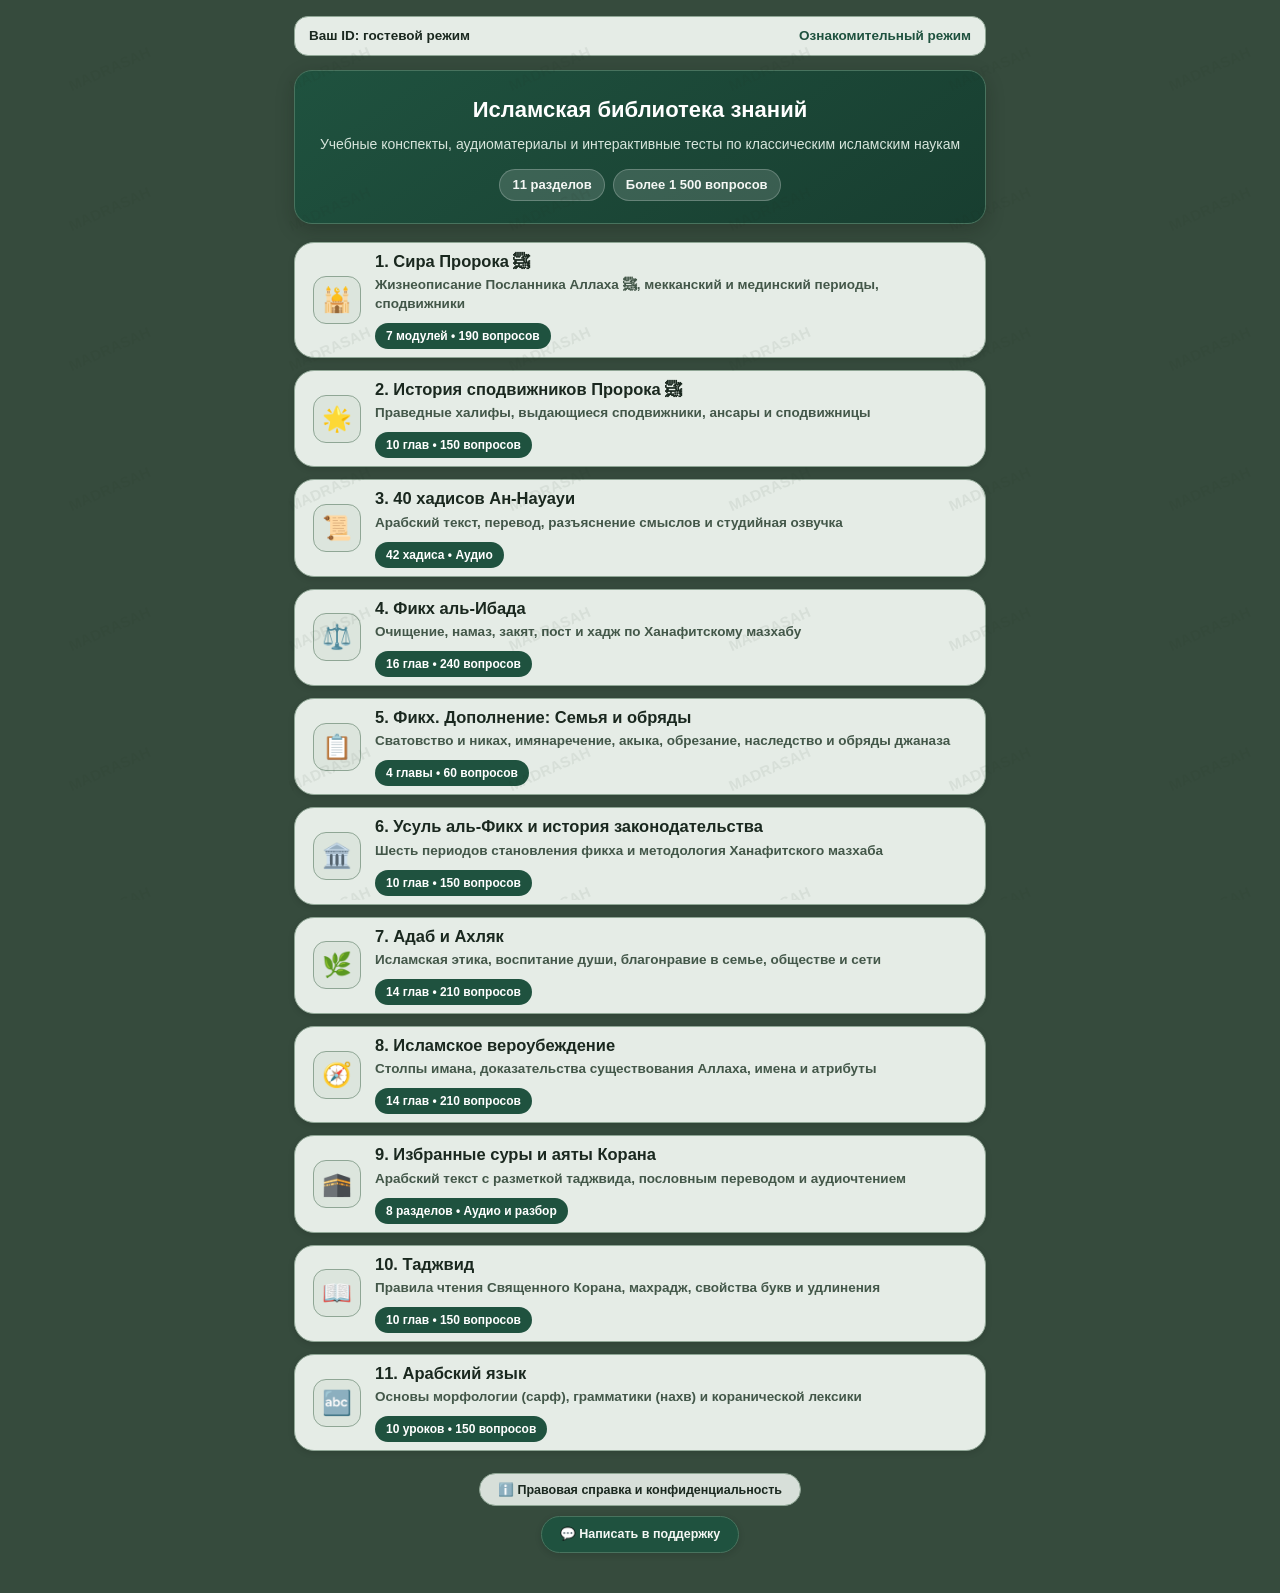
<file: index.html>
<!DOCTYPE html>
<html lang="ru">
<head>
  <meta charset="UTF-8" />
  <meta name="viewport" content="width=device-width, initial-scale=1.0, maximum-scale=1.0, user-scalable=no" />
  <title>Исламская библиотека знаний</title>
  <script src="https://telegram.org/js/telegram-web-app.js"></script>
  <link rel="stylesheet" href="style.css?v=20261204" />
  <script src="auth.js?v=20261204"></script>
  <style>
    .id-bar {
      display: flex;
      justify-content: space-between;
      align-items: center;
      background: #E5ECE6;
      border: 1px solid #8FA695;
      border-radius: 14px;
      padding: 9px 14px;
      margin-bottom: 14px;
      font-size: 13.5px;
      font-weight: 600;
      color: #1A281F;
    }

    .id-status {
      color: #1F523F;
      font-weight: 700;
    }

    .main-hero {
      background: linear-gradient(145deg, #1F523F 0%, #183E30 100%);
      color: #F4F7F4;
      border-radius: 18px;
      padding: 22px 18px;
      text-align: center;
      margin-bottom: 18px;
      border: 1px solid #48735E;
      box-shadow: 0 6px 18px rgba(14, 22, 17, 0.25);
    }

    .main-hero h1 {
      margin: 0 0 8px;
      font-size: 22px;
      font-weight: 700;
      color: #FFFFFF;
    }

    .main-hero p {
      margin: 0;
      font-size: 14px;
      color: #D7E5DC;
    }

    .courses-list {
      display: flex;
      flex-direction: column;
      align-items: stretch;
      gap: 12px;
      width: 100%;
    }

    .course-card {
      display: flex !important;
      flex-direction: row !important;
      align-items: flex-start !important;
      gap: 14px !important;
      width: 100% !important;
      background: #E5ECE6 !important;
      border: 1px solid #8FA695 !important;
      border-radius: 16px !important;
      padding: 15px !important;
      text-decoration: none !important;
      color: #1A281F !important;
      box-shadow: 0 4px 12px rgba(14, 22, 17, 0.14) !important;
      transition: transform 0.12s ease;
    }

    .course-card:active {
      transform: scale(0.99);
    }

    .course-icon {
      flex-shrink: 0;
      width: 48px;
      height: 48px;
      border-radius: 13px;
      background: #DCE5DD;
      border: 1px solid #8FA695;
      display: flex;
      align-items: center;
      justify-content: center;
      font-size: 24px;
    }

    .course-body {
      flex: 1;
      min-width: 0;
      display: flex;
      flex-direction: column;
      align-items: flex-start;
    }

    .course-title {
      font-size: 16.5px;
      font-weight: 700;
      color: #1A281F;
      margin: 0 0 4px;
      line-height: 1.3;
    }

    .course-desc {
      font-size: 13.5px;
      color: #435749;
      margin: 0 0 9px;
      line-height: 1.4;
    }

    .course-badge {
      display: inline-block;
      background: #1F523F;
      color: #FFFFFF;
      font-size: 12px;
      font-weight: 600;
      padding: 4px 11px;
      border-radius: 999px;
    }

    .footer-legal {
      margin-top: 22px;
      display: flex;
      flex-direction: column;
      align-items: center;
      gap: 10px;
    }

    .legal-btn {
      display: inline-flex;
      align-items: center;
      justify-content: center;
      gap: 6px;
      background: rgba(229, 236, 230, 0.92);
      color: #1A281F;
      border: 1px solid #8FA695;
      border-radius: 999px;
      padding: 8px 18px;
      font-size: 12.5px;
      font-weight: 600;
      cursor: pointer;
    }

    .support-btn {
      display: inline-flex;
      align-items: center;
      justify-content: center;
      gap: 6px;
      background: #1F523F;
      color: #F4F7F4;
      border: 1px solid #48735E;
      border-radius: 999px;
      padding: 8px 18px;
      font-size: 12.5px;
      font-weight: 600;
      text-decoration: none;
      cursor: pointer;
      box-shadow: 0 2px 6px rgba(14, 22, 17, 0.16);
    }

    .legal-modal {
      display: none;
      position: fixed;
      inset: 0;
      background: rgba(14, 22, 17, 0.72);
      z-index: 9999;
      padding: 16px;
      align-items: center;
      justify-content: center;
    }

    .legal-modal.open {
      display: flex;
    }

    .legal-box {
      background: #E5ECE6;
      color: #1A281F;
      border: 1px solid #8FA695;
      border-radius: 16px;
      padding: 20px;
      max-width: 560px;
      width: 100%;
      max-height: 85vh;
      overflow-y: auto;
      text-align: left;
      font-size: 13.5px;
      line-height: 1.5;
    }

    .legal-box h3 {
      margin: 0 0 10px;
      font-size: 17px;
      color: #1F523F;
    }

    .legal-box ul {
      margin: 0 0 14px;
      padding-left: 18px;
    }

    .legal-box li {
      margin-bottom: 8px;
    }

    .legal-email {
      color: #1F523F;
      font-weight: 700;
      text-decoration: underline;
      word-break: break-all;
    }
  </style>
</head>
<body>
  <div class="container">
    <div class="id-bar">
      <span id="userIdDisplay">Ваш ID: определяется...</span>
      <span id="accessStatusDisplay" class="id-status">Проверка доступа</span>
    </div>

    <div class="main-hero">
      <h1>Исламская библиотека знаний</h1>
      <p>Учебные конспекты, аудиоматериалы и интерактивные тесты по классическим исламским наукам</p>
      <div class="stats-bar">
        <span class="stat-pill">11 разделов</span>
        <span class="stat-pill">Более 1 500 вопросов</span>
      </div>
    </div>

    <div class="courses-list">
      <a href="sira/index.html" class="course-card">
        <div class="course-icon">🕌</div>
        <div class="course-body">
          <div class="course-title">1. Сира Пророка ﷺ</div>
          <div class="course-desc">Жизнеописание Посланника Аллаха ﷺ, мекканский и мединский периоды, сподвижники</div>
          <span class="course-badge">7 модулей • 190 вопросов</span>
        </div>
      </a>

      <a href="sahaba/index.html" class="course-card">
        <div class="course-icon">🌟</div>
        <div class="course-body">
          <div class="course-title">2. История сподвижников Пророка ﷺ</div>
          <div class="course-desc">Праведные халифы, выдающиеся сподвижники, ансары и сподвижницы</div>
          <span class="course-badge">10 глав • 150 вопросов</span>
        </div>
      </a>

      <a href="nawawi/index.html" class="course-card">
        <div class="course-icon">📜</div>
        <div class="course-body">
          <div class="course-title">3. 40 хадисов Ан-Науауи</div>
          <div class="course-desc">Арабский текст, перевод, разъяснение смыслов и студийная озвучка</div>
          <span class="course-badge">42 хадиса • Аудио</span>
        </div>
      </a>

      <a href="fiqh/index.html" class="course-card">
        <div class="course-icon">⚖️</div>
        <div class="course-body">
          <div class="course-title">4. Фикх аль-Ибада</div>
          <div class="course-desc">Очищение, намаз, закят, пост и хадж по Ханафитскому мазхабу</div>
          <span class="course-badge">16 глав • 240 вопросов</span>
        </div>
      </a>

      <a href="fiqh_extra/index.html" class="course-card">
        <div class="course-icon">📋</div>
        <div class="course-body">
          <div class="course-title">5. Фикх. Дополнение: Семья и обряды</div>
          <div class="course-desc">Сватовство и никах, имянаречение, акыка, обрезание, наследство и обряды джаназа</div>
          <span class="course-badge">4 главы • 60 вопросов</span>
        </div>
      </a>

      <a href="usul_fiqh/index.html" class="course-card">
        <div class="course-icon">🏛️</div>
        <div class="course-body">
          <div class="course-title">6. Усуль аль-Фикх и история законодательства</div>
          <div class="course-desc">Шесть периодов становления фикха и методология Ханафитского мазхаба</div>
          <span class="course-badge">10 глав • 150 вопросов</span>
        </div>
      </a>

      <a href="adab/index.html" class="course-card">
        <div class="course-icon">🌿</div>
        <div class="course-body">
          <div class="course-title">7. Адаб и Ахляк</div>
          <div class="course-desc">Исламская этика, воспитание души, благонравие в семье, обществе и сети</div>
          <span class="course-badge">14 глав • 210 вопросов</span>
        </div>
      </a>

      <a href="aqeedah/index.html" class="course-card">
        <div class="course-icon">🧭</div>
        <div class="course-body">
          <div class="course-title">8. Исламское вероубеждение</div>
          <div class="course-desc">Столпы имана, доказательства существования Аллаха, имена и атрибуты</div>
          <span class="course-badge">14 глав • 210 вопросов</span>
        </div>
      </a>

      <a href="quran/index.html" class="course-card">
        <div class="course-icon">🕋</div>
        <div class="course-body">
          <div class="course-title">9. Избранные суры и аяты Корана</div>
          <div class="course-desc">Арабский текст с разметкой таджвида, пословным переводом и аудиочтением</div>
          <span class="course-badge">8 разделов • Аудио и разбор</span>
        </div>
      </a>

      <a href="tajweed/index.html" class="course-card">
        <div class="course-icon">📖</div>
        <div class="course-body">
          <div class="course-title">10. Таджвид</div>
          <div class="course-desc">Правила чтения Священного Корана, махрадж, свойства букв и удлинения</div>
          <span class="course-badge">10 глав • 150 вопросов</span>
        </div>
      </a>

      <a href="arabic/index.html" class="course-card">
        <div class="course-icon">🔤</div>
        <div class="course-body">
          <div class="course-title">11. Арабский язык</div>
          <div class="course-desc">Основы морфологии (сарф), грамматики (нахв) и коранической лексики</div>
          <span class="course-badge">10 уроков • 150 вопросов</span>
        </div>
      </a>
    </div>

    <div class="footer-legal">
      <button type="button" class="legal-btn" onclick="document.getElementById('legalModal').classList.add('open')">
        ℹ️ Правовая справка и конфиденциальность
      </button>
      <a id="supportLinkBtn" href="https://t.me/madrasah_support_bot" target="_blank" rel="noopener" class="support-btn">
        💬 Написать в поддержку
      </a>
    </div>
  </div>

  <div id="legalModal" class="legal-modal" onclick="if(event.target===this)this.classList.remove('open')">
    <div class="legal-box">
      <h3>Правовая справка и конфиденциальность</h3>
      <ul>
        <li><strong>Учебный характер материалов:</strong> все конспекты, аудиозаписи и тесты носят исключительно образовательный, просветительский и культурно-исторический характер, основаны на классических исламских источниках и <strong>не являются призывом к противоправным или экстремистским действиям на территории РФ</strong>.</li>
        <li><strong>Справочный статус:</strong> материалы предназначены для самопроверки знаний и не являются индивидуальными религиозно-правовыми заключениями (фетвами).</li>
        <li><strong>Защита данных (152-ФЗ):</strong> приложение не собирает и не хранит на сторонних серверах фамилии, номера телефонов или адреса пользователей. Прогресс сохраняется локально в памяти вашего устройства.</li>
        <li><strong>Дополнительный канал связи:</strong> по официальным вопросам и предложениям вы также можете написать на электронную почту <a href="mailto:abugaisha@gmail.com" class="legal-email">abugaisha@gmail.com</a>.</li>
      </ul>
      <button type="button" class="btn btn-primary" onclick="document.getElementById('legalModal').classList.remove('open')">Закрыть</button>
    </div>
  </div>

  <script>
    const SUPPORT_USERNAME = "madrasah_support_bot";

    document.addEventListener("DOMContentLoaded", function () {
      const params = new URLSearchParams(window.location.search);
      let uid = params.get("uid");
      if (!uid && window.Telegram && window.Telegram.WebApp && window.Telegram.WebApp.initDataUnsafe && window.Telegram.WebApp.initDataUnsafe.user) {
        uid = String(window.Telegram.WebApp.initDataUnsafe.user.id);
      }
      if (!uid) {
        uid = localStorage.getItem("madrasah_uid") || "";
      }
      if (uid) {
        localStorage.setItem("madrasah_uid", uid);
        document.getElementById("userIdDisplay").textContent = "Ваш ID: " + uid;
        document.querySelectorAll(".course-card").forEach(function (link) {
          const base = link.getAttribute("href").split("?")[0];
          link.setAttribute("href", base + "?uid=" + encodeURIComponent(uid));
        });
      } else {
        document.getElementById("userIdDisplay").textContent = "Ваш ID: гостевой режим";
      }

      const supportBtn = document.getElementById("supportLinkBtn");
      if (supportBtn && SUPPORT_USERNAME) {
        const cleanUser = SUPPORT_USERNAME.replace(/^@/, "");
        const tgUrl = "https://t.me/" + cleanUser;
        supportBtn.href = tgUrl;
        supportBtn.addEventListener("click", function (e) {
          if (window.Telegram && window.Telegram.WebApp && typeof window.Telegram.WebApp.openTelegramLink === "function") {
            e.preventDefault();
            window.Telegram.WebApp.openTelegramLink(tgUrl);
          }
        });
      }

      const statusEl = document.getElementById("accessStatusDisplay");
      if (statusEl && statusEl.textContent === "Проверка доступа") {
        statusEl.textContent = uid ? "Доступ активен" : "Пробный режим";
      }
    });
  </script>
</body>
</html>
</file>
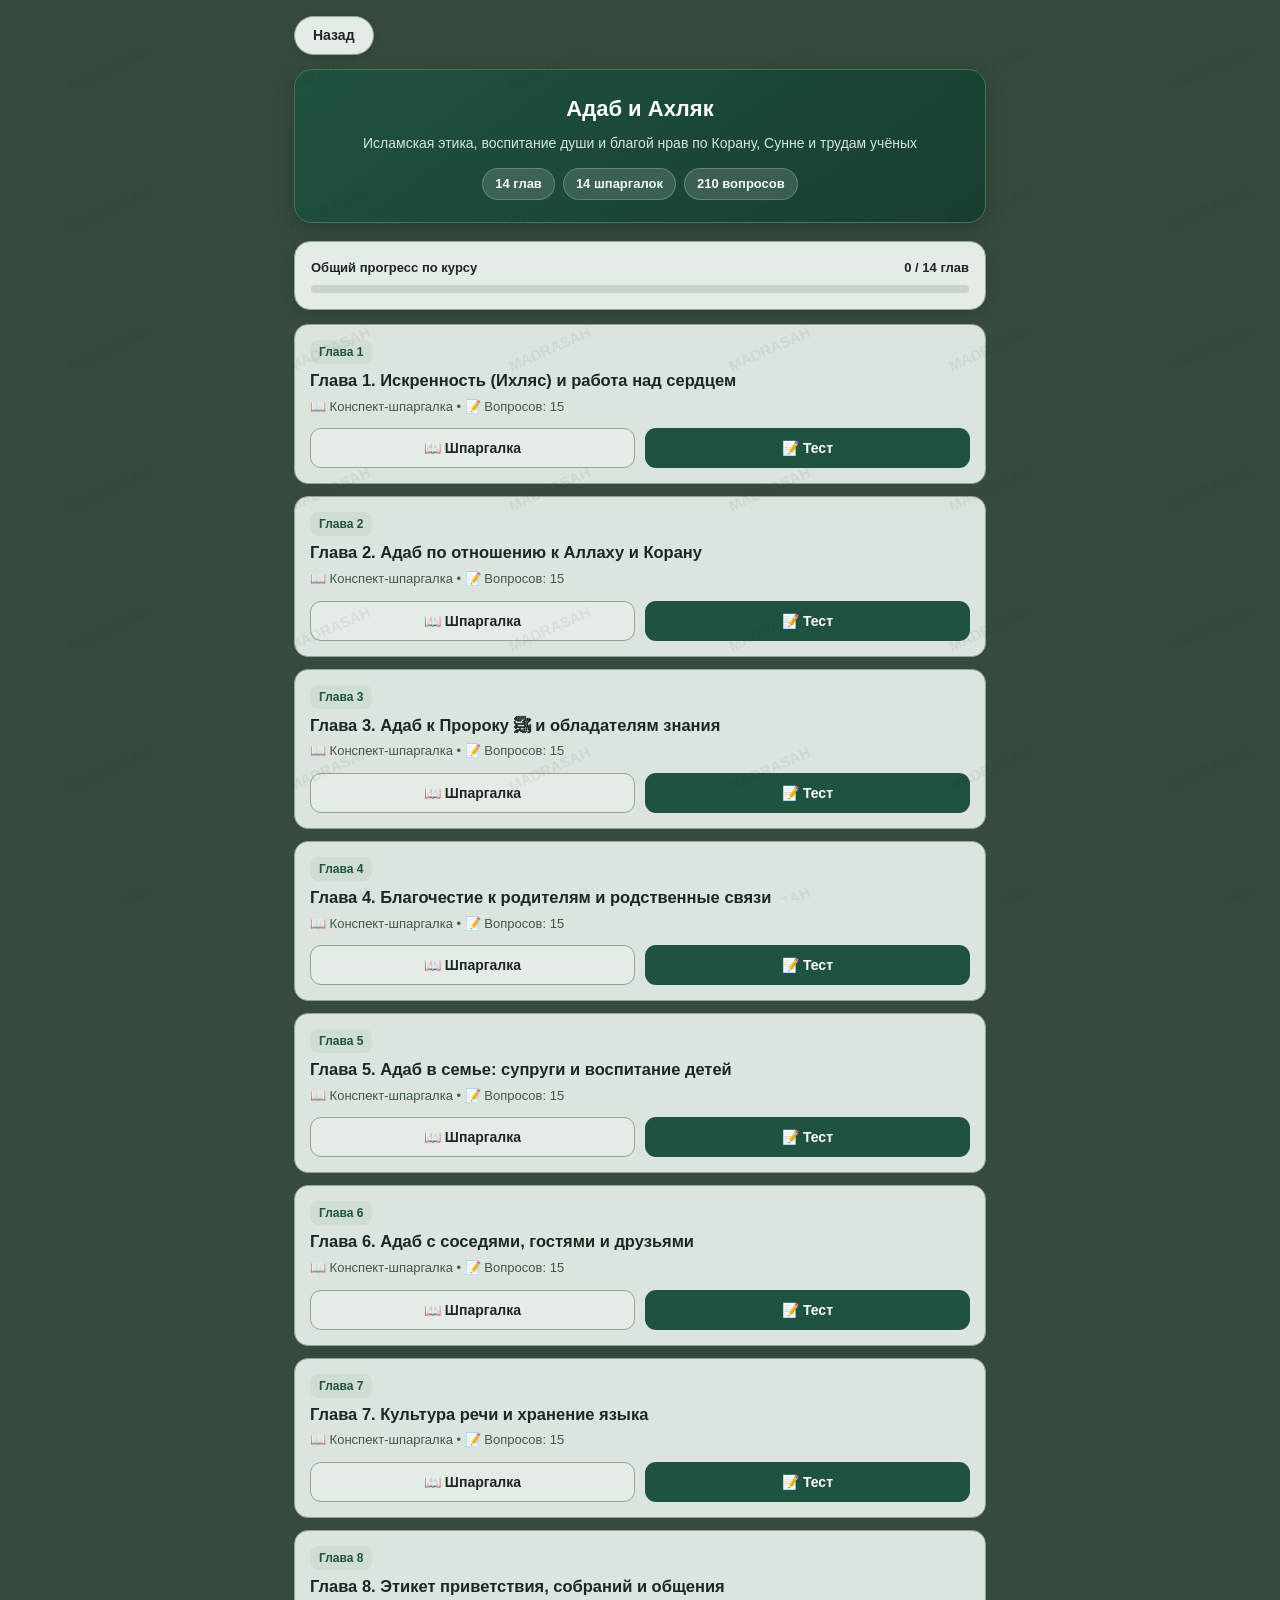
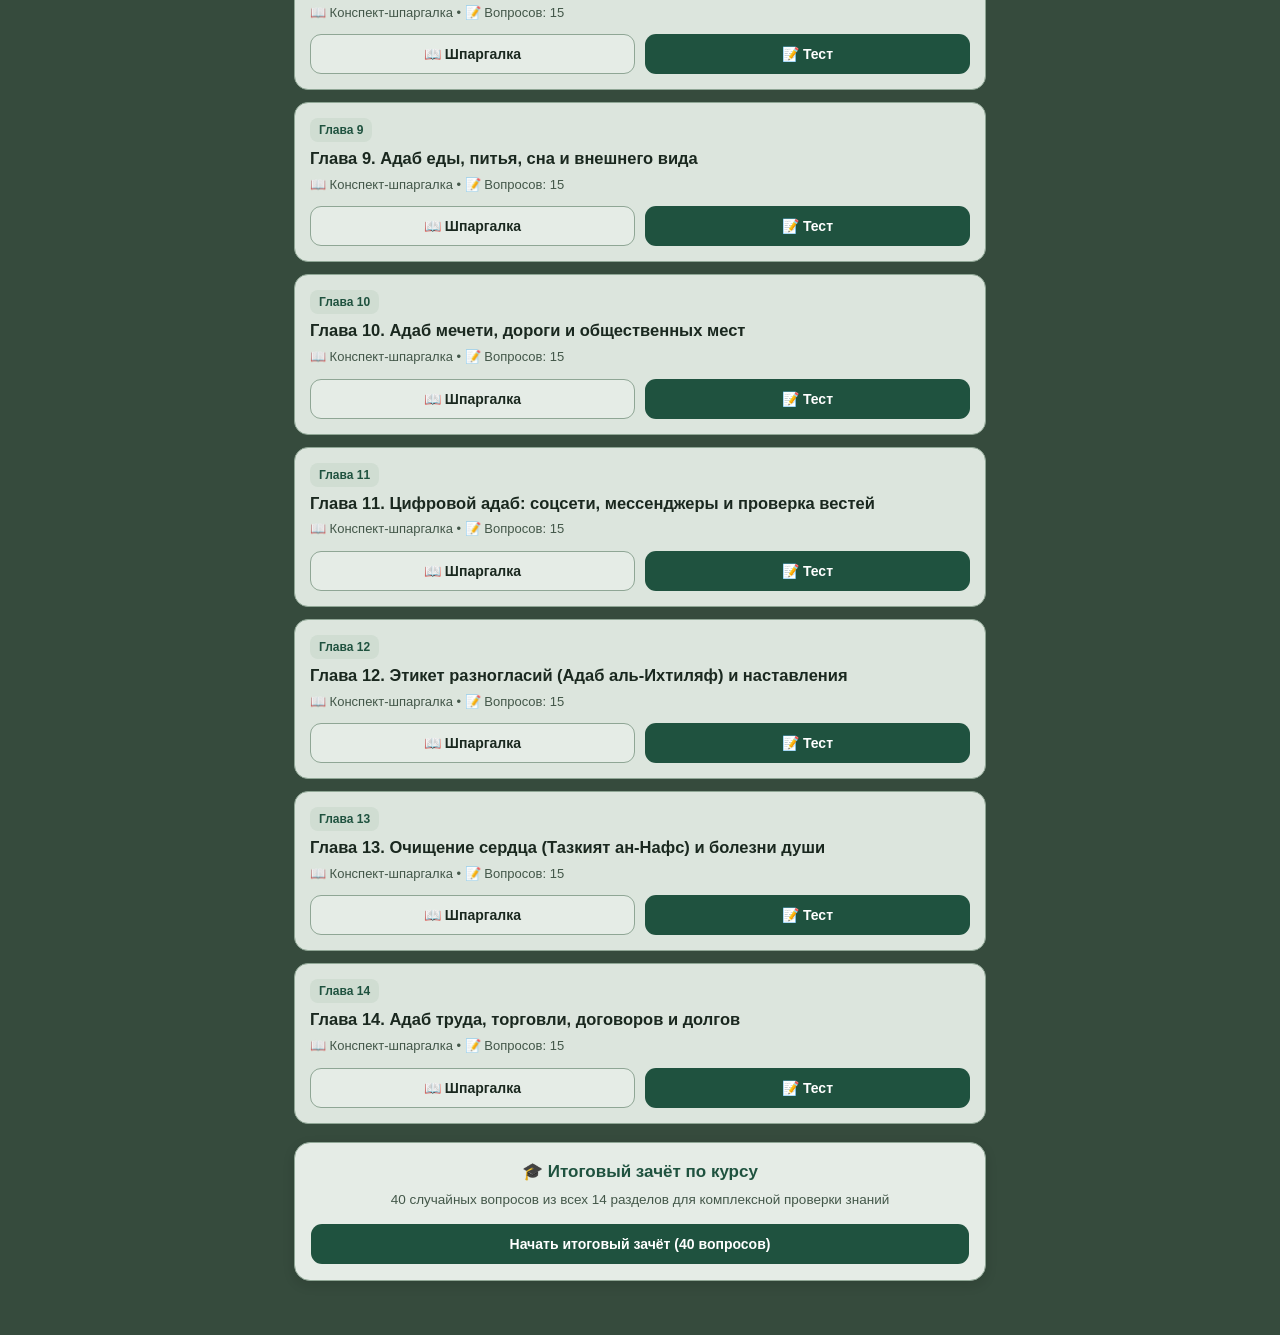
<file: adab/index.html>
<!DOCTYPE html>
<html lang="ru">
<head>
  <meta charset="UTF-8" />
  <meta name="viewport" content="width=device-width, initial-scale=1.0, maximum-scale=1.0, user-scalable=no" />
  <title>Адаб и Ахляк — Исламская этика и воспитание души</title>
  <script src="https://telegram.org/js/telegram-web-app.js"></script>
  <link rel="stylesheet" href="../style.css?v=20261128" />
  <script src="../auth.js?v=20261128"></script>
  <style>
    .hidden { display: none !important; }

    .progress-wrap {
      background: #E5ECE6;
      border: 1px solid #8FA695;
      border-radius: 14px;
      padding: 12px 14px;
      margin-bottom: 16px;
    }

    .progress-header {
      display: flex;
      justify-content: space-between;
      font-size: 13px;
      font-weight: 700;
      color: #1A281F;
      margin-bottom: 8px;
    }

    .progress-bar {
      height: 8px;
      background: #C7D4C9;
      border-radius: 999px;
      overflow: hidden;
    }

    .progress-fill {
      height: 100%;
      background: #1F523F;
      width: 0%;
      transition: width 0.3s ease;
    }

    .chapter-badge {
      display: inline-block;
      font-size: 12px;
      font-weight: 700;
      padding: 3px 9px;
      border-radius: 8px;
      background: #D0DDD2;
      color: #1F523F;
    }

    .chapter-badge.done {
      background: #C7DFC9;
      color: #16301B;
    }

    .quiz-header {
      display: flex;
      justify-content: space-between;
      align-items: center;
      gap: 8px;
      margin-bottom: 12px;
      padding-bottom: 10px;
      border-bottom: 1px solid #8FA695;
      flex-wrap: wrap;
    }

    .quiz-counter {
      font-size: 13.5px;
      font-weight: 700;
      color: #1F523F;
    }

    .q-text {
      font-size: 16.5px;
      font-weight: 700;
      color: #1A281F;
      margin-bottom: 16px;
      line-height: 1.45;
    }

    .options {
      display: flex;
      flex-direction: column;
      gap: 10px;
    }

    .exp-box {
      margin-top: 14px;
      padding: 13px 14px;
      border-radius: 12px;
      background: #D6E1D8;
      border-left: 4px solid #1F523F;
      font-size: 14px;
      color: #1A281F;
      line-height: 1.5;
    }

    .source-tag {
      display: block;
      margin-top: 6px;
      font-size: 12.5px;
      color: #435749;
      font-style: italic;
    }

    .cheat-body h3 {
      margin-top: 0;
      color: #1F523F;
      font-size: 18px;
      border-bottom: 1px solid #8FA695;
      padding-bottom: 8px;
    }

    .cheat-body h4 {
      margin: 14px 0 6px;
      color: #1A281F;
      font-size: 15px;
    }

    .cheat-body ul, .cheat-body ol {
      padding-left: 20px;
      margin: 8px 0;
    }

    .cheat-body li {
      margin-bottom: 7px;
      font-size: 14.5px;
      line-height: 1.5;
    }

    .result-score {
      font-size: 32px;
      font-weight: 800;
      color: #1F523F;
      margin: 10px 0;
    }
  </style>
</head>
<body>
  <div class="container">
    <div class="top-nav">
      <a class="back-btn" id="backLink" href="../index.html">Назад</a>
    </div>

    <div id="menuView">
      <div class="course-header">
        <h1>Адаб и Ахляк</h1>
        <p>Исламская этика, воспитание души и благой нрав по Корану, Сунне и трудам учёных</p>
        <div class="stats-bar">
          <span class="stat-pill" id="statChapters">14 глав</span>
          <span class="stat-pill" id="statCheats">0 шпаргалок</span>
          <span class="stat-pill" id="statQuestions">0 вопросов</span>
        </div>
      </div>

      <div class="progress-wrap">
        <div class="progress-header">
          <span>Общий прогресс по курсу</span>
          <span id="overallProgressText">0 / 14 глав</span>
        </div>
        <div class="progress-bar">
          <div class="progress-fill" id="overallProgressFill"></div>
        </div>
      </div>

      <div id="chaptersList"></div>

      <div class="card" style="text-align:center;margin-top:18px;">
        <h3 style="margin:0 0 6px;font-size:17px;color:#1F523F;">🎓 Итоговый зачёт по курсу</h3>
        <p style="margin:0 0 14px;font-size:13.5px;color:#435749;">40 случайных вопросов из всех 14 разделов для комплексной проверки знаний</p>
        <button class="btn btn-primary" id="startExamBtn" onclick="startExam()">Начать итоговый зачёт (40 вопросов)</button>
      </div>
    </div>

    <div class="card hidden" id="cheatView">
      <div style="display:flex;justify-content:space-between;align-items:center;gap:10px;margin-bottom:14px;">
        <button class="back-btn" onclick="backToMenu()">Назад к главам</button>
        <button class="btn btn-primary" id="cheatToTestBtn" style="width:auto;padding:9px 16px;" onclick="startTestFromCheat()">📝 Перейти к тесту</button>
      </div>
      <div class="cheat-body" id="cheatBody"></div>
    </div>

    <div class="card hidden" id="quizView">
      <div class="quiz-header">
        <button class="back-btn" style="padding:6px 14px;font-size:13px;" onclick="backToMenu()">Назад к главам</button>
        <span class="quiz-counter" id="quizProgress">Вопрос 1 из 15</span>
        <button class="btn btn-cheat" id="inQuizCheatBtn" style="width:auto;padding:6px 12px;font-size:13px;" onclick="openCurrentCheat()">📖 Шпаргалка</button>
      </div>
      <div id="quizChapterLabel" style="font-size:12.5px;color:#435749;font-weight:600;margin-bottom:6px;"></div>
      <div class="q-text" id="qText"></div>
      <div class="options" id="qOptions"></div>
      <div class="exp-box hidden" id="expBox">
        <div id="expText"></div>
        <span class="source-tag" id="expSource"></span>
      </div>
      <div style="margin-top:16px;display:flex;justify-content:space-between;align-items:center;gap:10px;">
        <span id="quizScoreLive" style="font-size:13px;font-weight:600;color:#435749;">Верно: 0</span>
        <button class="btn btn-primary hidden" id="nextBtn" style="width:auto;padding:10px 18px;" onclick="nextQuestion()">Следующий вопрос</button>
      </div>
    </div>

    <div class="card hidden" id="resultView" style="text-align:center;">
      <div style="font-size:42px;" id="resultEmoji">🌟</div>
      <h2 style="margin:8px 0 4px;color:#1A281F;" id="resultTitle">Тест завершён!</h2>
      <div class="result-score" id="resultSummary">0 / 15</div>
      <p style="color:#435749;font-size:14px;margin-bottom:18px;" id="resultNote"></p>
      <div class="chapter-actions">
        <button class="btn btn-cheat" onclick="backToMenu()">К списку глав</button>
        <button class="btn btn-primary" onclick="retryQuiz()">Пройти заново</button>
      </div>
    </div>
  </div>

  <div class="modal-backdrop hidden" id="cheatModal" onclick="if(event.target===this) closeModalCheat()">
    <div class="modal-box">
      <div style="display:flex;justify-content:space-between;align-items:center;border-bottom:1px solid #8FA695;padding-bottom:10px;margin-bottom:12px;">
        <strong id="modalCheatTitle" style="color:#1F523F;">📖 Шпаргалка</strong>
        <button class="back-btn" style="padding:5px 12px;font-size:13px;" onclick="closeModalCheat()">Закрыть</button>
      </div>
      <div class="cheat-body" id="modalCheatBody"></div>
    </div>
  </div>

  <script>
    window.ADAB_DATA = window.ADAB_DATA || { cheatsheets: {}, questions: [] };
    window.ADAB_CHAPTERS_DATA = window.ADAB_CHAPTERS_DATA || {};

    window.registerAdabChapter = function(num, title, cheat, qs) {
      if (typeof num === "object" && num !== null) {
        var obj = num;
        var n = obj.id || obj.num || obj.chapter;
        if (n) {
          window.ADAB_CHAPTERS_DATA[n] = {
            title: obj.title || "",
            cheat: obj.cheat || obj.cheatsheet || "",
            questions: Array.isArray(obj.questions) ? obj.questions : []
          };
        }
        return;
      }
      if (typeof num === "number") {
        window.ADAB_CHAPTERS_DATA[num] = {
          title: title || "",
          cheat: typeof cheat === "string" ? cheat : (Array.isArray(qs) ? "" : ""),
          questions: Array.isArray(qs) ? qs : (Array.isArray(cheat) ? cheat : [])
        };
      }
    };
  </script>
  <script src="adab_part1.js?v=20261128"></script>
  <script src="adab_part2.js?v=20261128"></script>
  <script src="adab_part3a.js?v=20261128"></script>
  <script src="adab_part3b.js?v=20261128"></script>
  <script src="adab_part4a.js?v=20261128"></script>
  <script src="adab_part4b.js?v=20261128"></script>

  <script>
    if (typeof protectCoursePage === "function") {
      protectCoursePage("adab");
    }

    (function syncBackLink() {
      const p = new URLSearchParams(window.location.search);
      const uid = p.get("uid") || p.get("id");
      if (uid) {
        document.getElementById("backLink").href = "../index.html?uid=" + encodeURIComponent(uid);
      }
    })();

    const CHAPTERS = [
      { num: 1,  title: "Глава 1. Искренность (Ихляс) и работа над сердцем", keys: ["искренност", "ихляс", "сердц", "глава 1"] },
      { num: 2,  title: "Глава 2. Адаб по отношению к Аллаху и Корану", keys: ["аллаху и корану", "корану", "глава 2"] },
      { num: 3,  title: "Глава 3. Адаб к Пророку ﷺ и обладателям знания", keys: ["пророку", "знания", "учёным", "глава 3"] },
      { num: 4,  title: "Глава 4. Благочестие к родителям и родственные связи", keys: ["родителям", "родственн", "валидайн", "глава 4"] },
      { num: 5,  title: "Глава 5. Адаб в семье: супруги и воспитание детей", keys: ["семье", "супруг", "дет", "глава 5"] },
      { num: 6,  title: "Глава 6. Адаб с соседями, гостями и друзьями", keys: ["сосед", "гост", "друз", "глава 6"] },
      { num: 7,  title: "Глава 7. Культура речи и хранение языка", keys: ["речи", "язык", "гыйб", "глава 7"] },
      { num: 8,  title: "Глава 8. Этикет приветствия, собраний и общения", keys: ["приветств", "собрани", "общен", "салям", "глава 8"] },
      { num: 9,  title: "Глава 9. Адаб еды, питья, сна и внешнего вида", keys: ["еды", "питья", "сна", "внешнего", "глава 9"] },
      { num: 10, title: "Глава 10. Адаб мечети, дороги и общественных мест", keys: ["мечети", "дороги", "обществен", "глава 10"] },
      { num: 11, title: "Глава 11. Цифровой адаб: соцсети, мессенджеры и проверка вестей", keys: ["цифров", "соцсет", "мессендж", "новост", "тасаббут", "глава 11"] },
      { num: 12, title: "Глава 12. Этикет разногласий (Адаб аль-Ихтиляф) и наставления", keys: ["разноглас", "ихтиляф", "наставлен", "насиха", "глава 12"] },
      { num: 13, title: "Глава 13. Очищение сердца (Тазкият ан-Нафс) и болезни души", keys: ["очищен", "тазкият", "болезн", "хасад", "завист", "глава 13"] },
      { num: 14, title: "Глава 14. Адаб труда, торговли, договоров и долгов", keys: ["труд", "торгов", "договор", "долг", "финанс", "глава 14"] }
    ];

    function detectChapterNum(rawStr) {
      if (typeof rawStr === "number" && rawStr >= 1 && rawStr <= 14) return rawStr;
      if (!rawStr) return null;
      const s = String(rawStr).toLowerCase();
      const numMatch = s.match(/глава\s*(\d+)/);
      if (numMatch) {
        const parsed = parseInt(numMatch[1], 10);
        if (parsed >= 1 && parsed <= 14) return parsed;
      }
      for (const ch of CHAPTERS) {
        for (const k of ch.keys) {
          if (s.includes(k)) return ch.num;
        }
      }
      return null;
    }

    const mappedCheats = {};
    const mappedQuestions = {};
    for (let i = 1; i <= 14; i++) mappedQuestions[i] = [];

    function collectData() {
      Object.keys(window.ADAB_CHAPTERS_DATA).forEach(k => {
        const num = Number(k);
        const item = window.ADAB_CHAPTERS_DATA[k];
        if (num >= 1 && num <= 14 && item) {
          if (item.cheat && !mappedCheats[num]) mappedCheats[num] = item.cheat;
          if (Array.isArray(item.questions)) {
            item.questions.forEach(q => {
              if (q && (q.question || q.q)) {
                mappedQuestions[num].push({
                  chapter: CHAPTERS[num - 1].title,
                  question: q.question || q.q,
                  options: q.options || q.a || [],
                  correct: typeof q.correct === "number" ? q.correct : (typeof q.c === "number" ? q.c : 0),
                  explanation: q.explanation || q.exp || "",
                  source: q.source || ""
                });
              }
            });
          }
        }
      });

      const sources = [
        window.ADAB_DATA,
        window.adabData,
        window.QUIZ_DATA,
        { cheatsheets: window.cheatsheets, questions: window.questions || window.allQuestions }
      ];

      const seenQ = new Set();
      Object.values(mappedQuestions).flat().forEach(q => seenQ.add(q.question));

      sources.forEach(src => {
        if (!src) return;
        if (src.cheatsheets && typeof src.cheatsheets === "object") {
          Object.entries(src.cheatsheets).forEach(([k, html]) => {
            if (!html) return;
            const num = detectChapterNum(k) || detectChapterNum(html.slice(0, 180));
            if (num && !mappedCheats[num]) {
              mappedCheats[num] = html;
            }
          });
        }
        if (Array.isArray(src.questions)) {
          src.questions.forEach(q => {
            const qText = q && (q.question || q.q);
            if (!qText || seenQ.has(qText)) return;
            const num = detectChapterNum(q.chapterId || q.num) || detectChapterNum(q.chapter) || detectChapterNum(q.topic) || detectChapterNum(qText);
            if (num && mappedQuestions[num]) {
              seenQ.add(qText);
              mappedQuestions[num].push({
                chapter: CHAPTERS[num - 1].title,
                question: qText,
                options: q.options || q.a || [],
                correct: typeof q.correct === "number" ? q.correct : (typeof q.c === "number" ? q.c : 0),
                explanation: q.explanation || q.exp || "",
                source: q.source || ""
              });
            }
          });
        }
      });
    }

    let progressStore = {};
    try {
      progressStore = JSON.parse(localStorage.getItem("adab_progress_v2") || localStorage.getItem("adab_progress_v1") || "{}");
    } catch (e) {}

    function renderMenu() {
      collectData();
      const list = document.getElementById("chaptersList");
      list.innerHTML = "";

      let totalCheats = 0;
      let totalQs = 0;
      let completedCount = 0;

      CHAPTERS.forEach(ch => {
        const qs = mappedQuestions[ch.num] || [];
        const hasCheat = Boolean(mappedCheats[ch.num]);
        if (hasCheat) totalCheats++;
        totalQs += qs.length;

        const saved = progressStore[ch.num];
        const isDone = typeof saved === "number" && saved >= 70;
        if (isDone) completedCount++;

        const card = document.createElement("div");
        card.className = "chapter-card";
        card.innerHTML = `
          <div class="chapter-info">
            <div style="display:flex;justify-content:space-between;align-items:center;margin-bottom:4px;">
              <span class="chapter-badge ${isDone ? "done" : ""}">${isDone ? "✓ Пройдено" : "Глава " + ch.num}</span>
              ${typeof saved === "number" ? `<span style="font-size:12px;font-weight:700;color:#1F523F;">Лучший: ${saved}%</span>` : ""}
            </div>
            <div class="chapter-title">${ch.title}</div>
            <div class="chapter-meta">${hasCheat ? "📖 Конспект-шпаргалка • " : ""}📝 Вопросов: ${qs.length}</div>
          </div>
          <div class="chapter-actions ${!hasCheat ? "single" : ""}">
            ${hasCheat ? `<button class="btn btn-cheat" onclick="openCheat(${ch.num})">📖 Шпаргалка</button>` : ""}
            <button class="btn btn-primary" ${qs.length === 0 ? 'disabled style="opacity:0.55;"' : ''} onclick="startChapter(${ch.num})">
              ${qs.length > 0 ? "📝 Тест" : "⏳ Ожидает загрузки"}
            </button>
          </div>
        `;
        list.appendChild(card);
      });

      document.getElementById("statChapters").textContent = "14 глав";
      document.getElementById("statCheats").textContent = `${totalCheats} шпаргалок`;
      document.getElementById("statQuestions").textContent = `${totalQs} вопросов`;
      document.getElementById("overallProgressText").textContent = `${completedCount} / 14 глав`;
      document.getElementById("overallProgressFill").style.width = `${Math.round((completedCount / 14) * 100)}%`;

      const examBtn = document.getElementById("startExamBtn");
      examBtn.disabled = totalQs < 20;
      examBtn.style.opacity = totalQs < 20 ? "0.55" : "1";
    }

    let viewedCheatNum = null;

    function openCheat(num) {
      viewedCheatNum = num;
      document.getElementById("cheatBody").innerHTML = mappedCheats[num] || "<p>Конспект скоро будет добавлен.</p>";
      const qs = mappedQuestions[num] || [];
      document.getElementById("cheatToTestBtn").style.display = qs.length > 0 ? "inline-flex" : "none";
      document.getElementById("menuView").classList.add("hidden");
      document.getElementById("quizView").classList.add("hidden");
      document.getElementById("resultView").classList.add("hidden");
      document.getElementById("cheatView").classList.remove("hidden");
      window.scrollTo({ top: 0, behavior: "smooth" });
    }

    function startTestFromCheat() {
      if (viewedCheatNum) startChapter(viewedCheatNum);
    }

    let activeChapterNum = null;
    let activeQuestions = [];
    let qIdx = 0;
    let score = 0;
    let slotCursor = 0;

    function buildBalancedOptions(q) {
      const opts = Array.isArray(q.options) ? q.options : [];
      const corrIdx = typeof q.correct === "number" ? q.correct : 0;
      const items = opts.map((text, idx) => ({
        text: text,
        isCorrect: idx === corrIdx
      }));

      if (items.length < 2) return items;

      const correctItem = items.find(i => i.isCorrect) || items[0];
      const wrongItems = items.filter(i => i !== correctItem);

      for (let i = wrongItems.length - 1; i > 0; i--) {
        const j = Math.floor(Math.random() * (i + 1));
        [wrongItems[i], wrongItems[j]] = [wrongItems[j], wrongItems[i]];
      }

      const targetPos = (slotCursor + Math.floor(Math.random() * items.length)) % items.length;
      slotCursor++;

      const result = [];
      let wPtr = 0;
      for (let i = 0; i < items.length; i++) {
        if (i === targetPos) result.push(correctItem);
        else result.push(wrongItems[wPtr++]);
      }
      return result;
    }

    function startChapter(num) {
      const qs = mappedQuestions[num] || [];
      if (!qs.length) return;
      activeChapterNum = num;
      activeQuestions = [...qs].sort(() => Math.random() - 0.5);
      launchQuiz();
    }

    function startExam() {
      const all = Object.values(mappedQuestions).flat();
      if (!all.length) return;
      activeChapterNum = "exam";
      activeQuestions = [...all].sort(() => Math.random() - 0.5).slice(0, 40);
      launchQuiz();
    }

    function launchQuiz() {
      qIdx = 0;
      score = 0;
      document.getElementById("menuView").classList.add("hidden");
      document.getElementById("cheatView").classList.add("hidden");
      document.getElementById("resultView").classList.add("hidden");
      document.getElementById("quizView").classList.remove("hidden");

      const cheatBtn = document.getElementById("inQuizCheatBtn");
      if (typeof activeChapterNum === "number" && mappedCheats[activeChapterNum]) {
        cheatBtn.style.display = "inline-flex";
      } else {
        cheatBtn.style.display = "none";
      }
      renderQuestion();
      window.scrollTo({ top: 0, behavior: "smooth" });
    }

    function openCurrentCheat() {
      if (typeof activeChapterNum === "number" && mappedCheats[activeChapterNum]) {
        const ch = CHAPTERS.find(c => c.num === activeChapterNum);
        document.getElementById("modalCheatTitle").textContent = "📖 " + (ch ? ch.title : "Шпаргалка");
        document.getElementById("modalCheatBody").innerHTML = mappedCheats[activeChapterNum];
        document.getElementById("cheatModal").classList.remove("hidden");
      }
    }

    function closeModalCheat() {
      document.getElementById("cheatModal").classList.add("hidden");
    }

    function renderQuestion() {
      const q = activeQuestions[qIdx];
      document.getElementById("quizProgress").textContent = `Вопрос ${qIdx + 1} из ${activeQuestions.length}`;
      document.getElementById("quizScoreLive").textContent = `Верно: ${score}`;
      document.getElementById("quizChapterLabel").textContent = q.chapter || "";
      document.getElementById("qText").textContent = q.question;

      const optsDiv = document.getElementById("qOptions");
      optsDiv.innerHTML = "";
      document.getElementById("expBox").classList.add("hidden");
      document.getElementById("nextBtn").classList.add("hidden");

      const preparedOptions = buildBalancedOptions(q);

      preparedOptions.forEach(optObj => {
        const b = document.createElement("button");
        b.className = "option-btn";
        b.textContent = optObj.text;
        b.dataset.correct = optObj.isCorrect ? "1" : "0";
        b.onclick = () => selectAnswer(b, q);
        optsDiv.appendChild(b);
      });
    }

    function selectAnswer(clickedBtn, q) {
      const btns = document.querySelectorAll("#qOptions .option-btn");
      btns.forEach(b => {
        b.disabled = true;
        if (b.dataset.correct === "1") {
          b.classList.add("correct");
        }
      });

      if (clickedBtn.dataset.correct === "1") {
        score++;
      } else {
        clickedBtn.classList.add("wrong");
      }

      document.getElementById("quizScoreLive").textContent = `Верно: ${score}`;

      if (q.explanation || q.source) {
        document.getElementById("expText").innerHTML = q.explanation ? `<strong>Разбор:</strong> ${q.explanation}` : "";
        document.getElementById("expSource").textContent = q.source ? `Источник: ${q.source}` : "";
        document.getElementById("expBox").classList.remove("hidden");
      }

      const nextBtn = document.getElementById("nextBtn");
      nextBtn.classList.remove("hidden");
      nextBtn.textContent = (qIdx === activeQuestions.length - 1) ? "Завершить тест" : "Следующий вопрос";
    }

    function nextQuestion() {
      qIdx++;
      if (qIdx < activeQuestions.length) renderQuestion();
      else finishQuiz();
    }

    function finishQuiz() {
      document.getElementById("quizView").classList.add("hidden");
      document.getElementById("resultView").classList.remove("hidden");

      const pct = Math.round((score / activeQuestions.length) * 100);
      if (typeof activeChapterNum === "number") {
        const prev = progressStore[activeChapterNum] || 0;
        if (pct > prev) {
          progressStore[activeChapterNum] = pct;
          localStorage.setItem("adab_progress_v2", JSON.stringify(progressStore));
        }
      }

      let note = "Рекомендуем ещё раз прочитать конспект-шпаргалку и повторить тест.";
      let emoji = "📖";
      if (pct >= 85) {
        note = "Ма шаа Аллах! Отличное знание исламской этики и правил благонравия.";
        emoji = "🌟";
      } else if (pct >= 65) {
        note = "Хороший результат! Закрепите оставшиеся тонкости по шпаргалке.";
        emoji = "👍";
      }

      document.getElementById("resultEmoji").textContent = emoji;
      document.getElementById("resultSummary").textContent = `${score} / ${activeQuestions.length} (${pct}%)`;
      document.getElementById("resultNote").textContent = note;
      window.scrollTo({ top: 0, behavior: "smooth" });
    }

    function retryQuiz() {
      activeQuestions.sort(() => Math.random() - 0.5);
      launchQuiz();
    }

    function backToMenu() {
      document.getElementById("quizView").classList.add("hidden");
      document.getElementById("cheatView").classList.add("hidden");
      document.getElementById("resultView").classList.add("hidden");
      document.getElementById("menuView").classList.remove("hidden");
      renderMenu();
      window.scrollTo({ top: 0, behavior: "smooth" });
    }

    document.addEventListener("DOMContentLoaded", renderMenu);
  </script>
</body>
</html>
</file>
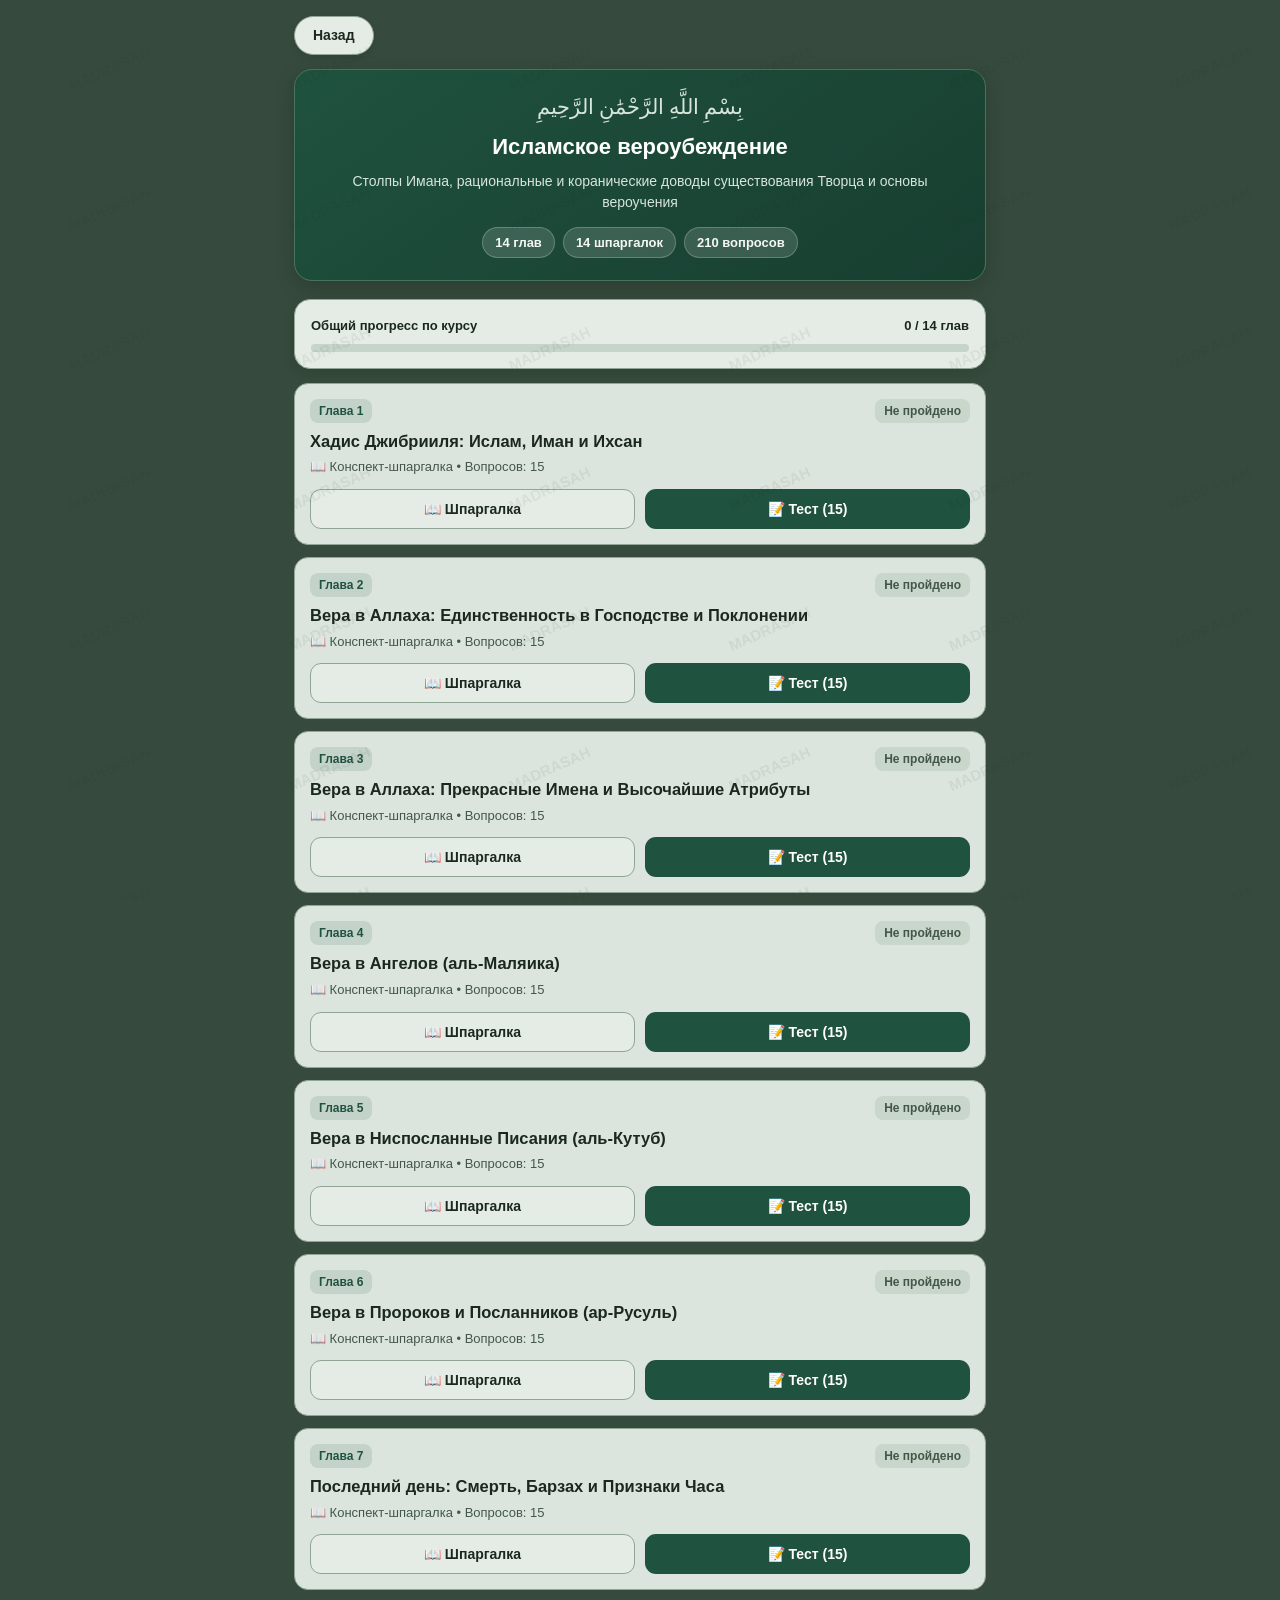
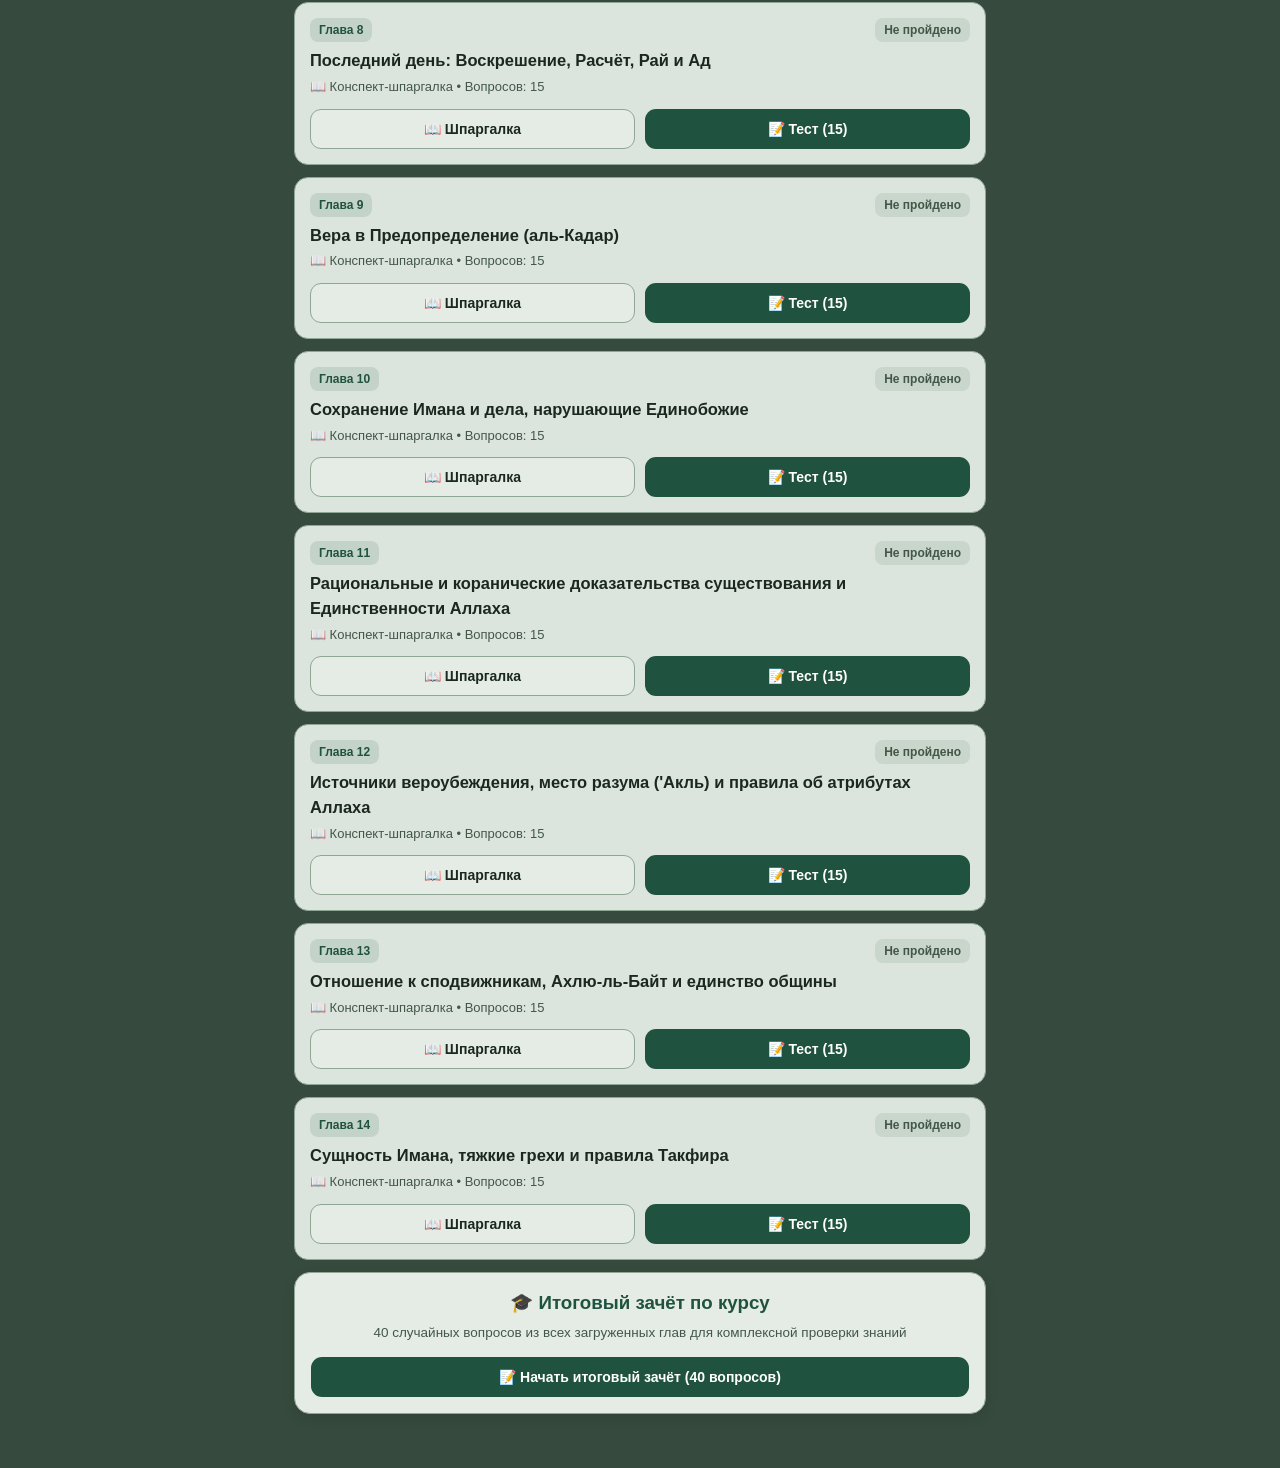
<file: aqeedah/index.html>
<!DOCTYPE html>
<html lang="ru">
<head>
  <meta charset="UTF-8" />
  <meta name="viewport" content="width=device-width, initial-scale=1.0, maximum-scale=1.0, user-scalable=no" />
  <title>Исламское вероубеждение</title>
  <script src="https://telegram.org/js/telegram-web-app.js"></script>
  <link rel="stylesheet" href="../style.css?v=20261204" />
  <script src="../auth.js?v=20261204"></script>
  <style>
    .hero-arabic {
      font-size: 21px;
      text-align: center;
      margin-bottom: 6px;
      font-family: "Amiri", "Scheherazade New", "Traditional Arabic", serif;
      color: #D7E5DC;
      direction: rtl;
    }

    .progress-wrap {
      background: var(--card-bg);
      border: 1px solid var(--border-color);
      border-radius: 14px;
      padding: 12px 14px;
      margin-bottom: 14px;
    }

    .progress-header {
      display: flex;
      justify-content: space-between;
      font-size: 13px;
      font-weight: 700;
      margin-bottom: 8px;
      color: var(--text-main);
    }

    .progress-bar {
      height: 8px;
      background: rgba(143, 166, 149, 0.35);
      border-radius: 999px;
      overflow: hidden;
    }

    .progress-fill {
      height: 100%;
      background: var(--primary);
      width: 0%;
      transition: width 0.35s ease;
    }

    .chapter-top {
      display: flex;
      justify-content: space-between;
      align-items: center;
      gap: 8px;
      margin-bottom: 6px;
    }

    .chapter-num {
      display: inline-block;
      background: rgba(31, 82, 63, 0.12);
      color: var(--primary);
      font-size: 12px;
      font-weight: 700;
      padding: 3px 9px;
      border-radius: 8px;
    }

    .chapter-badge {
      font-size: 12px;
      font-weight: 700;
      padding: 3px 9px;
      border-radius: 8px;
      background: rgba(143, 166, 149, 0.25);
      color: var(--text-muted);
      white-space: nowrap;
    }

    .chapter-badge.done {
      background: #C7DFC9;
      color: #16301B;
    }

    .cheat-content h3 {
      margin-top: 0;
      color: var(--primary);
      font-size: 18px;
      border-bottom: 1px solid var(--border-color);
      padding-bottom: 10px;
    }

    .cheat-content h4 {
      margin: 14px 0 6px;
      font-size: 15.5px;
      color: var(--primary);
    }

    .cheat-content ul, .cheat-content ol {
      padding-left: 20px;
      margin: 8px 0;
    }

    .cheat-content li {
      margin-bottom: 7px;
      font-size: 14.5px;
    }

    .quiz-header {
      display: flex;
      justify-content: space-between;
      align-items: center;
      gap: 8px;
      margin-bottom: 12px;
      padding-bottom: 10px;
      border-bottom: 1px solid var(--border-color);
    }

    .quiz-counter {
      font-size: 13.5px;
      font-weight: 700;
      color: var(--primary);
    }

    .quiz-question {
      font-size: 16.5px;
      font-weight: 700;
      margin-bottom: 16px;
      line-height: 1.45;
    }

    .options-list {
      display: flex;
      flex-direction: column;
      gap: 10px;
    }

    .explanation-box {
      margin-top: 14px;
      padding: 13px 14px;
      border-radius: 12px;
      background: rgba(31, 82, 63, 0.09);
      border-left: 4px solid var(--primary);
      font-size: 14px;
      line-height: 1.5;
    }

    .quiz-footer {
      margin-top: 16px;
      display: flex;
      justify-content: space-between;
      align-items: center;
      gap: 10px;
    }

    .result-score {
      font-size: 30px;
      font-weight: 800;
      color: var(--primary);
      margin: 10px 0;
    }
  </style>
</head>
<body>
  <div class="container" id="appContainer">
    <div class="top-nav">
      <a href="../index.html" id="backToCatalogBtn" class="back-btn">Назад</a>
    </div>

    <div id="accessDeniedView" class="card hidden" style="text-align:center;">
      <div style="font-size: 40px; margin-bottom: 10px;">🔒</div>
      <h2 style="margin: 0 0 8px;">Доступ к курсу ограничен</h2>
      <p style="color: var(--text-muted); font-size: 14px; margin-bottom: 16px;">
        Для открытия курса «Исламское вероубеждение» активируйте ознакомительный доступ на главной странице или передайте ваш ID администратору.
      </p>
      <a href="../index.html" class="btn btn-primary" style="text-decoration: none;">Назад</a>
    </div>

    <div id="mainAppView">
      <div class="header">
        <div class="hero-arabic">بِسْمِ اللَّهِ الرَّحْمَٰنِ الرَّحِيمِ</div>
        <h1>Исламское вероубеждение</h1>
        <p>Столпы Имана, рациональные и коранические доводы существования Творца и основы вероучения</p>
        <div class="stats-bar">
          <span class="stat-pill" id="statChapters">14 глав</span>
          <span class="stat-pill" id="statCheats">0 шпаргалок</span>
          <span class="stat-pill" id="statQuestions">0 вопросов</span>
        </div>
      </div>

      <!-- MENU VIEW -->
      <div id="menuView">
        <div class="progress-wrap">
          <div class="progress-header">
            <span>Общий прогресс по курсу</span>
            <span id="overallProgressText">0 / 14 глав</span>
          </div>
          <div class="progress-bar">
            <div class="progress-fill" id="overallProgressFill"></div>
          </div>
        </div>

        <div class="chapter-list" id="chapterList"></div>

        <div class="exam-card" style="text-align:center;">
          <h3 style="margin:0 0 6px;color:var(--primary);">🎓 Итоговый зачёт по курсу</h3>
          <p style="margin:0 0 14px;font-size:13.5px;color:var(--text-muted);">40 случайных вопросов из всех загруженных глав для комплексной проверки знаний</p>
          <button class="btn btn-primary" id="startExamBtn">📝 Начать итоговый зачёт (40 вопросов)</button>
        </div>
      </div>

      <!-- CHEATSHEET VIEW -->
      <div id="cheatView" class="panel hidden">
        <div class="chapter-actions" style="margin-bottom:14px;">
          <button class="btn btn-outline" id="closeCheatBtn">К списку глав</button>
          <button class="btn btn-primary" id="cheatToTestBtn">📝 Пройти тест</button>
        </div>
        <div class="cheat-content" id="cheatBody"></div>
      </div>

      <!-- QUIZ VIEW -->
      <div id="quizView" class="panel hidden">
        <div class="quiz-header">
          <button class="btn btn-outline" id="exitQuizBtn" style="width:auto;padding:7px 14px;">Выйти</button>
          <span class="quiz-counter" id="quizCounter">Вопрос 1 / 15</span>
          <button class="btn btn-secondary" id="inlineCheatBtn" style="width:auto;padding:7px 14px;">📖 Шпаргалка</button>
        </div>
        <div style="font-size: 12.5px; color: var(--text-muted); margin-bottom: 6px; font-weight:600;" id="quizChapterLabel"></div>
        <div class="quiz-question" id="quizQuestionText"></div>
        <div class="options-list" id="quizOptionsList"></div>
        <div class="explanation-box hidden" id="quizExplanationBox"></div>
        <div class="quiz-footer">
          <div style="font-size: 13.5px; color: var(--text-muted); font-weight:600;" id="quizScoreLive">Верно: 0</div>
          <button class="btn btn-primary hidden" id="nextQuestionBtn" style="width:auto;padding:10px 18px;">Следующий вопрос</button>
        </div>
      </div>

      <!-- RESULT VIEW -->
      <div id="resultView" class="panel hidden" style="text-align: center;">
        <div style="font-size: 42px;" id="resultEmoji">🎉</div>
        <h2 style="margin: 8px 0 4px;" id="resultTitle">Тест завершён!</h2>
        <div class="result-score" id="resultScoreText">0 / 15</div>
        <p style="color: var(--text-muted); font-size: 14px; margin-bottom: 18px;" id="resultSubtitle"></p>
        <div class="chapter-actions">
          <button class="btn btn-outline" id="resultToMenuBtn">К списку глав</button>
          <button class="btn btn-primary" id="retryQuizBtn">Пройти ещё раз</button>
        </div>
      </div>
    </div>
  </div>

  <!-- INLINE CHEATSHEET MODAL -->
  <div id="cheatModal" class="modal-backdrop hidden">
    <div class="modal-box">
      <div style="display: flex; justify-content: flex-end; margin-bottom: 10px;">
        <button class="btn btn-outline" id="closeModalBtn" style="width:auto;padding:7px 14px;">Закрыть</button>
      </div>
      <div class="cheat-content" id="modalCheatBody"></div>
    </div>
  </div>

  <script>
    window.AQEEDAH_CHAPTERS = [
      { id: 1,  title: "Хадис Джибрииля: Ислам, Иман и Ихсан", cheat: "", questions: [] },
      { id: 2,  title: "Вера в Аллаха: Единственность в Господстве и Поклонении", cheat: "", questions: [] },
      { id: 3,  title: "Вера в Аллаха: Прекрасные Имена и Высочайшие Атрибуты", cheat: "", questions: [] },
      { id: 4,  title: "Вера в Ангелов (аль-Маляика)", cheat: "", questions: [] },
      { id: 5,  title: "Вера в Ниспосланные Писания (аль-Кутуб)", cheat: "", questions: [] },
      { id: 6,  title: "Вера в Пророков и Посланников (ар-Русуль)", cheat: "", questions: [] },
      { id: 7,  title: "Последний день: Смерть, Барзах и Признаки Часа", cheat: "", questions: [] },
      { id: 8,  title: "Последний день: Воскрешение, Расчёт, Рай и Ад", cheat: "", questions: [] },
      { id: 9,  title: "Вера в Предопределение (аль-Кадар)", cheat: "", questions: [] },
      { id: 10, title: "Сохранение Имана и дела, нарушающие Единобожие", cheat: "", questions: [] },
      { id: 11, title: "Доказательства существования и Единственности Аллаха", cheat: "", questions: [] },
      { id: 12, title: "Источники вероубеждения, разум ('Акль) и правила об атрибутах", cheat: "", questions: [] },
      { id: 13, title: "Отношение к сподвижникам, Ахлю-ль-Байт и единство общины", cheat: "", questions: [] },
      { id: 14, title: "Сущность Имана, тяжкие грехи и правила Такфира", cheat: "", questions: [] }
    ];

    window.AQEEDAH_DATA = window.AQEEDAH_DATA || { cheatsheets: {}, questions: [] };

    function normalizeQuestionObj(raw, chapterId, chapterTitle) {
      var qText = raw.question || raw.q || raw.text || "";
      var opts = raw.options || raw.a || raw.answers || [];
      var corr = typeof raw.correct === "number" ? raw.correct : (typeof raw.c === "number" ? raw.c : 0);
      var expText = raw.explanation || raw.exp || raw.desc || "";
      return {
        chapterId: chapterId,
        chapterTitle: chapterTitle,
        question: qText,
        options: opts,
        correct: corr,
        explanation: expText
      };
    }

    window.registerAqeedahChapter = function(a, b, c, d) {
      var num = null, title = "", cheat = "", qs = [];
      if (typeof a === "number") {
        num = a;
        if (Array.isArray(c)) {
          title = b || "";
          qs = c;
          cheat = typeof d === "string" ? d : "";
        } else {
          title = b || "";
          cheat = typeof c === "string" ? c : "";
          qs = Array.isArray(d) ? d : [];
        }
      } else if (typeof a === "string") {
        title = a;
        if (Array.isArray(b)) {
          qs = b;
          cheat = typeof c === "string" ? c : "";
        } else {
          cheat = typeof b === "string" ? b : "";
          qs = Array.isArray(c) ? c : [];
        }
      } else if (a && typeof a === "object") {
        num = a.id || a.num || a.chapter || null;
        title = a.title || a.name || "";
        cheat = a.cheat || a.cheatsheet || "";
        qs = a.questions || [];
      }

      var target = null;
      if (num && num >= 1 && num <= window.AQEEDAH_CHAPTERS.length) {
        target = window.AQEEDAH_CHAPTERS[num - 1];
      } else if (title) {
        var low = title.toLowerCase();
        target = window.AQEEDAH_CHAPTERS.find(function(ch) {
          return ch.title.toLowerCase() === low || low.indexOf(ch.title.toLowerCase().slice(0, 14)) !== -1;
        });
      }
      if (!target) return;

      if (title && num >= 11) {
        target.title = title;
      }
      if (cheat && cheat.trim().length > 0) {
        target.cheat = cheat;
      }
      if (Array.isArray(qs) && qs.length > 0) {
        target.questions = qs.map(function(item) {
          return normalizeQuestionObj(item, target.id, target.title);
        });
      }
    };
  </script>

  <script>
    (function() {
      var v = "aq_20261204";
      var files = [
        "aqeedah_part1.js",
        "aqeedah_part2.js",
        "aqeedah_part3a.js",
        "aqeedah_part3b.js",
        "aqeedah_part4a.js",
        "aqeedah_part4b.js"
      ];
      files.forEach(function(f) {
        document.write('<script src="' + f + '?v=' + v + '"><\/script>');
      });
    })();
  </script>

  <script>
    (function() {
      if (window.AQEEDAH_DATA) {
        if (window.AQEEDAH_DATA.cheatsheets) {
          Object.keys(window.AQEEDAH_DATA.cheatsheets).forEach(function(k) {
            var val = window.AQEEDAH_DATA.cheatsheets[k];
            if (!val) return;
            var numMatch = k.match(/\d+/);
            var ch = null;
            if (numMatch) {
              var n = parseInt(numMatch[0], 10);
              if (n >= 1 && n <= window.AQEEDAH_CHAPTERS.length) ch = window.AQEEDAH_CHAPTERS[n - 1];
            }
            if (!ch) {
              var lk = k.toLowerCase();
              ch = window.AQEEDAH_CHAPTERS.find(function(item) {
                return item.title.toLowerCase().indexOf(lk.slice(0, 12)) !== -1 || lk.indexOf(item.title.toLowerCase().slice(0, 12)) !== -1;
              });
            }
            if (ch && !ch.cheat) ch.cheat = val;
          });
        }
        if (Array.isArray(window.AQEEDAH_DATA.questions)) {
          window.AQEEDAH_DATA.questions.forEach(function(raw) {
            var chId = raw.chapterId || raw.num || null;
            var ch = null;
            if (chId && chId >= 1 && chId <= window.AQEEDAH_CHAPTERS.length) {
              ch = window.AQEEDAH_CHAPTERS[chId - 1];
            } else if (raw.chapter) {
              var lc = String(raw.chapter).toLowerCase();
              ch = window.AQEEDAH_CHAPTERS.find(function(item) {
                return item.title.toLowerCase().indexOf(lc.slice(0, 12)) !== -1 || lc.indexOf(item.title.toLowerCase().slice(0, 12)) !== -1;
              });
            }
            if (ch && ch.questions.length < 15) {
              ch.questions.push(normalizeQuestionObj(raw, ch.id, ch.title));
            }
          });
        }
      }

      var searchStr = window.location.search || "";
      if (searchStr) {
        document.getElementById("backToCatalogBtn").href = "../index.html" + searchStr;
      }

      function verifyAccess() {
        try {
          if (typeof window.protectCoursePage === "function") {
            window.protectCoursePage("aqeedah");
          }
        } catch (e) {}
      }

      var PROGRESS_KEY = "aqeedah_progress_v3";
      function getProgress() {
        try { return JSON.parse(localStorage.getItem(PROGRESS_KEY) || "{}"); }
        catch (e) { return {}; }
      }
      function saveProgress(data) {
        try { localStorage.setItem(PROGRESS_KEY, JSON.stringify(data)); } catch (e) {}
      }

      var currentChapter = null;
      var slotCursor = 0;
      var quizState = {
        mode: "chapter",
        chapterId: null,
        questions: [],
        index: 0,
        score: 0,
        answered: false,
        currentOptions: []
      };

      function showView(viewId) {
        ["menuView", "cheatView", "quizView", "resultView"].forEach(function(id) {
          document.getElementById(id).classList.add("hidden");
        });
        document.getElementById(viewId).classList.remove("hidden");
        window.scrollTo({ top: 0, behavior: "smooth" });
      }

      function renderMenu() {
        var progress = getProgress();
        var listEl = document.getElementById("chapterList");
        listEl.innerHTML = "";

        var totalCheats = 0;
        var totalQuestions = 0;
        var completedChapters = 0;

        window.AQEEDAH_CHAPTERS.forEach(function(ch) {
          if (ch.cheat) totalCheats++;
          totalQuestions += ch.questions.length;

          var best = progress[ch.id];
          var isDone = best && best.total > 0 && (best.score / best.total) >= 0.7;
          if (isDone) completedChapters++;

          var card = document.createElement("div");
          card.className = "chapter-card";

          var hasCheat = Boolean(ch.cheat && ch.cheat.trim());
          var hasQs = ch.questions.length > 0;

          var badgeHtml = "";
          if (best) {
            badgeHtml = '<span class="chapter-badge ' + (isDone ? "done" : "") + '">' + best.score + "/" + best.total + "</span>";
          } else if (!hasQs && !hasCheat) {
            badgeHtml = '<span class="chapter-badge">Подготовка</span>';
          } else {
            badgeHtml = '<span class="chapter-badge">Не пройдено</span>';
          }

          card.innerHTML =
            '<div class="chapter-info">' +
              '<div class="chapter-top">' +
                '<span class="chapter-num">Глава ' + ch.id + '</span>' +
                badgeHtml +
              '</div>' +
              '<h3 class="chapter-title">' + ch.title + '</h3>' +
              '<div class="chapter-meta">' +
                (hasCheat ? "📖 Конспект-шпаргалка • " : "") +
                "Вопросов: " + ch.questions.length +
              '</div>' +
            '</div>' +
            '<div class="chapter-actions ' + (!hasCheat ? "single" : "") + '">' +
              (hasCheat ? '<button class="btn btn-secondary" data-action="cheat" data-id="' + ch.id + '">📖 Шпаргалка</button>' : '') +
              '<button class="btn btn-primary" data-action="test" data-id="' + ch.id + '"' + (!hasQs ? ' disabled style="opacity:0.55"' : '') + '>' + (hasQs ? '📝 Тест (' + ch.questions.length + ')' : '⏳ Ожидает загрузки') + '</button>' +
            '</div>';

          listEl.appendChild(card);
        });

        document.getElementById("statChapters").textContent = window.AQEEDAH_CHAPTERS.length + " глав";
        document.getElementById("statCheats").textContent = totalCheats + " шпаргалок";
        document.getElementById("statQuestions").textContent = totalQuestions + " вопросов";

        document.getElementById("overallProgressText").textContent = completedChapters + " / " + window.AQEEDAH_CHAPTERS.length + " глав";
        document.getElementById("overallProgressFill").style.width = ((completedChapters / window.AQEEDAH_CHAPTERS.length) * 100) + "%";

        var examBtn = document.getElementById("startExamBtn");
        examBtn.disabled = totalQuestions === 0;
        examBtn.style.opacity = totalQuestions === 0 ? "0.55" : "1";
      }

      function openCheatsheet(chapterId) {
        var ch = window.AQEEDAH_CHAPTERS.find(function(c) { return c.id === chapterId; });
        if (!ch || !ch.cheat) return;
        currentChapter = ch;
        document.getElementById("cheatBody").innerHTML = ch.cheat;
        var toTestBtn = document.getElementById("cheatToTestBtn");
        toTestBtn.style.display = ch.questions.length > 0 ? "inline-flex" : "none";
        showView("cheatView");
      }

      function shuffleArray(arr) {
        var copy = arr.slice();
        for (var i = copy.length - 1; i > 0; i--) {
          var j = Math.floor(Math.random() * (i + 1));
          var tmp = copy[i];
          copy[i] = copy[j];
          copy[j] = tmp;
        }
        return copy;
      }

      function buildBalancedOptions(q) {
        var rawOpts = q.options || [];
        var correctIdx = typeof q.correct === "number" ? q.correct : 0;
        if (correctIdx < 0 || correctIdx >= rawOpts.length) correctIdx = 0;

        var correctItem = { text: rawOpts[correctIdx], isCorrect: true };
        var wrongItems = [];
        for (var i = 0; i < rawOpts.length; i++) {
          if (i !== correctIdx) {
            wrongItems.push({ text: rawOpts[i], isCorrect: false });
          }
        }
        wrongItems = shuffleArray(wrongItems);

        var totalSlots = rawOpts.length;
        var targetSlot = totalSlots > 0 ? (slotCursor % totalSlots) : 0;
        slotCursor++;

        var result = [];
        var wPtr = 0;
        for (var s = 0; s < totalSlots; s++) {
          if (s === targetSlot) {
            result.push(correctItem);
          } else {
            result.push(wrongItems[wPtr++]);
          }
        }
        return result;
      }

      function startChapterQuiz(chapterId) {
        var ch = window.AQEEDAH_CHAPTERS.find(function(c) { return c.id === chapterId; });
        if (!ch || ch.questions.length === 0) return;
        currentChapter = ch;
        quizState = {
          mode: "chapter",
          chapterId: ch.id,
          questions: shuffleArray(ch.questions),
          index: 0,
          score: 0,
          answered: false,
          currentOptions: []
        };
        showView("quizView");
        renderQuestion();
      }

      function startExamQuiz() {
        var allQs = [];
        window.AQEEDAH_CHAPTERS.forEach(function(ch) {
          ch.questions.forEach(function(q) {
            allQs.push(q);
          });
        });
        if (allQs.length === 0) return;
        var selected = shuffleArray(allQs).slice(0, 40);
        quizState = {
          mode: "exam",
          chapterId: null,
          questions: selected,
          index: 0,
          score: 0,
          answered: false,
          currentOptions: []
        };
        showView("quizView");
        renderQuestion();
      }

      function renderQuestion() {
        var q = quizState.questions[quizState.index];
        quizState.answered = false;
        quizState.currentOptions = buildBalancedOptions(q);

        document.getElementById("quizCounter").textContent = "Вопрос " + (quizState.index + 1) + " / " + quizState.questions.length;
        document.getElementById("quizScoreLive").textContent = "Верно: " + quizState.score;
        document.getElementById("quizChapterLabel").textContent = "Глава " + q.chapterId + ": " + q.chapterTitle;
        document.getElementById("quizQuestionText").textContent = q.question;

        var ch = window.AQEEDAH_CHAPTERS.find(function(c) { return c.id === q.chapterId; });
        var inlineCheatBtn = document.getElementById("inlineCheatBtn");
        inlineCheatBtn.style.display = (ch && ch.cheat) ? "inline-flex" : "none";

        var optsEl = document.getElementById("quizOptionsList");
        optsEl.innerHTML = "";

        quizState.currentOptions.forEach(function(optObj, idx) {
          var btn = document.createElement("button");
          btn.className = "option-btn";
          btn.textContent = optObj.text;
          btn.addEventListener("click", function() {
            handleAnswer(idx);
          });
          optsEl.appendChild(btn);
        });

        var expBox = document.getElementById("quizExplanationBox");
        expBox.classList.add("hidden");
        expBox.innerHTML = "";

        document.getElementById("nextQuestionBtn").classList.add("hidden");
      }

      function handleAnswer(selectedIdx) {
        if (quizState.answered) return;
        quizState.answered = true;

        var q = quizState.questions[quizState.index];
        var buttons = document.querySelectorAll("#quizOptionsList .option-btn");
        var chosenCorrect = false;

        buttons.forEach(function(btn, idx) {
          btn.disabled = true;
          var optObj = quizState.currentOptions[idx];
          if (optObj && optObj.isCorrect) {
            btn.classList.add("correct");
            if (idx === selectedIdx) chosenCorrect = true;
          } else if (idx === selectedIdx) {
            btn.classList.add("wrong");
          }
        });

        if (chosenCorrect) {
          quizState.score++;
          document.getElementById("quizScoreLive").textContent = "Верно: " + quizState.score;
        }

        if (q.explanation) {
          var expBox = document.getElementById("quizExplanationBox");
          expBox.innerHTML = "<strong>Разбор:</strong> " + q.explanation;
          expBox.classList.remove("hidden");
        }

        var nextBtn = document.getElementById("nextQuestionBtn");
        nextBtn.textContent = (quizState.index + 1 < quizState.questions.length) ? "Следующий вопрос" : "Завершить тест";
        nextBtn.classList.remove("hidden");
      }

      function finishQuiz() {
        var total = quizState.questions.length;
        var score = quizState.score;
        var pct = Math.round((score / total) * 100);

        if (quizState.mode === "chapter" && quizState.chapterId) {
          var prog = getProgress();
          var prev = prog[quizState.chapterId];
          if (!prev || score >= prev.score) {
            prog[quizState.chapterId] = { score: score, total: total };
            saveProgress(prog);
          }
        }

        document.getElementById("resultScoreText").textContent = score + " / " + total + " (" + pct + "%)";
        if (pct >= 80) {
          document.getElementById("resultEmoji").textContent = "🌟";
          document.getElementById("resultTitle").textContent = "Отличный результат!";
          document.getElementById("resultSubtitle").textContent = "Ма шаа Аллах! Вы уверенно усвоили материал раздела.";
        } else if (pct >= 60) {
          document.getElementById("resultEmoji").textContent = "👍";
          document.getElementById("resultTitle").textContent = "Хороший результат!";
          document.getElementById("resultSubtitle").textContent = "Вы прошли порог, но можно заглянуть в шпаргалку и закрепить сложные моменты.";
        } else {
          document.getElementById("resultEmoji").textContent = "📖";
          document.getElementById("resultTitle").textContent = "Стоит повторить материал";
          document.getElementById("resultSubtitle").textContent = "Рекомендуем внимательно прочитать конспект-шпаргалку и пройти тест снова.";
        }

        showView("resultView");
      }

      document.getElementById("chapterList").addEventListener("click", function(e) {
        var btn = e.target.closest("button[data-action]");
        if (!btn) return;
        var id = parseInt(btn.getAttribute("data-id"), 10);
        var action = btn.getAttribute("data-action");
        if (action === "cheat") openCheatsheet(id);
        if (action === "test") startChapterQuiz(id);
      });

      document.getElementById("closeCheatBtn").addEventListener("click", function() {
        renderMenu();
        showView("menuView");
      });

      document.getElementById("cheatToTestBtn").addEventListener("click", function() {
        if (currentChapter) startChapterQuiz(currentChapter.id);
      });

      document.getElementById("exitQuizBtn").addEventListener("click", function() {
        renderMenu();
        showView("menuView");
      });

      document.getElementById("nextQuestionBtn").addEventListener("click", function() {
        if (quizState.index + 1 < quizState.questions.length) {
          quizState.index++;
          renderQuestion();
        } else {
          finishQuiz();
        }
      });

      document.getElementById("inlineCheatBtn").addEventListener("click", function() {
        var q = quizState.questions[quizState.index];
        var ch = window.AQEEDAH_CHAPTERS.find(function(c) { return c.id === q.chapterId; });
        if (!ch || !ch.cheat) return;
        document.getElementById("modalCheatBody").innerHTML = ch.cheat;
        document.getElementById("cheatModal").classList.remove("hidden");
      });

      document.getElementById("closeModalBtn").addEventListener("click", function() {
        document.getElementById("cheatModal").classList.add("hidden");
      });

      document.getElementById("cheatModal").addEventListener("click", function(e) {
        if (e.target.id === "cheatModal") {
          document.getElementById("cheatModal").classList.add("hidden");
        }
      });

      document.getElementById("startExamBtn").addEventListener("click", startExamQuiz);

      document.getElementById("resultToMenuBtn").addEventListener("click", function() {
        renderMenu();
        showView("menuView");
      });

      document.getElementById("retryQuizBtn").addEventListener("click", function() {
        if (quizState.mode === "exam") {
          startExamQuiz();
        } else if (quizState.chapterId) {
          startChapterQuiz(quizState.chapterId);
        }
      });

      if (window.Telegram && window.Telegram.WebApp) {
        try {
          window.Telegram.WebApp.ready();
          window.Telegram.WebApp.expand();
        } catch (e) {}
      }

      verifyAccess();
      renderMenu();
    })();
  </script>
</body>
</html>
</file>
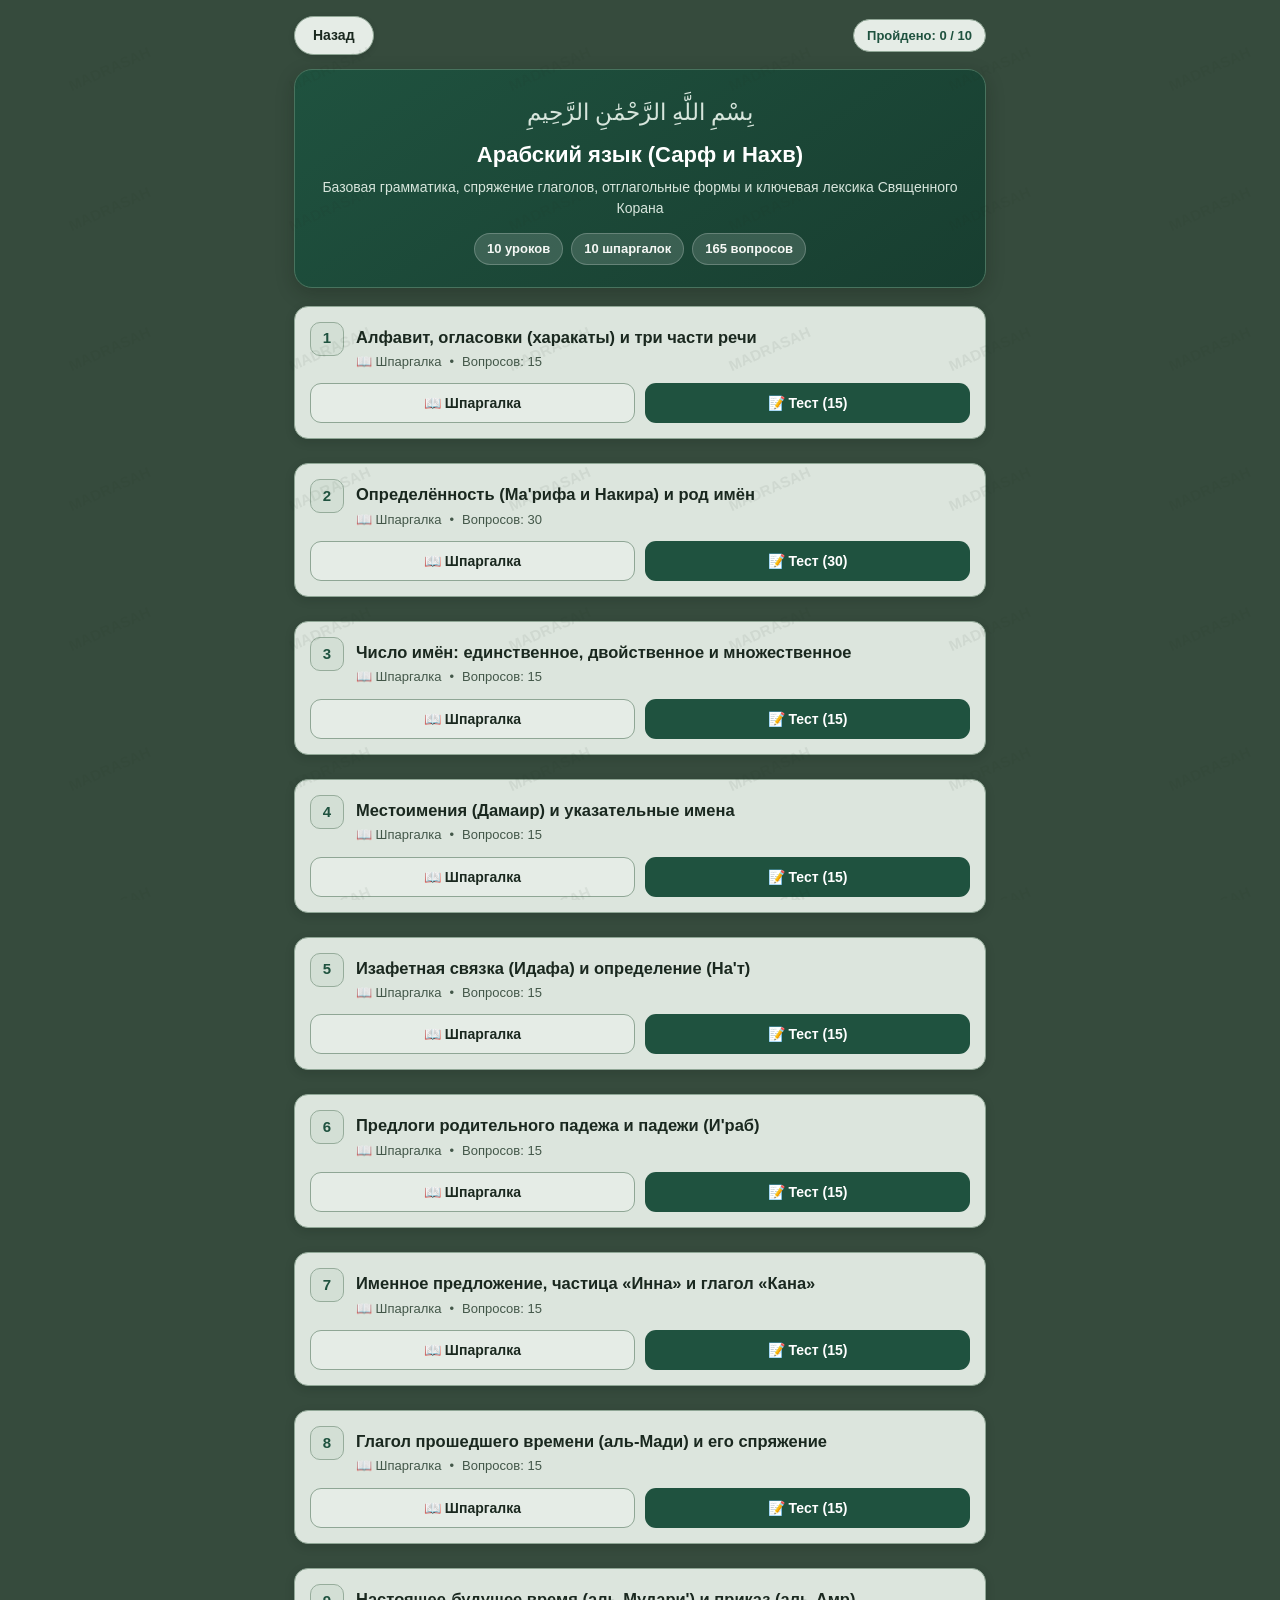
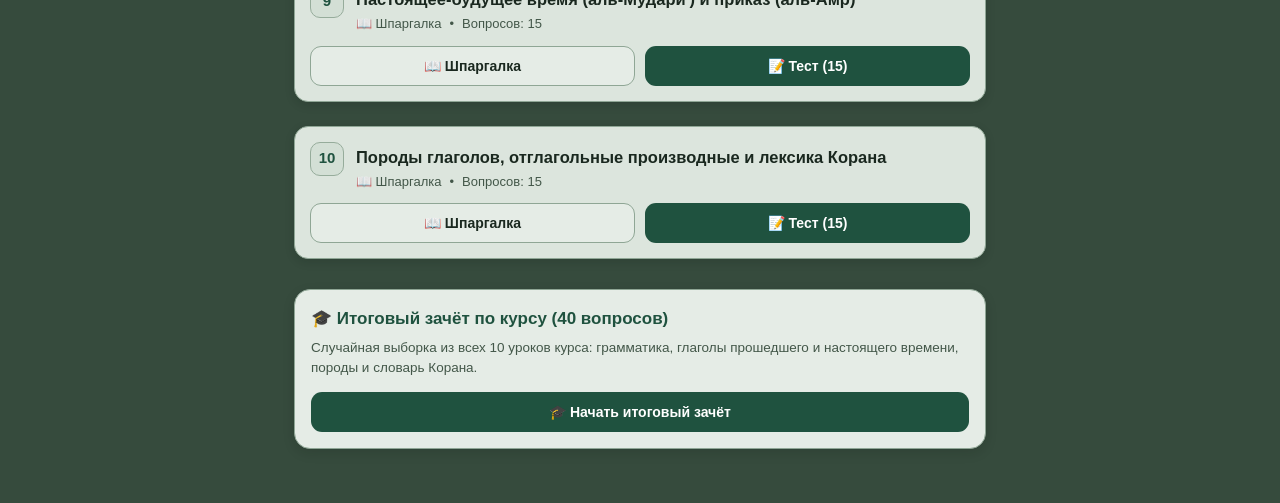
<file: arabic/index.html>
<!DOCTYPE html>
<html lang="ru">
<head>
  <meta charset="UTF-8" />
  <meta name="viewport" content="width=device-width, initial-scale=1.0, maximum-scale=1.0, user-scalable=no" />
  <title>Арабский язык — Сарф, Нахв и лексика Корана</title>
  <script src="https://telegram.org/js/telegram-web-app.js"></script>
  <link rel="stylesheet" href="../style.css?v=20261201" />
  <script src="../auth.js?v=20261201"></script>
  <script>
    if (typeof protectCoursePage === "function") {
      protectCoursePage("arabic");
    }
  </script>
  <style>
    [dir="rtl"], [lang="ar"], .ar {
      font-family: "Traditional Arabic", "Scheherazade New", "Amiri", "Geeza Pro", "Arabic Typesetting", Tahoma, serif;
      font-size: 1.38em;
      line-height: 1.85;
      direction: rtl;
      unicode-bidi: isolate;
    }

    .course-header {
      background: linear-gradient(145deg, #1F523F 0%, #183E30 100%);
      color: #F4F7F4;
      border: 1px solid #48735E;
      border-radius: 16px;
      padding: 20px 18px;
      margin-bottom: 16px;
      text-align: center;
      box-shadow: 0 6px 18px rgba(14, 22, 17, 0.25);
    }

    .hero-ar {
      font-size: 23px;
      text-align: center;
      margin-bottom: 6px;
      color: #D7E5DC;
      direction: rtl;
    }

    .course-header h1 {
      margin: 0 0 6px;
      font-size: 21px;
      font-weight: 700;
      color: #F6F8F3;
      line-height: 1.3;
    }

    .course-header p {
      margin: 0 0 12px;
      font-size: 13.5px;
      color: #CFE0D6;
    }

    .hero-stats {
      display: flex;
      justify-content: center;
      flex-wrap: wrap;
      gap: 8px;
      font-size: 12.5px;
      font-weight: 600;
    }

    .hero-badge {
      background: rgba(255, 255, 255, 0.14);
      border: 1px solid rgba(255, 255, 255, 0.22);
      color: #F4F7F4;
      padding: 5px 12px;
      border-radius: 999px;
    }

    .top-nav {
      display: flex;
      align-items: center;
      justify-content: space-between;
      gap: 10px;
      margin-bottom: 14px;
    }

    .btn-back {
      display: inline-flex;
      align-items: center;
      justify-content: center;
      background: #E5ECE6;
      color: #1A281F;
      border: 1px solid #8FA695;
      padding: 8px 16px;
      border-radius: 20px;
      font-size: 13.5px;
      font-weight: 600;
      text-decoration: none;
      cursor: pointer;
    }

    .progress-pill {
      background: #E5ECE6;
      border: 1px solid #8FA695;
      padding: 6px 13px;
      border-radius: 20px;
      font-size: 13px;
      font-weight: 700;
      color: #1F523F;
    }

    .chapters-list {
      display: flex;
      flex-direction: column;
      gap: 12px;
      margin-bottom: 18px;
    }

    .chapter-card {
      background: #E5ECE6;
      border: 1px solid #8FA695;
      border-radius: 14px;
      padding: 15px 16px;
      color: #1A281F;
      box-shadow: 0 3px 10px rgba(14, 22, 17, 0.16);
      overflow: hidden;
    }

    .chapter-header {
      display: flex;
      align-items: flex-start;
      gap: 12px;
      margin-bottom: 12px;
      width: 100%;
    }

    .chapter-num {
      flex-shrink: 0;
      width: 34px;
      height: 34px;
      border-radius: 10px;
      background: #D3DFD5;
      border: 1px solid #96AC9B;
      color: #1F523F;
      font-weight: 700;
      font-size: 15px;
      display: flex;
      align-items: center;
      justify-content: center;
    }

    .chapter-num.done {
      background: #C7DFC9;
      border-color: #4D7C55;
      color: #16301B;
    }

    .chapter-header .chapter-info {
      flex: 1 1 0% !important;
      width: auto !important;
      max-width: 100% !important;
      min-width: 0 !important;
      margin-bottom: 0 !important;
    }

    .chapter-header .chapter-title {
      font-size: 16px;
      font-weight: 700;
      color: #18261D;
      margin-bottom: 4px;
      line-height: 1.35;
      overflow-wrap: anywhere;
      word-break: break-word;
    }

    .chapter-meta {
      font-size: 13px;
      color: #435749;
      display: flex;
      flex-wrap: wrap;
      gap: 8px;
      align-items: center;
    }

    .score-tag {
      background: #C7DFC9;
      color: #16301B;
      border: 1px solid #6B9474;
      font-weight: 700;
      padding: 2px 8px;
      border-radius: 6px;
      font-size: 12px;
    }

    .chapter-actions {
      display: grid;
      grid-template-columns: 1fr 1fr;
      gap: 10px;
    }

    .btn {
      display: inline-flex;
      align-items: center;
      justify-content: center;
      gap: 6px;
      padding: 10px 14px;
      border-radius: 10px;
      font-size: 14px;
      font-weight: 600;
      border: none;
      cursor: pointer;
    }

    .btn-cheat {
      background: #D3DFD5;
      color: #1A281F;
      border: 1px solid #8FA695;
    }

    .btn-test {
      background: #1F523F;
      color: #F4F7F4;
    }

    .btn-test:disabled, .btn-cheat:disabled {
      opacity: 0.45;
      cursor: not-allowed;
    }

    .exam-card {
      background: #E5ECE6;
      border: 1.5px solid #48735E;
      border-radius: 14px;
      padding: 18px 16px;
      box-shadow: 0 3px 10px rgba(14, 22, 17, 0.16);
    }

    .exam-card h3 {
      font-size: 17px;
      color: #1F523F;
      margin: 0 0 6px;
    }

    .exam-card p {
      font-size: 13.5px;
      color: #435749;
      margin: 0 0 14px;
    }

    .btn-exam {
      width: 100%;
      background: #1F523F;
      color: #F4F7F4;
      font-size: 15px;
      padding: 13px;
    }

    .view { display: none; }
    .view.active { display: block; }

    .sheet-card, .quiz-card, .result-card {
      background: #E5ECE6;
      border: 1px solid #8FA695;
      border-radius: 16px;
      padding: 20px 18px;
      color: #1A281F;
      box-shadow: 0 4px 14px rgba(14, 22, 17, 0.18);
    }

    .sheet-card h2 {
      font-size: 18.5px;
      color: #1F523F;
      margin: 0 0 14px;
      padding-bottom: 10px;
      border-bottom: 1px solid #9BB0A0;
    }

    .sheet-body {
      font-size: 15px;
      color: #1A281F;
      line-height: 1.65;
    }

    .sheet-body h3, .sheet-body h4 {
      color: #1F523F;
      margin: 16px 0 8px;
      font-size: 16.5px;
    }

    .sheet-body p { margin: 0 0 10px; }
    .sheet-body ul, .sheet-body ol { padding-left: 20px; margin: 0 0 12px; }
    .sheet-body li { margin-bottom: 6px; }

    .sheet-body table {
      width: 100%;
      border-collapse: collapse;
      margin: 12px 0;
      font-size: 14px;
      display: block;
      overflow-x: auto;
      background: #F2F6F3;
      border-radius: 8px;
    }

    .sheet-body th, .sheet-body td {
      border: 1px solid #9BB0A0;
      padding: 8px 10px;
      text-align: left;
    }

    .sheet-body th {
      background: #D3DFD5;
      color: #18261D;
      font-weight: 700;
    }

    .sheet-footer {
      margin-top: 18px;
      display: flex;
      gap: 10px;
    }

    .quiz-top {
      display: flex;
      justify-content: space-between;
      align-items: center;
      margin-bottom: 10px;
      font-size: 13.5px;
      font-weight: 700;
      color: #1F523F;
    }

    .progress-bar-wrap {
      width: 100%;
      height: 8px;
      background: #C9D6CC;
      border-radius: 999px;
      overflow: hidden;
      margin-bottom: 16px;
    }

    .progress-bar-fill {
      height: 100%;
      background: #1F523F;
      width: 0%;
      transition: width 0.25s ease;
    }

    .question-text {
      font-size: 17px;
      font-weight: 700;
      color: #18261D;
      margin-bottom: 16px;
      line-height: 1.5;
    }

    .options-list {
      display: flex;
      flex-direction: column;
      gap: 10px;
    }

    .option-btn {
      width: 100%;
      text-align: left;
      background: #DCE5DD;
      border: 1.5px solid #9BB0A0;
      border-radius: 12px;
      padding: 13px 14px;
      font-size: 15px;
      color: #1A281F;
      cursor: pointer;
      line-height: 1.45;
    }

    .option-btn.correct {
      background: #C7DFC9 !important;
      border-color: #4D7C55 !important;
      color: #16301B !important;
      font-weight: 700;
    }

    .option-btn.wrong {
      background: #E8CECA !important;
      border-color: #A85B52 !important;
      color: #421814 !important;
    }

    .option-btn:disabled { cursor: default; }

    .explanation-box {
      margin-top: 14px;
      padding: 13px 14px;
      border-radius: 12px;
      background: #D6E1D8;
      border-left: 4px solid #1F523F;
      font-size: 14px;
      color: #1A281F;
      display: none;
    }

    .explanation-box.show { display: block; }

    .quiz-controls {
      margin-top: 16px;
      display: flex;
      gap: 10px;
    }

    .result-card { text-align: center; padding: 26px 20px; }
    .result-emoji { font-size: 46px; margin-bottom: 10px; }
    .result-score { font-size: 30px; font-weight: 800; color: #1F523F; margin: 8px 0; }
    .result-msg { font-size: 15px; color: #435749; margin-bottom: 20px; }
  </style>
</head>
<body>
  <div class="container">
    <!-- VIEW 1: CHAPTERS MENU -->
    <div id="view-menu" class="view active">
      <div class="top-nav">
        <a id="back-to-catalog" href="../index.html" class="btn-back">Назад</a>
        <div id="overall-progress" class="progress-pill">Пройдено: 0 / 10</div>
      </div>

      <div class="course-header">
        <div class="hero-ar" lang="ar" dir="rtl">بِسْمِ اللَّهِ الرَّحْمَٰنِ الرَّحِيمِ</div>
        <h1>Арабский язык (Сарф и Нахв)</h1>
        <p>Базовая грамматика, спряжение глаголов, отглагольные формы и ключевая лексика Священного Корана</p>
        <div class="hero-stats">
          <span class="hero-badge" id="stat-chapters">10 уроков</span>
          <span class="hero-badge" id="stat-sheets">0 шпаргалок</span>
          <span class="hero-badge" id="stat-questions">0 вопросов</span>
        </div>
      </div>

      <div id="chapters-container" class="chapters-list"></div>

      <div class="exam-card">
        <h3>🎓 Итоговый зачёт по курсу (40 вопросов)</h3>
        <p>Случайная выборка из всех 10 уроков курса: грамматика, глаголы прошедшего и настоящего времени, породы и словарь Корана.</p>
        <button id="btn-start-exam" class="btn btn-exam" onclick="startFinalExam()">🎓 Начать итоговый зачёт</button>
      </div>
    </div>

    <!-- VIEW 2: CHEATSHEET -->
    <div id="view-sheet" class="view">
      <div class="top-nav">
        <button class="btn-back" onclick="showMenu()">Назад</button>
        <button class="btn btn-test" style="padding: 8px 14px; font-size: 13.5px;" onclick="startQuizFromSheet()">📝 Тест</button>
      </div>
      <div class="sheet-card">
        <h2 id="sheet-title">Конспект урока</h2>
        <div id="sheet-content" class="sheet-body"></div>
        <div class="sheet-footer">
          <button class="btn btn-cheat" style="flex:1;" onclick="showMenu()">Назад</button>
          <button class="btn btn-test" style="flex:2;" onclick="startQuizFromSheet()">📝 Пройти тест (15 вопросов)</button>
        </div>
      </div>
    </div>

    <!-- VIEW 3: QUIZ -->
    <div id="view-quiz" class="view">
      <div class="top-nav">
        <button class="btn-back" onclick="showMenu()">Назад</button>
        <button id="btn-quiz-sheet" class="btn-back" onclick="openSheetDuringQuiz()">📖 Шпаргалка</button>
      </div>
      <div class="quiz-card">
        <div class="quiz-top">
          <span id="quiz-chapter-label">Урок 1</span>
          <span id="quiz-counter">Вопрос 1 из 15</span>
        </div>
        <div class="progress-bar-wrap">
          <div id="quiz-progress-bar" class="progress-bar-fill"></div>
        </div>
        <div id="quiz-question" class="question-text"></div>
        <div id="quiz-options" class="options-list"></div>
        <div id="quiz-explanation" class="explanation-box"></div>
        <div class="quiz-controls">
          <button id="btn-next-q" class="btn btn-test" style="width:100%; display:none;" onclick="nextQuestion()">Следующий вопрос</button>
        </div>
      </div>
    </div>

    <!-- VIEW 4: RESULT -->
    <div id="view-result" class="view">
      <div class="result-card">
        <div id="result-emoji" class="result-emoji">🌟</div>
        <h2 id="result-title">Урок завершён!</h2>
        <div id="result-score" class="result-score">15 / 15</div>
        <p id="result-msg" class="result-msg">Отличный результат!</p>
        <div style="display:flex; flex-direction:column; gap:10px;">
          <button class="btn btn-test" onclick="retryQuiz()">🔄 Пройти ещё раз</button>
          <button class="btn btn-cheat" onclick="showMenu()">Назад</button>
        </div>
      </div>
    </div>
  </div>

  <script>
    window.ARABIC_DATA = window.ARABIC_DATA || {
      chapters: {},
      cheatsheets: {},
      questions: []
    };

    const CHAPTER_META = [
      { id: 1, title: "Алфавит, огласовки (харакаты) и три части речи", keys: ["алфавит", "огласовк", "харакат", "части речи", "исм"] },
      { id: 2, title: "Определённость (Ма'рифа и Накира) и род имён", keys: ["определённост", "определенност", "ма'рифа", "накира", "род"] },
      { id: 3, title: "Число имён: единственное, двойственное и множественное", keys: ["число", "двойствен", "множествен", "мусанна", "джам"] },
      { id: 4, title: "Местоимения (Дамаир) и указательные имена", keys: ["местоимен", "дамаир", "указательн", "ишара"] },
      { id: 5, title: "Изафетная связка (Идафа) и определение (На'т)", keys: ["изафет", "идафа", "определени", "на'т"] },
      { id: 6, title: "Предлоги родительного падежа и падежи (И'раб)", keys: ["предлог", "джарр", "падеж", "и'раб"] },
      { id: 7, title: "Именное предложение, частица «Инна» и глагол «Кана»", keys: ["именное", "инна", "кана", "джумля"] },
      { id: 8, title: "Глагол прошедшего времени (аль-Мади) и его спряжение", keys: ["прошедш", "мади", "спряжен"] },
      { id: 9, title: "Настоящее-будущее время (аль-Мудари') и приказ (аль-Амр)", keys: ["настоящ", "будущ", "мудари", "приказ", "амр"] },
      { id: 10, title: "Породы глаголов, отглагольные производные и лексика Корана", keys: ["пород", "аузан", "производн", "лексик", "словарь", "масдар"] }
    ];

    function resolveChapterId(numOrTitle, maybeTitle) {
      if (typeof numOrTitle === "number" && numOrTitle >= 1 && numOrTitle <= 10) {
        return numOrTitle;
      }
      const combined = (String(numOrTitle || "") + " " + String(maybeTitle || "")).toLowerCase();
      const numMatch = combined.match(/(?:урок|глава)\s*(\d+)/i);
      if (numMatch) {
        const parsed = parseInt(numMatch[1], 10);
        if (parsed >= 1 && parsed <= 10) return parsed;
      }
      for (let i = 0; i < CHAPTER_META.length; i++) {
        const meta = CHAPTER_META[i];
        if (meta.keys.some(k => combined.includes(k))) {
          return meta.id;
        }
      }
      return null;
    }

    function normalizeQuestion(qObj, chapterId) {
      const qText = qObj.question || qObj.q || qObj.text || "";
      const opts = qObj.options || qObj.a || qObj.answers || [];
      let corr = typeof qObj.correct === "number" ? qObj.correct : (typeof qObj.c === "number" ? qObj.c : 0);
      const exp = qObj.explanation || qObj.exp || qObj.comment || "";
      return {
        chapterId: chapterId,
        question: qText,
        options: opts,
        correct: corr,
        explanation: exp
      };
    }

    window.registerArabicChapter = function(a, b, c, d) {
      let chId = null;
      let title = "";
      let sheet = "";
      let qs = [];

      if (typeof a === "object" && a !== null) {
        chId = resolveChapterId(a.id || a.chapter || a.num, a.title || a.name);
        title = a.title || a.name || "";
        sheet = a.cheatsheet || a.cheat || a.summary || a.content || "";
        qs = a.questions || a.tests || [];
      } else if (typeof a === "number") {
        chId = a;
        title = typeof b === "string" ? b : "";
        if (Array.isArray(c)) {
          qs = c;
          sheet = typeof d === "string" ? d : "";
        } else {
          sheet = typeof c === "string" ? c : "";
          qs = Array.isArray(d) ? d : [];
        }
      } else if (typeof a === "string") {
        chId = resolveChapterId(a, b);
        title = a;
        if (Array.isArray(b)) {
          qs = b;
          sheet = typeof c === "string" ? c : "";
        } else {
          sheet = typeof b === "string" ? b : "";
          qs = Array.isArray(c) ? c : [];
        }
      }

      if (!chId) return;
      window.ARABIC_DATA.chapters[chId] = {
        id: chId,
        title: title || CHAPTER_META[chId - 1].title,
        cheatsheet: sheet,
        questions: qs.map(item => normalizeQuestion(item, chId))
      };
    };
  </script>
  <script src="arabic_part1.js?v=20261128"></script>
  <script src="arabic_part2.js?v=20261128"></script>
  <script src="arabic_part3a.js?v=20261128"></script>
  <script src="arabic_part3b.js?v=20261128"></script>

  <script>
    const STORAGE_KEY = "madrasah_arabic_progress_v1";
    let chaptersMap = {};
    let currentChapterId = null;
    let currentQuestions = [];
    let currentIndex = 0;
    let score = 0;
    let isExamMode = false;
    let slotCounter = 0;
    let activeOptions = [];

    function buildBalancedOptions(q) {
      const opts = Array.isArray(q.options) ? q.options : [];
      const corrIdx = typeof q.correct === "number" ? q.correct : 0;
      const items = opts.map((text, idx) => ({
        text: text,
        isCorrect: idx === corrIdx
      }));
      if (items.length <= 1) return items;

      const correctItem = items.find(it => it.isCorrect) || items[0];
      const wrongItems = items.filter(it => it !== correctItem);

      for (let i = wrongItems.length - 1; i > 0; i--) {
        const j = Math.floor(Math.random() * (i + 1));
        const tmp = wrongItems[i];
        wrongItems[i] = wrongItems[j];
        wrongItems[j] = tmp;
      }

      const targetSlot = (slotCounter + Math.floor(Math.random() * items.length)) % items.length;
      slotCounter++;

      const result = [];
      let wPtr = 0;
      for (let i = 0; i < items.length; i++) {
        if (i === targetSlot) result.push(correctItem);
        else result.push(wrongItems[wPtr++]);
      }
      return result;
    }

    function syncAllData() {
      chaptersMap = {};
      CHAPTER_META.forEach(meta => {
        chaptersMap[meta.id] = {
          id: meta.id,
          title: meta.title,
          cheatsheet: "",
          questions: []
        };
      });

      if (window.ARABIC_DATA && window.ARABIC_DATA.chapters) {
        Object.keys(window.ARABIC_DATA.chapters).forEach(key => {
          const item = window.ARABIC_DATA.chapters[key];
          const chId = resolveChapterId(item.id || key, item.title);
          if (chId && chaptersMap[chId]) {
            if (item.cheatsheet) chaptersMap[chId].cheatsheet = item.cheatsheet;
            if (Array.isArray(item.questions) && item.questions.length > 0) {
              chaptersMap[chId].questions = item.questions.map(q => normalizeQuestion(q, chId));
            }
          }
        });
      }

      if (window.ARABIC_DATA && window.ARABIC_DATA.cheatsheets) {
        Object.keys(window.ARABIC_DATA.cheatsheets).forEach(key => {
          const chId = resolveChapterId(key, key);
          if (chId && chaptersMap[chId] && !chaptersMap[chId].cheatsheet) {
            chaptersMap[chId].cheatsheet = window.ARABIC_DATA.cheatsheets[key];
          }
        });
      }

      if (window.ARABIC_DATA && Array.isArray(window.ARABIC_DATA.questions)) {
        window.ARABIC_DATA.questions.forEach(q => {
          const chId = resolveChapterId(q.chapterId || q.chapter, q.chapter);
          if (chId && chaptersMap[chId]) {
            const norm = normalizeQuestion(q, chId);
            const exists = chaptersMap[chId].questions.some(ex => ex.question === norm.question);
            if (!exists && norm.question) {
              chaptersMap[chId].questions.push(norm);
            }
          }
        });
      }
    }

    function getProgress() {
      try {
        return JSON.parse(localStorage.getItem(STORAGE_KEY) || "{}");
      } catch (e) {
        return {};
      }
    }

    function saveChapterScore(chId, bestScore, total) {
      const prog = getProgress();
      const prev = prog[chId] ? prog[chId].score : 0;
      if (bestScore >= prev) {
        prog[chId] = { score: bestScore, total: total };
        localStorage.setItem(STORAGE_KEY, JSON.stringify(prog));
      }
    }

    function renderMenu() {
      syncAllData();
      const prog = getProgress();
      const container = document.getElementById("chapters-container");
      container.innerHTML = "";

      let totalSheets = 0;
      let totalQuestions = 0;
      let completedCount = 0;

      CHAPTER_META.forEach(meta => {
        const ch = chaptersMap[meta.id];
        const hasSheet = Boolean(ch.cheatsheet && ch.cheatsheet.trim().length > 0);
        const qCount = ch.questions.length;
        if (hasSheet) totalSheets++;
        totalQuestions += qCount;

        const saved = prog[meta.id];
        const isDone = saved && saved.score >= Math.ceil(saved.total * 0.7);
        if (isDone) completedCount++;

        const card = document.createElement("div");
        card.className = "chapter-card";
        card.innerHTML = `
          <div class="chapter-header">
            <div class="chapter-num ${isDone ? 'done' : ''}">${isDone ? '✓' : meta.id}</div>
            <div class="chapter-info">
              <div class="chapter-title">${meta.title}</div>
              <div class="chapter-meta">
                <span>${hasSheet ? '📖 Шпаргалка' : '⏳ Конспект'}</span>
                <span>•</span>
                <span>Вопросов: ${qCount}</span>
                ${saved ? `<span class="score-tag">Лучший: ${saved.score}/${saved.total}</span>` : ''}
              </div>
            </div>
          </div>
          <div class="chapter-actions">
            <button class="btn btn-cheat" ${hasSheet ? '' : 'disabled'} onclick="openSheet(${meta.id})">📖 Шпаргалка</button>
            <button class="btn btn-test" ${qCount > 0 ? '' : 'disabled'} onclick="startChapterQuiz(${meta.id})">📝 Тест (${qCount})</button>
          </div>
        `;
        container.appendChild(card);
      });

      document.getElementById("stat-sheets").textContent = totalSheets + " шпаргалок";
      document.getElementById("stat-questions").textContent = totalQuestions + " вопросов";
      document.getElementById("overall-progress").textContent = "Пройдено: " + completedCount + " / 10";

      const examBtn = document.getElementById("btn-start-exam");
      examBtn.disabled = totalQuestions < 10;
    }

    function switchView(viewId) {
      document.querySelectorAll(".view").forEach(v => v.classList.remove("active"));
      document.getElementById(viewId).classList.add("active");
      window.scrollTo({ top: 0, behavior: "smooth" });
    }

    function showMenu() {
      renderMenu();
      switchView("view-menu");
    }

    function openSheet(chId) {
      currentChapterId = chId;
      const ch = chaptersMap[chId];
      document.getElementById("sheet-title").textContent = "Урок " + chId + ". " + ch.title;
      document.getElementById("sheet-content").innerHTML = ch.cheatsheet || "<p>Конспект скоро появится.</p>";
      switchView("view-sheet");
    }

    function startQuizFromSheet() {
      if (currentChapterId) {
        startChapterQuiz(currentChapterId);
      }
    }

    function openSheetDuringQuiz() {
      if (!isExamMode && currentChapterId && chaptersMap[currentChapterId] && chaptersMap[currentChapterId].cheatsheet) {
        openSheet(currentChapterId);
      }
    }

    function startChapterQuiz(chId) {
      isExamMode = false;
      currentChapterId = chId;
      const ch = chaptersMap[chId];
      currentQuestions = ch.questions.slice();
      currentIndex = 0;
      score = 0;

      document.getElementById("quiz-chapter-label").textContent = "Урок " + chId;
      const sheetBtn = document.getElementById("btn-quiz-sheet");
      sheetBtn.style.display = ch.cheatsheet ? "inline-flex" : "none";

      renderQuestion();
      switchView("view-quiz");
    }

    function startFinalExam() {
      isExamMode = true;
      currentChapterId = null;
      let pool = [];
      CHAPTER_META.forEach(meta => {
        pool = pool.concat(chaptersMap[meta.id].questions);
      });
      for (let i = pool.length - 1; i > 0; i--) {
        const j = Math.floor(Math.random() * (i + 1));
        const temp = pool[i];
        pool[i] = pool[j];
        pool[j] = temp;
      }
      currentQuestions = pool.slice(0, 40);
      currentIndex = 0;
      score = 0;

      document.getElementById("quiz-chapter-label").textContent = "🎓 Итоговый зачёт";
      document.getElementById("btn-quiz-sheet").style.display = "none";

      renderQuestion();
      switchView("view-quiz");
    }

    function renderQuestion() {
      const total = currentQuestions.length;
      const q = currentQuestions[currentIndex];
      activeOptions = buildBalancedOptions(q);

      document.getElementById("quiz-counter").textContent = "Вопрос " + (currentIndex + 1) + " из " + total;
      document.getElementById("quiz-progress-bar").style.width = ((currentIndex / total) * 100) + "%";
      document.getElementById("quiz-question").innerHTML = q.question;

      const optionsBox = document.getElementById("quiz-options");
      optionsBox.innerHTML = "";

      activeOptions.forEach((optItem, idx) => {
        const btn = document.createElement("button");
        btn.className = "option-btn";
        btn.innerHTML = optItem.text;
        btn.onclick = () => selectAnswer(idx);
        optionsBox.appendChild(btn);
      });

      const expBox = document.getElementById("quiz-explanation");
      expBox.classList.remove("show");
      expBox.innerHTML = "";

      const nextBtn = document.getElementById("btn-next-q");
      nextBtn.style.display = "none";
      nextBtn.textContent = (currentIndex + 1 < total) ? "Следующий вопрос" : "Завершить тест";
    }

    function selectAnswer(selectedIndex) {
      const q = currentQuestions[currentIndex];
      const buttons = document.querySelectorAll("#quiz-options .option-btn");
      const chosen = activeOptions[selectedIndex];

      buttons.forEach((btn, idx) => {
        btn.disabled = true;
        if (activeOptions[idx] && activeOptions[idx].isCorrect) {
          btn.classList.add("correct");
        } else if (idx === selectedIndex) {
          btn.classList.add("wrong");
        }
      });

      if (chosen && chosen.isCorrect) {
        score++;
      }

      if (q.explanation) {
        const expBox = document.getElementById("quiz-explanation");
        expBox.innerHTML = "<strong>Разбор:</strong> " + q.explanation;
        expBox.classList.add("show");
      }

      document.getElementById("btn-next-q").style.display = "inline-flex";
    }

    function nextQuestion() {
      currentIndex++;
      if (currentIndex < currentQuestions.length) {
        renderQuestion();
      } else {
        finishQuiz();
      }
    }

    function finishQuiz() {
      const total = currentQuestions.length;
      const pct = Math.round((score / total) * 100);

      if (!isExamMode && currentChapterId) {
        saveChapterScore(currentChapterId, score, total);
      }

      document.getElementById("result-title").textContent = isExamMode
        ? "Итоговый зачёт завершён!"
        : ("Урок " + currentChapterId + " завершён!");
      document.getElementById("result-score").textContent = score + " / " + total + " (" + pct + "%)";

      if (pct >= 85) {
        document.getElementById("result-emoji").textContent = "🏆";
        document.getElementById("result-msg").textContent = "Ма ша Аллах! Превосходное усвоение грамматики и глагольных форм.";
      } else if (pct >= 65) {
        document.getElementById("result-emoji").textContent = "🌟";
        document.getElementById("result-msg").textContent = "Хороший результат! Загляните в шпаргалку по сложным моментам для закрепления.";
      } else {
        document.getElementById("result-emoji").textContent = "📖";
        document.getElementById("result-msg").textContent = "Рекомендуем повторить конспект-шпаргалку урока и пройти тест ещё раз.";
      }

      switchView("view-result");
    }

    function retryQuiz() {
      if (isExamMode) {
        startFinalExam();
      } else if (currentChapterId) {
        startChapterQuiz(currentChapterId);
      }
    }

    document.addEventListener("DOMContentLoaded", function() {
      const uid = typeof getCurrentUserId === "function" ? getCurrentUserId() : (new URLSearchParams(window.location.search).get("uid") || "");
      if (uid && uid !== "guest") {
        document.getElementById("back-to-catalog").href = "../index.html?uid=" + encodeURIComponent(uid);
      }
      renderMenu();
    });
  </script>
</body>
</html>
</file>
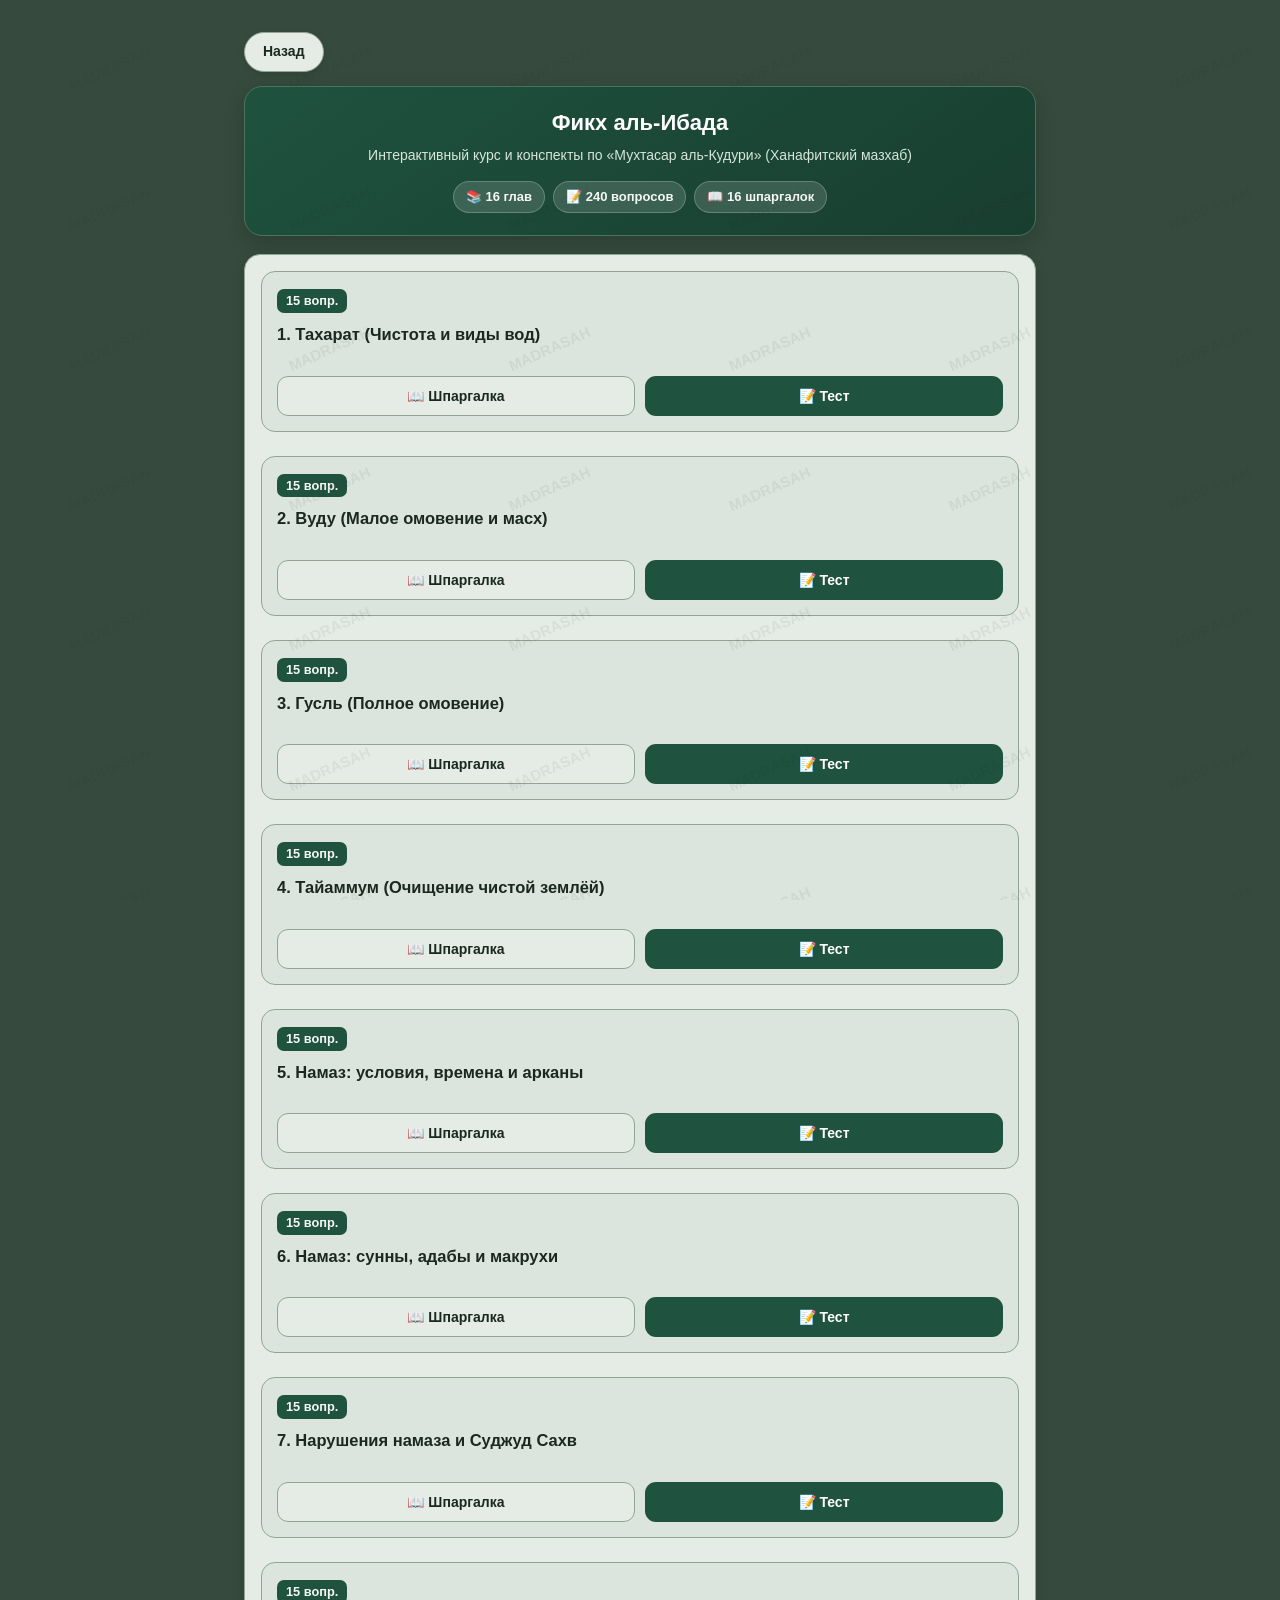
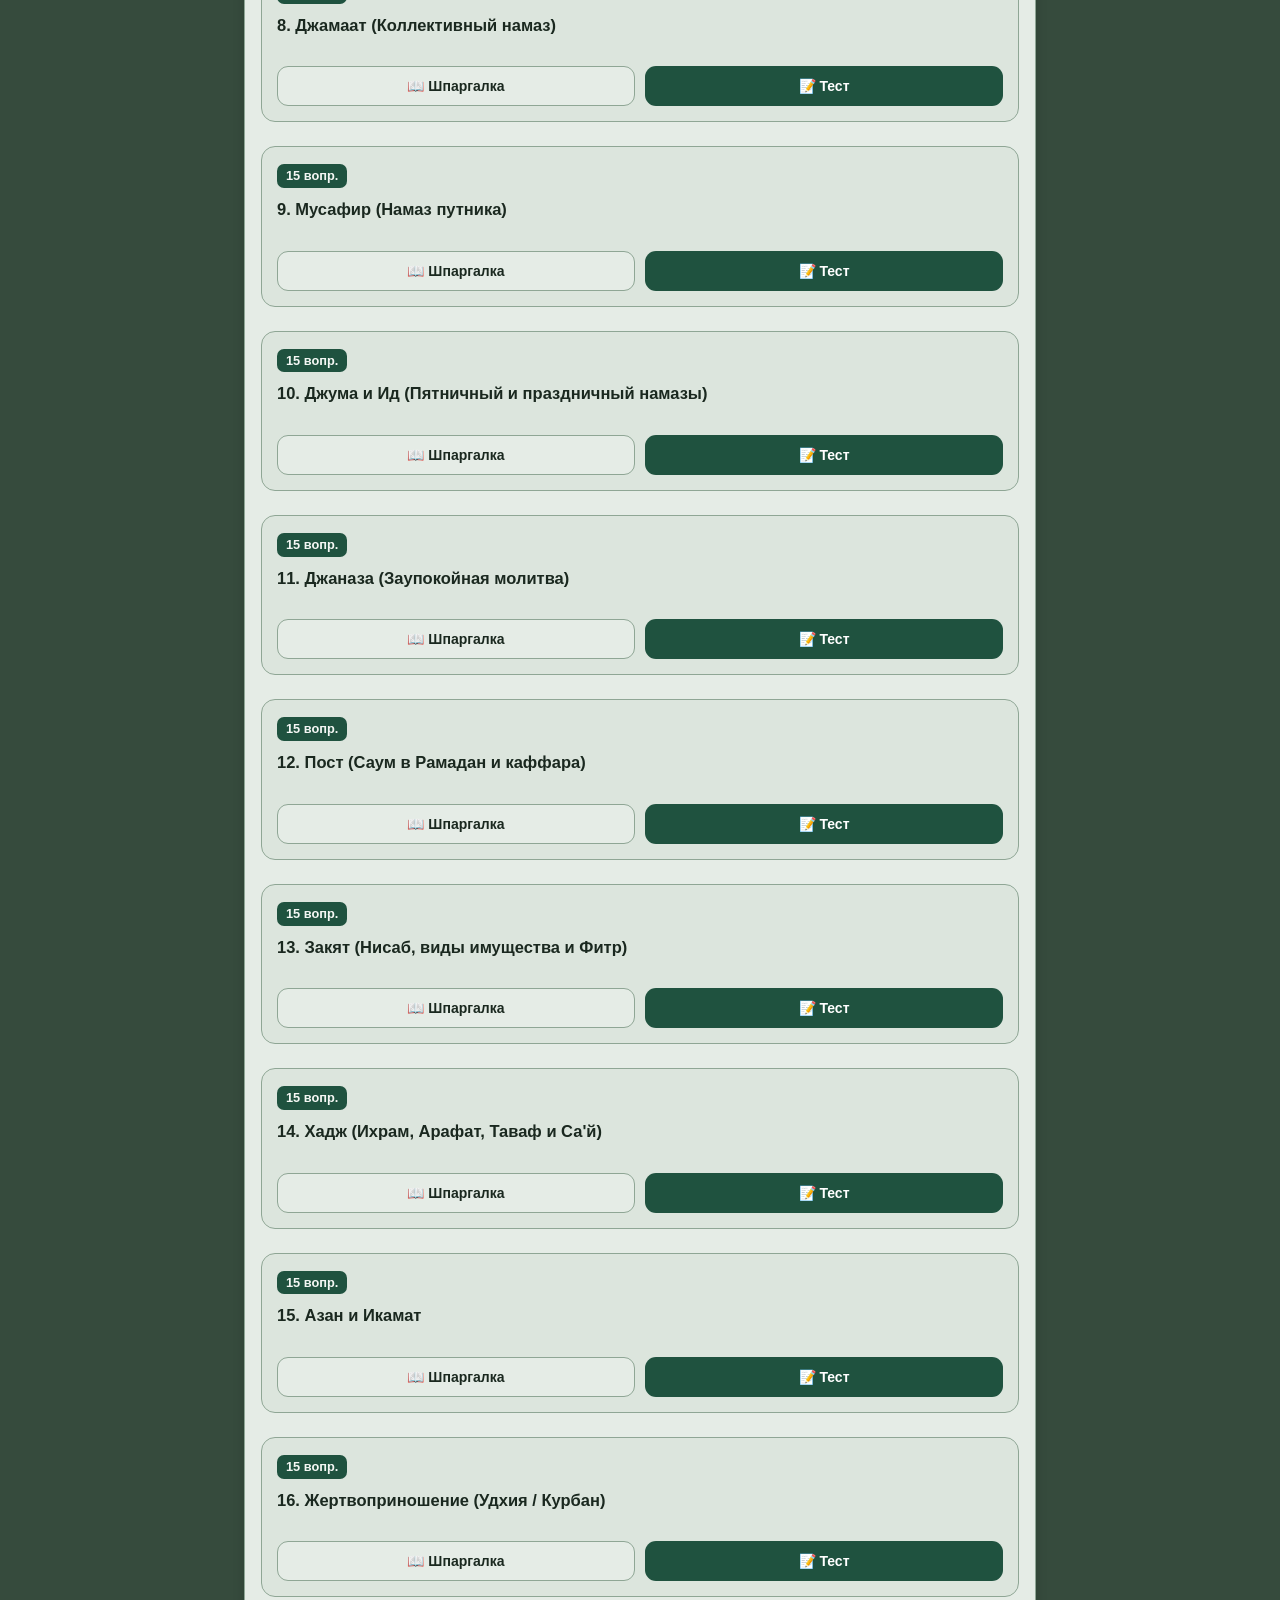
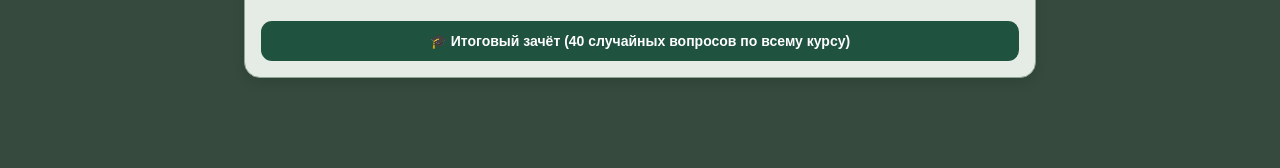
<file: fiqh/index.html>
<!DOCTYPE html>
<html lang="ru">
<head>
    <meta charset="UTF-8">
    <meta name="viewport" content="width=device-width, initial-scale=1.0">
    <title>Фикх аль-Ибада (Мухтасар аль-Кудури)</title>
    <script src="https://telegram.org/js/telegram-web-app.js"></script>
    <link rel="stylesheet" href="../style.css?v=20261126">
    <script src="../auth.js?v=20261126"></script>
    <script>
        if (typeof protectCoursePage === "function") {
            protectCoursePage("fiqh");
        }
    </script>
    <style>
        :root {
            --primary: #1F523F;
            --primary-dark: #183E30;
            --primary-light: #D6E1D8;
            --accent: #9C7C28;
            --bg-base: #364B3D;
            --card-bg: #E5ECE6;
            --item-bg: #DCE5DD;
            --text: #1A281F;
            --muted: #435749;
            --border: #8FA695;
        }
        * { box-sizing: border-box; }
        body {
            font-family: -apple-system, BlinkMacSystemFont, "Segoe UI", Roboto, Helvetica, Arial, sans-serif;
            font-size: 17px;
            line-height: 1.55;
            color: var(--text);
            margin: 0;
            padding: 16px 14px 36px;
            background-color: var(--bg-base);
            background-image: url("data:image/svg+xml,%3Csvg xmlns='http://www.w3.org/2000/svg' width='80' height='80' viewBox='0 0 80 80'%3E%3Cdefs%3E%3Cpattern id='w' width='4' height='4' patternUnits='userSpaceOnUse'%3E%3Cpath d='M0 0h2v2H0zm2 2h2v2H2z' fill='%2318261D' fill-opacity='0.16'/%3E%3C/pattern%3E%3C/defs%3E%3Crect width='80' height='80' fill='url(%23w)'/%3E%3Cg fill='none' stroke='%239AB8A1' stroke-width='0.75' stroke-opacity='0.15'%3E%3Cpolygon points='40,4 50,16 66,14 64,30 76,40 64,50 66,66 50,64 40,76 30,64 14,66 16,50 4,40 16,30 14,14 30,16'/%3E%3Ccircle cx='40' cy='40' r='14'/%3E%3C/g%3E%3C/svg%3E");
            background-repeat: repeat;
        }
        .container { max-width: 820px; margin: 0 auto; background: transparent; }
        .top-nav {
            display: flex;
            justify-content: flex-start;
            align-items: center;
            margin-bottom: 14px;
        }
        .nav-btn {
            background: var(--card-bg);
            color: var(--text);
            border: 1px solid var(--border);
            padding: 8px 16px;
            border-radius: 20px;
            font-size: 0.92rem;
            font-weight: 600;
            cursor: pointer;
            text-decoration: none;
            display: inline-flex;
            align-items: center;
            gap: 6px;
        }
        .nav-btn:hover { border-color: var(--primary); background: var(--item-bg); }
        .header {
            background: linear-gradient(145deg, #1F523F 0%, #183E30 100%);
            color: #F4F7F4;
            padding: 22px 18px;
            border-radius: 16px;
            text-align: center;
            margin-bottom: 18px;
            box-shadow: 0 6px 18px rgba(14, 22, 17, 0.24);
            border: 1px solid #48735E;
        }
        .header h1 { margin: 0 0 8px 0; font-size: 1.55rem; line-height: 1.3; color: #F4F7F4; }
        .header p { margin: 0; font-size: 0.98rem; color: #CFE0D6; }
        .stats-bar {
            display: flex;
            justify-content: center;
            gap: 10px;
            flex-wrap: wrap;
            margin-top: 14px;
            background: transparent;
        }
        .stat-pill {
            background: rgba(255, 255, 255, 0.14);
            color: #F4F7F4;
            padding: 5px 12px;
            border-radius: 20px;
            font-size: 0.86rem;
            font-weight: 600;
            border: 1px solid rgba(255, 255, 255, 0.22);
        }
        .card {
            background-color: #E5ECE6;
            color: var(--text);
            border-radius: 16px;
            padding: 20px;
            box-shadow: 0 4px 14px rgba(14, 22, 17, 0.18);
            border: 1px solid var(--border);
            margin-bottom: 18px;
        }
        .chapter-list { display: flex; flex-direction: column; gap: 12px; }
        .chapter-row {
            background-color: #DCE5DD;
            border: 1px solid #9BB0A0;
            border-radius: 14px;
            padding: 14px 16px;
            display: flex;
            flex-wrap: wrap;
            align-items: center;
            justify-content: space-between;
            gap: 12px;
        }
        .chapter-info { flex: 1; min-width: 220px; }
        .chapter-num {
            display: inline-block;
            background: var(--primary);
            color: #F4F7F4;
            font-size: 0.8rem;
            font-weight: 700;
            padding: 2px 9px;
            border-radius: 7px;
            margin-bottom: 5px;
        }
        .chapter-score-badge {
            display: inline-block;
            background: #C7DFC9;
            color: #16301B;
            border: 1px solid #84A889;
            font-size: 0.8rem;
            font-weight: 700;
            padding: 2px 9px;
            border-radius: 7px;
            margin-left: 6px;
        }
        .chapter-title { font-size: 1.06rem; font-weight: 700; margin: 0; color: var(--text); }
        .chapter-actions { display: flex; gap: 8px; flex-wrap: wrap; }
        .btn {
            padding: 9px 14px;
            border-radius: 10px;
            border: none;
            font-size: 0.9rem;
            font-weight: 600;
            cursor: pointer;
            display: inline-flex;
            align-items: center;
            gap: 6px;
            transition: transform 0.1s, opacity 0.15s;
        }
        .btn:active { transform: translateY(1px); }
        .btn-primary { background: var(--primary); color: #F4F7F4; }
        .btn-primary:hover { background: var(--primary-dark); }
        .btn-cheat { background: #6E5823; color: #F9F7F2; }
        .btn-cheat:hover { opacity: 0.92; }
        .btn-final {
            width: 100%;
            justify-content: center;
            padding: 15px;
            font-size: 1.02rem;
            background: #7A2B26;
            color: #F9F5F4;
            margin-top: 12px;
        }
        .quiz-top {
            display: flex;
            justify-content: space-between;
            align-items: center;
            flex-wrap: wrap;
            gap: 10px;
            margin-bottom: 14px;
            padding-bottom: 10px;
            border-bottom: 1px solid var(--border);
        }
        .progress-text { font-weight: 700; font-size: 0.95rem; color: var(--primary); }
        .topic-badge {
            display: inline-block;
            font-size: 0.82rem;
            text-transform: uppercase;
            letter-spacing: 0.5px;
            color: #6E5823;
            font-weight: 700;
            margin-bottom: 6px;
        }
        .question-text { font-size: 1.14rem; font-weight: 700; margin-bottom: 18px; line-height: 1.45; color: var(--text); }
        .options-list { display: flex; flex-direction: column; gap: 10px; }
        .option-btn {
            padding: 13px 15px;
            font-size: 1rem;
            text-align: left;
            background-color: #DCE5DD;
            color: var(--text);
            border: 1.5px solid #9BB0A0;
            border-radius: 12px;
            cursor: pointer;
            line-height: 1.4;
        }
        .option-btn:hover:not(:disabled) { border-color: var(--primary); background-color: #D0DDD2; }
        .option-btn:disabled { cursor: default; }
        .option-btn.correct { background-color: #C7DFC9 !important; border-color: #3D7346 !important; color: #16301B !important; font-weight: 700; }
        .option-btn.wrong { background-color: #E8CECA !important; border-color: #A85B52 !important; color: #421814 !important; }
        .explanation-box {
            display: none;
            margin-top: 18px;
            padding: 15px;
            background-color: #D6E1D8;
            border-left: 5px solid var(--primary);
            border-radius: 8px;
            font-size: 0.96rem;
            color: var(--text);
        }
        .source-tag { display: block; font-size: 0.85rem; color: var(--muted); margin-top: 8px; font-style: italic; }
        .quiz-footer { display: flex; justify-content: space-between; align-items: center; margin-top: 20px; gap: 10px; }
        .modal-overlay {
            display: none;
            position: fixed;
            inset: 0;
            background: rgba(14, 22, 17, 0.72);
            z-index: 1000;
            padding: 16px;
            overflow-y: auto;
            align-items: flex-start;
            justify-content: center;
        }
        .modal-card {
            background-color: #E5ECE6;
            color: var(--text);
            max-width: 720px;
            width: 100%;
            border-radius: 16px;
            padding: 22px;
            margin: 20px auto;
            border: 2px solid var(--primary);
            box-shadow: 0 10px 30px rgba(0, 0, 0, 0.35);
        }
        .modal-header {
            display: flex;
            justify-content: space-between;
            align-items: center;
            border-bottom: 1px solid var(--border);
            padding-bottom: 12px;
            margin-bottom: 14px;
            gap: 10px;
        }
        .modal-body h3 { margin-top: 0; color: var(--primary); font-size: 1.15rem; }
        .modal-body ul, .modal-body ol { padding-left: 20px; }
        .modal-body li { margin-bottom: 8px; }
        .result-box { text-align: center; padding: 10px 0; }
        .result-percent { font-size: 2.4rem; font-weight: 800; color: var(--primary); margin: 10px 0; }
    </style>
</head>
<body>

<div class="container">
    <div class="top-nav">
        <a href="../index.html" id="back-catalog-btn" class="nav-btn">Назад</a>
    </div>

    <div class="header">
        <h1>Фикх аль-Ибада</h1>
        <p>Интерактивный курс и конспекты по «Мухтасар аль-Кудури» (Ханафитский мазхаб)</p>
        <div class="stats-bar">
            <span class="stat-pill">📚 16 глав</span>
            <span class="stat-pill" id="total-q-pill">📝 240 вопросов</span>
            <span class="stat-pill">📖 16 шпаргалок</span>
        </div>
    </div>

    <!-- Главное меню глав -->
    <div id="menu-screen" class="card">
        <div class="chapter-list" id="chapter-list"></div>
        <button class="btn btn-final" onclick="startFinalExam()">🎓 Итоговый зачёт (40 случайных вопросов по всему курсу)</button>
    </div>

    <!-- Экран прохождения теста -->
    <div id="quiz-screen" class="card" style="display: none;">
        <div class="quiz-top">
            <span class="progress-text" id="progress-text">Вопрос 1 из 15</span>
            <div style="display:flex; gap:8px;">
                <button class="btn btn-cheat" id="in-quiz-cheat-btn" onclick="openCurrentCheat()">📖 Шпаргалка</button>
                <button class="nav-btn" onclick="returnToMenu()">В меню</button>
            </div>
        </div>
        <div class="topic-badge" id="q-topic"></div>
        <div class="question-text" id="q-text"></div>
        <div class="options-list" id="q-options"></div>
        <div class="explanation-box" id="q-explanation">
            <div id="q-exp-text"></div>
            <span class="source-tag" id="q-source"></span>
        </div>
        <div class="quiz-footer">
            <span style="font-weight:600; font-size:0.95rem;" id="score-live">Правильно: 0</span>
            <button class="btn btn-primary" id="next-btn" style="display:none;" onclick="nextQuestion()">Следующий вопрос</button>
        </div>
    </div>

    <!-- Экран результатов -->
    <div id="result-screen" class="card" style="display: none;">
        <div class="result-box">
            <h2 id="res-title">Тест завершён!</h2>
            <div class="result-percent" id="res-percent">0%</div>
            <p id="res-details" style="font-size:1.1rem; font-weight:600;"></p>
            <p id="res-msg" style="color:var(--muted); margin-bottom:20px;"></p>
            <div style="display:flex; gap:10px; justify-content:center; flex-wrap:wrap;">
                <button class="btn btn-primary" onclick="restartCurrentQuiz()">Пройти ещё раз</button>
                <button class="nav-btn" onclick="returnToMenu()">К списку глав</button>
            </div>
        </div>
    </div>
</div>

<!-- Модальное окно шпаргалки -->
<div class="modal-overlay" id="cheat-modal" onclick="if(event.target===this) closeCheat()">
    <div class="modal-card">
        <div class="modal-header">
            <strong style="font-size:1.05rem;">📖 Конспект-шпаргалка</strong>
            <button class="nav-btn" onclick="closeCheat()">Закрыть</button>
        </div>
        <div class="modal-body" id="cheat-body"></div>
    </div>
</div>

<script>
    window.FIQH_DATA = { cheatsheets: {}, questions: [] };
</script>
<script src="fiqh_part1.js"></script>
<script src="fiqh_cheats_1_4.js"></script>
<script src="fiqh_part2.js"></script>
<script src="fiqh_part3a.js"></script>
<script src="fiqh_part3b.js"></script>
<script src="fiqh_part4a.js"></script>
<script src="fiqh_part4b.js"></script>

<script>
    const CHAPTERS = [
        { id: "Тахарат", title: "1. Тахарат (Чистота и виды вод)" },
        { id: "Вуду", title: "2. Вуду (Малое омовение и масх)" },
        { id: "Гусль", title: "3. Гусль (Полное омовение)" },
        { id: "Тайаммум", title: "4. Тайаммум (Очищение чистой землёй)" },
        { id: "Намаз (Основы)", title: "5. Намаз: условия, времена и арканы" },
        { id: "Намаз (Сунны)", title: "6. Намаз: сунны, адабы и макрухи" },
        { id: "Намаз (Нарушения и Сахв)", title: "7. Нарушения намаза и Суджуд Сахв" },
        { id: "Джамаат", title: "8. Джамаат (Коллективный намаз)" },
        { id: "Мусафир", title: "9. Мусафир (Намаз путника)" },
        { id: "Джума и Ид", title: "10. Джума и Ид (Пятничный и праздничный намазы)" },
        { id: "Джаназа", title: "11. Джаназа (Заупокойная молитва)" },
        { id: "Пост", title: "12. Пост (Саум в Рамадан и каффара)" },
        { id: "Закят", title: "13. Закят (Нисаб, виды имущества и Фитр)" },
        { id: "Хадж", title: "14. Хадж (Ихрам, Арафат, Таваф и Са'й)" },
        { id: "Азан", title: "15. Азан и Икамат" },
        { id: "Удхия", title: "16. Жертвоприношение (Удхия / Курбан)" }
    ];

    let currentChapter = null;
    let isFinalExam = false;
    let currentQuestions = [];
    let currentIndex = 0;
    let score = 0;
    let balancedSlotCounter = 0;

    function initApp() {
        const uid = (typeof getCurrentUserId === "function") ? getCurrentUserId() : "guest";
        document.getElementById("back-catalog-btn").href = "../index.html?uid=" + encodeURIComponent(uid);

        const totalQ = (window.FIQH_DATA && window.FIQH_DATA.questions) ? window.FIQH_DATA.questions.length : 0;
        if (totalQ > 0) {
            document.getElementById("total-q-pill").textContent = `📝 ${totalQ} вопросов`;
        }
        renderMenu();
    }

    function getSavedProgress() {
        try {
            return JSON.parse(localStorage.getItem("fiqh_progress") || "{}");
        } catch (e) { return {}; }
    }

    function saveChapterProgress(chapterId, pct) {
        const prog = getSavedProgress();
        if (!prog[chapterId] || pct > prog[chapterId]) {
            prog[chapterId] = pct;
            localStorage.setItem("fiqh_progress", JSON.stringify(prog));
        }
    }

    function renderMenu() {
        const list = document.getElementById("chapter-list");
        const prog = getSavedProgress();
        const allQ = window.FIQH_DATA.questions || [];
        const cheats = window.FIQH_DATA.cheatsheets || {};

        list.innerHTML = CHAPTERS.map(ch => {
            const count = allQ.filter(q => q.chapter === ch.id).length;
            const hasCheat = Boolean(cheats[ch.id]);
            const bestPct = prog[ch.id];
            return `
                <div class="chapter-row">
                    <div class="chapter-info">
                        <span class="chapter-num">${count} вопр.</span>
                        ${bestPct !== undefined ? `<span class="chapter-score-badge">Лучший: ${bestPct}%</span>` : ""}
                        <div class="chapter-title">${ch.title}</div>
                    </div>
                    <div class="chapter-actions">
                        ${hasCheat ? `<button class="btn btn-cheat" onclick="openCheat('${ch.id}')">📖 Шпаргалка</button>` : ""}
                        <button class="btn btn-primary" onclick="startQuiz('${ch.id}')">📝 Тест</button>
                    </div>
                </div>
            `;
        }).join("");
    }

    function openCheat(chapterId) {
        const html = (window.FIQH_DATA.cheatsheets && window.FIQH_DATA.cheatsheets[chapterId]) || "<p>Конспект для этой главы готовится.</p>";
        document.getElementById("cheat-body").innerHTML = html;
        document.getElementById("cheat-modal").style.display = "flex";
    }

    function openCurrentCheat() {
        if (currentChapter) openCheat(currentChapter);
    }

    function closeCheat() {
        document.getElementById("cheat-modal").style.display = "none";
    }

    // Создаёт копию вопроса с жёсткой привязкой isCorrect к каждому варианту и равномерным разбросом по 1-4 строкам
    function prepareShuffledQuestion(rawQ) {
        const opts = Array.isArray(rawQ.options) ? rawQ.options : [];
        const correctIdx = typeof rawQ.correct === "number" ? rawQ.correct : 0;

        const items = opts.map((text, idx) => ({
            text: text,
            isCorrect: idx === correctIdx
        }));

        if (items.length <= 1) {
            return Object.assign({}, rawQ, { preparedOptions: items });
        }

        const correctItem = items.find(it => it.isCorrect) || items[0];
        const wrongItems = items.filter(it => it !== correctItem);

        for (let i = wrongItems.length - 1; i > 0; i--) {
            const j = Math.floor(Math.random() * (i + 1));
            [wrongItems[i], wrongItems[j]] = [wrongItems[j], wrongItems[i]];
        }

        const targetPos = (balancedSlotCounter + Math.floor(Math.random() * items.length)) % items.length;
        balancedSlotCounter++;

        const arranged = [];
        let wPtr = 0;
        for (let i = 0; i < items.length; i++) {
            if (i === targetPos) {
                arranged.push(correctItem);
            } else {
                arranged.push(wrongItems[wPtr++]);
            }
        }

        return Object.assign({}, rawQ, { preparedOptions: arranged });
    }

    function startQuiz(chapterId) {
        const allQ = window.FIQH_DATA.questions || [];
        const filtered = allQ.filter(q => q.chapter === chapterId);
        if (!filtered.length) {
            alert("Вопросы для этой главы пока не загружены.");
            return;
        }
        currentChapter = chapterId;
        isFinalExam = false;
        currentQuestions = [...filtered]
            .sort(() => Math.random() - 0.5)
            .map(prepareShuffledQuestion);
        currentIndex = 0;
        score = 0;

        document.getElementById("in-quiz-cheat-btn").style.display = window.FIQH_DATA.cheatsheets[chapterId] ? "inline-flex" : "none";
        document.getElementById("menu-screen").style.display = "none";
        document.getElementById("result-screen").style.display = "none";
        document.getElementById("quiz-screen").style.display = "block";
        renderQuestion();
    }

    function startFinalExam() {
        const allQ = window.FIQH_DATA.questions || [];
        if (!allQ.length) return;
        currentChapter = null;
        isFinalExam = true;
        currentQuestions = [...allQ]
            .sort(() => Math.random() - 0.5)
            .slice(0, 40)
            .map(prepareShuffledQuestion);
        currentIndex = 0;
        score = 0;

        document.getElementById("in-quiz-cheat-btn").style.display = "none";
        document.getElementById("menu-screen").style.display = "none";
        document.getElementById("result-screen").style.display = "none";
        document.getElementById("quiz-screen").style.display = "block";
        renderQuestion();
    }

    function restartCurrentQuiz() {
        if (isFinalExam) startFinalExam();
        else if (currentChapter) startQuiz(currentChapter);
    }

    function renderQuestion() {
        const q = currentQuestions[currentIndex];
        document.getElementById("progress-text").textContent = `Вопрос ${currentIndex + 1} из ${currentQuestions.length}`;
        document.getElementById("score-live").textContent = `Правильно: ${score}`;
        document.getElementById("q-topic").textContent = isFinalExam ? `${q.chapter} • ${q.topic}` : q.topic;
        document.getElementById("q-text").textContent = q.question;

        const expBox = document.getElementById("q-explanation");
        expBox.style.display = "none";
        document.getElementById("next-btn").style.display = "none";

        const optsEl = document.getElementById("q-options");
        optsEl.innerHTML = "";
        q.preparedOptions.forEach((optObj, idx) => {
            const btn = document.createElement("button");
            btn.className = "option-btn";
            btn.textContent = optObj.text;
            btn.onclick = () => selectAnswer(idx, btn);
            optsEl.appendChild(btn);
        });
    }

    function selectAnswer(idx, btn) {
        const q = currentQuestions[currentIndex];
        const allBtns = document.querySelectorAll("#q-options .option-btn");
        allBtns.forEach(b => b.disabled = true);

        const chosen = q.preparedOptions[idx];
        if (chosen && chosen.isCorrect) {
            btn.classList.add("correct");
            score++;
        } else {
            btn.classList.add("wrong");
            q.preparedOptions.forEach((optObj, i) => {
                if (optObj.isCorrect && allBtns[i]) {
                    allBtns[i].classList.add("correct");
                }
            });
        }

        document.getElementById("score-live").textContent = `Правильно: ${score}`;
        document.getElementById("q-exp-text").textContent = q.explanation;
        document.getElementById("q-source").textContent = "Источник: " + q.source;
        document.getElementById("q-explanation").style.display = "block";

        const nextBtn = document.getElementById("next-btn");
        nextBtn.style.display = "inline-flex";
        nextBtn.textContent = (currentIndex === currentQuestions.length - 1) ? "Завершить тест" : "Следующий вопрос";
    }

    function nextQuestion() {
        currentIndex++;
        if (currentIndex < currentQuestions.length) {
            renderQuestion();
        } else {
            finishQuiz();
        }
    }

    function finishQuiz() {
        document.getElementById("quiz-screen").style.display = "none";
        document.getElementById("result-screen").style.display = "block";

        const pct = Math.round((score / currentQuestions.length) * 100);
        if (!isFinalExam && currentChapter) {
            saveChapterProgress(currentChapter, pct);
        } else if (isFinalExam) {
            saveChapterProgress("FINAL_EXAM", pct);
        }

        document.getElementById("res-title").textContent = isFinalExam ? "Итоговый зачёт завершён!" : "Глава пройдена!";
        document.getElementById("res-percent").textContent = pct + "%";
        document.getElementById("res-details").textContent = `Правильных ответов: ${score} из ${currentQuestions.length}`;

        let msg = "Рекомендуем открыть конспект-шпаргалку по этой теме и пройти тест повторно.";
        if (pct === 100) msg = "МашаАллах! Безупречный результат, материал усвоен полностью.";
        else if (pct >= 80) msg = "Отличный результат! Вы уверенно владеете основными положениями.";
        else if (pct >= 60) msg = "Хороший уровень, но стоит повторить отдельные детали в шпаргалке.";
        document.getElementById("res-msg").textContent = msg;
    }

    function returnToMenu() {
        document.getElementById("quiz-screen").style.display = "none";
        document.getElementById("result-screen").style.display = "none";
        document.getElementById("menu-screen").style.display = "block";
        renderMenu();
    }

    window.addEventListener("DOMContentLoaded", initApp);
</script>
</body>
</html>
</file>
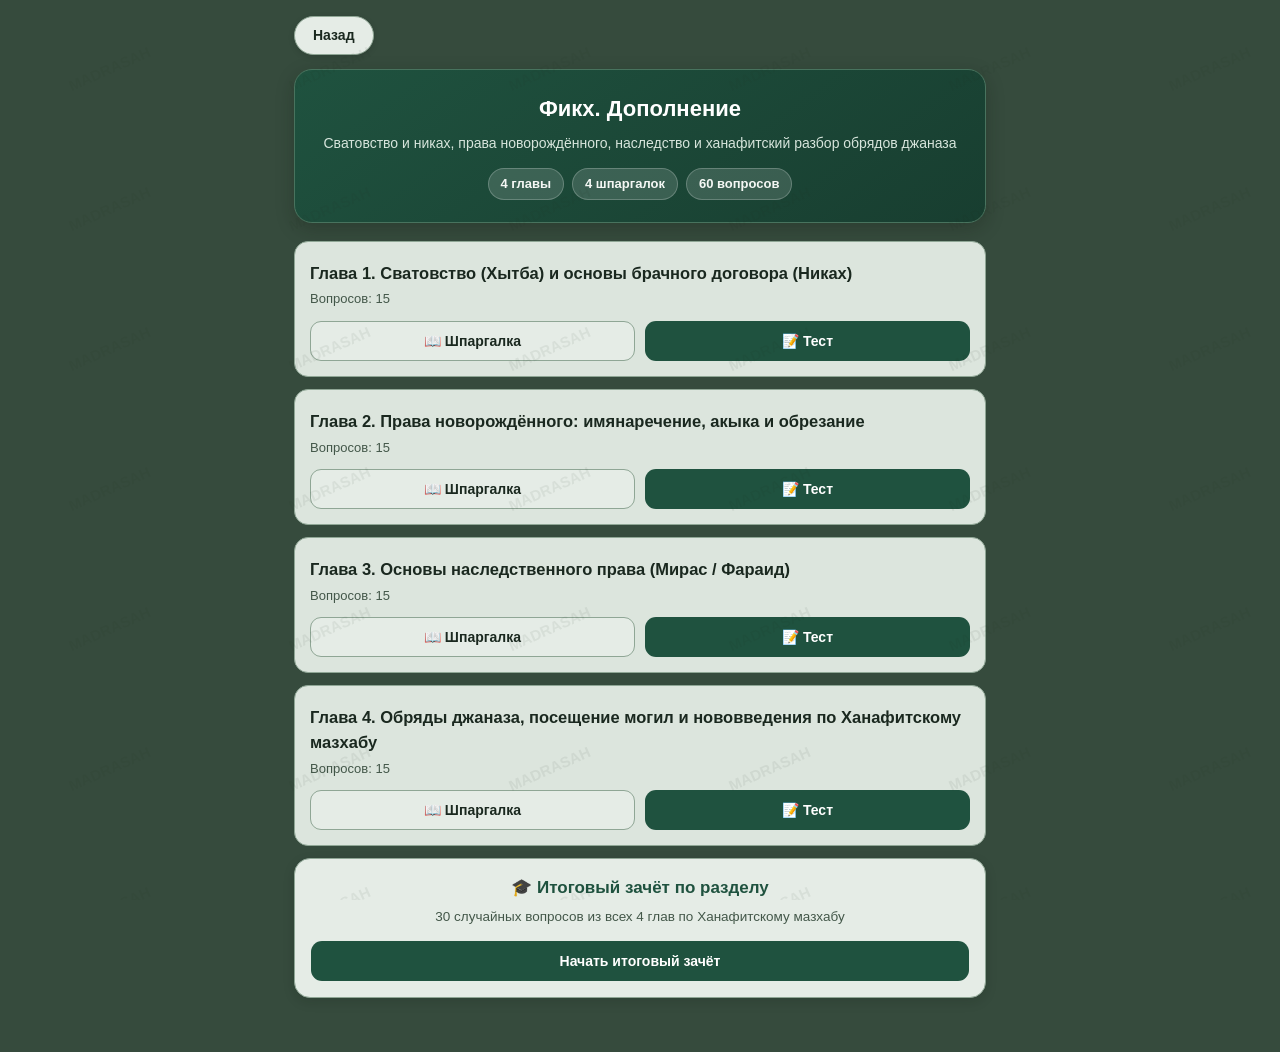
<file: fiqh_extra/index.html>
<!DOCTYPE html>
<html lang="ru">
<head>
  <meta charset="UTF-8" />
  <meta name="viewport" content="width=device-width, initial-scale=1.0, maximum-scale=1.0, user-scalable=no" />
  <title>Фикх. Дополнение — Семья, обряды и наследство</title>
  <script src="https://telegram.org/js/telegram-web-app.js"></script>
  <link rel="stylesheet" href="../style.css?v=20261128" />
  <script src="../auth.js?v=20261128"></script>
  <style>
    .hidden { display: none !important; }
    .cheat-body h3 { margin-top: 0; color: var(--primary); font-size: 18px; border-bottom: 1px solid var(--border-color); padding-bottom: 10px; }
    .cheat-body h4 { margin: 14px 0 6px; font-size: 15.5px; color: var(--text-main); }
    .cheat-body ul, .cheat-body ol { padding-left: 20px; margin: 8px 0; }
    .cheat-body li { margin-bottom: 7px; font-size: 14.5px; }
    .quiz-top { display: flex; justify-content: space-between; align-items: center; gap: 8px; margin-bottom: 12px; padding-bottom: 10px; border-bottom: 1px solid var(--border-color); }
    .quiz-counter { font-size: 13.5px; font-weight: 700; color: var(--primary); }
    .quiz-question { font-size: 16.5px; font-weight: 700; margin-bottom: 16px; line-height: 1.45; }
    .options-list { display: flex; flex-direction: column; gap: 10px; }
    .explanation-box { margin-top: 14px; padding: 13px 14px; border-radius: 12px; background: var(--item-bg); border-left: 4px solid var(--primary); font-size: 14px; }
    .quiz-footer { margin-top: 16px; display: flex; justify-content: space-between; align-items: center; gap: 10px; }
    .result-score { font-size: 30px; font-weight: 800; color: var(--primary); margin: 10px 0; }
  </style>
</head>
<body>
  <div class="container">
    <div class="top-nav">
      <a href="../index.html" id="backLink" class="back-btn">Назад</a>
    </div>

    <div class="header">
      <h1>Фикх. Дополнение</h1>
      <p>Сватовство и никах, права новорождённого, наследство и ханафитский разбор обрядов джаназа</p>
      <div class="stats-bar">
        <span class="stat-pill">4 главы</span>
        <span class="stat-pill" id="statCheats">0 шпаргалок</span>
        <span class="stat-pill" id="statQuestions">0 вопросов</span>
      </div>
    </div>

    <div id="menuView">
      <div id="chaptersList"></div>

      <div class="card" style="text-align:center;">
        <h3 style="margin:0 0 6px;font-size:17px;color:var(--primary);">🎓 Итоговый зачёт по разделу</h3>
        <p style="margin:0 0 14px;font-size:13.5px;color:var(--text-muted);">30 случайных вопросов из всех 4 глав по Ханафитскому мазхабу</p>
        <button class="btn btn-primary" id="startExamBtn" onclick="startExam()">Начать итоговый зачёт</button>
      </div>
    </div>

    <div id="cheatView" class="card hidden">
      <div style="display:flex;justify-content:space-between;align-items:center;gap:8px;margin-bottom:14px;">
        <button class="back-btn" onclick="showMenu()">Назад к главам</button>
        <button class="btn btn-primary" style="width:auto;padding:8px 16px;" id="cheatToTestBtn">Пройти тест</button>
      </div>
      <div class="cheat-body" id="cheatBody"></div>
    </div>

    <div id="quizView" class="card hidden">
      <div class="quiz-top">
        <button class="back-btn" style="padding:6px 12px;font-size:13px;" onclick="showMenu()">Выйти</button>
        <span class="quiz-counter" id="quizCounter">Вопрос 1 / 15</span>
        <button class="btn btn-cheat" id="inlineCheatBtn" style="width:auto;padding:6px 12px;font-size:13px;" onclick="openInlineCheat()">📖 Шпаргалка</button>
      </div>
      <div style="font-size:12.5px;color:var(--text-muted);margin-bottom:6px;" id="quizChapterLabel"></div>
      <div class="quiz-question" id="quizQuestionText"></div>
      <div class="options-list" id="quizOptionsList"></div>
      <div class="explanation-box hidden" id="quizExplanationBox"></div>
      <div class="quiz-footer">
        <span style="font-size:13px;color:var(--text-muted);" id="quizScoreLive">Верно: 0</span>
        <button class="btn btn-primary hidden" style="width:auto;padding:10px 18px;" id="nextQuestionBtn" onclick="nextQuestion()">Следующий вопрос</button>
      </div>
    </div>

    <div id="resultView" class="card hidden" style="text-align:center;">
      <div style="font-size:40px;" id="resultEmoji">🌟</div>
      <h2 style="margin:8px 0 4px;" id="resultTitle">Тест завершён!</h2>
      <div class="result-score" id="resultScoreText">0 / 15</div>
      <p style="color:var(--text-muted);font-size:14px;margin-bottom:18px;" id="resultSubtitle"></p>
      <div class="chapter-actions">
        <button class="btn btn-cheat" onclick="showMenu()">К списку глав</button>
        <button class="btn btn-primary" onclick="retryQuiz()">Пройти заново</button>
      </div>
    </div>
  </div>

  <div id="cheatModal" class="modal-backdrop hidden" onclick="if(event.target===this) closeModal()">
    <div class="modal-box">
      <div style="display:flex;justify-content:flex-end;margin-bottom:10px;">
        <button class="back-btn" style="padding:6px 14px;" onclick="closeModal()">Закрыть</button>
      </div>
      <div class="cheat-body" id="modalCheatBody"></div>
    </div>
  </div>

  <script>
    window.FIQH_EXTRA_CHAPTERS = [
      { id: 1, title: "Глава 1. Сватовство (Хытба) и основы брачного договора (Никах)", cheat: "", questions: [] },
      { id: 2, title: "Глава 2. Права новорождённого: имянаречение, акыка и обрезание", cheat: "", questions: [] },
      { id: 3, title: "Глава 3. Основы наследственного права (Мирас / Фараид)", cheat: "", questions: [] },
      { id: 4, title: "Глава 4. Обряды джаназа, посещение могил и нововведения по Ханафитскому мазхабу", cheat: "", questions: [] }
    ];

    window.FIQH_EXTRA_DATA = window.FIQH_EXTRA_DATA || { chapters: {}, cheatsheets: {}, questions: [] };

    function normQ(raw, chId, chTitle) {
      return {
        chapterId: chId,
        chapterTitle: chTitle,
        question: raw.question || raw.q || raw.text || "",
        options: raw.options || raw.a || raw.answers || [],
        correct: typeof raw.correct === "number" ? raw.correct : (typeof raw.c === "number" ? raw.c : 0),
        explanation: raw.explanation || raw.exp || raw.desc || ""
      };
    }

    window.registerFiqhExtraChapter = function(a, b, c, d) {
      var num = null, title = "", cheat = "", qs = [];
      if (typeof a === "object" && a !== null) {
        num = a.id || a.num || a.chapter || null;
        title = a.title || a.name || "";
        cheat = a.cheat || a.cheatsheet || "";
        qs = a.questions || [];
      } else if (typeof a === "number") {
        num = a;
        title = typeof b === "string" ? b : "";
        if (Array.isArray(c)) { qs = c; cheat = typeof d === "string" ? d : ""; }
        else { cheat = typeof c === "string" ? c : ""; qs = Array.isArray(d) ? d : []; }
      }
      if (!num || num < 1 || num > 4) return;
      var target = window.FIQH_EXTRA_CHAPTERS[num - 1];
      if (title) target.title = title;
      if (cheat) target.cheat = cheat;
      if (Array.isArray(qs) && qs.length > 0) {
        target.questions = qs.map(function(item) { return normQ(item, target.id, target.title); });
      }
    };
  </script>
  <script src="fiqh_extra_part1.js?v=20261128"></script>
  <script src="fiqh_extra_part2.js?v=20261128"></script>

  <script>
    const PROG_KEY = "madrasah_fiqh_extra_v1";
    let currentCh = null;
    let quizState = { mode: "chapter", chapterId: null, questions: [], index: 0, score: 0, answered: false };

    function collectFallbackData() {
      if (!window.FIQH_EXTRA_DATA) return;
      if (window.FIQH_EXTRA_DATA.chapters) {
        Object.keys(window.FIQH_EXTRA_DATA.chapters).forEach(function(k) {
          var item = window.FIQH_EXTRA_DATA.chapters[k];
          var id = Number(item.id || k);
          if (id >= 1 && id <= 4) {
            var target = window.FIQH_EXTRA_CHAPTERS[id - 1];
            if (item.title) target.title = item.title;
            if (item.cheatsheet || item.cheat) target.cheat = item.cheatsheet || item.cheat;
            if (Array.isArray(item.questions) && item.questions.length > 0) {
              target.questions = item.questions.map(function(q) { return normQ(q, id, target.title); });
            }
          }
        });
      }
      if (window.FIQH_EXTRA_DATA.cheatsheets) {
        Object.keys(window.FIQH_EXTRA_DATA.cheatsheets).forEach(function(k) {
          var m = String(k).match(/\d+/);
          if (m) {
            var id = Number(m[0]);
            if (id >= 1 && id <= 4 && !window.FIQH_EXTRA_CHAPTERS[id - 1].cheat) {
              window.FIQH_EXTRA_CHAPTERS[id - 1].cheat = window.FIQH_EXTRA_DATA.cheatsheets[k];
            }
          }
        });
      }
      if (Array.isArray(window.FIQH_EXTRA_DATA.questions)) {
        window.FIQH_EXTRA_DATA.questions.forEach(function(raw) {
          var id = Number(raw.chapterId || raw.chapter || 0);
          if (id >= 1 && id <= 4) {
            var target = window.FIQH_EXTRA_CHAPTERS[id - 1];
            var nq = normQ(raw, id, target.title);
            if (!target.questions.some(function(ex) { return ex.question === nq.question; })) {
              target.questions.push(nq);
            }
          }
        });
      }
    }

    function getProg() {
      try { return JSON.parse(localStorage.getItem(PROG_KEY) || "{}"); }
      catch (e) { return {}; }
    }

    function showView(id) {
      ["menuView", "cheatView", "quizView", "resultView"].forEach(function(v) {
        document.getElementById(v).classList.add("hidden");
      });
      document.getElementById(id).classList.remove("hidden");
      window.scrollTo({ top: 0, behavior: "smooth" });
    }

    function showMenu() {
      renderMenu();
      showView("menuView");
    }

    function renderMenu() {
      collectFallbackData();
      var prog = getProg();
      var listEl = document.getElementById("chaptersList");
      var totalCheats = 0;
      var totalQs = 0;

      listEl.innerHTML = window.FIQH_EXTRA_CHAPTERS.map(function(ch) {
        var hasCheat = Boolean(ch.cheat && ch.cheat.trim());
        var qCount = ch.questions.length;
        if (hasCheat) totalCheats++;
        totalQs += qCount;

        var best = prog[ch.id];
        var bestHtml = best ? ' • Лучший результат: ' + best.score + '/' + best.total : '';

        return '<div class="chapter-card">' +
          '<div class="chapter-info">' +
            '<div class="chapter-title">' + ch.title + '</div>' +
            '<div class="chapter-meta">Вопросов: ' + qCount + bestHtml + '</div>' +
          '</div>' +
          '<div class="chapter-actions ' + (!hasCheat ? 'single' : '') + '">' +
            (hasCheat ? '<button class="btn btn-cheat" onclick="openCheat(' + ch.id + ')">📖 Шпаргалка</button>' : '') +
            '<button class="btn btn-primary" ' + (qCount === 0 ? 'disabled style="opacity:0.55;"' : '') + ' onclick="startChapter(' + ch.id + ')">📝 Тест</button>' +
          '</div>' +
        '</div>';
      }).join("");

      document.getElementById("statCheats").textContent = totalCheats + " шпаргалок";
      document.getElementById("statQuestions").textContent = totalQs + " вопросов";

      var examBtn = document.getElementById("startExamBtn");
      examBtn.disabled = totalQs === 0;
      examBtn.style.opacity = totalQs === 0 ? "0.55" : "1";
    }

    function openCheat(id) {
      var ch = window.FIQH_EXTRA_CHAPTERS[id - 1];
      if (!ch || !ch.cheat) return;
      currentCh = ch;
      document.getElementById("cheatBody").innerHTML = ch.cheat;
      var btn = document.getElementById("cheatToTestBtn");
      btn.style.display = ch.questions.length > 0 ? "inline-flex" : "none";
      btn.onclick = function() { startChapter(ch.id); };
      showView("cheatView");
    }

    function shuffle(arr) {
      var a = arr.slice();
      for (var i = a.length - 1; i > 0; i--) {
        var j = Math.floor(Math.random() * (i + 1));
        var t = a[i]; a[i] = a[j]; a[j] = t;
      }
      return a;
    }

    function startChapter(id) {
      var ch = window.FIQH_EXTRA_CHAPTERS[id - 1];
      if (!ch || ch.questions.length === 0) return;
      currentCh = ch;
      quizState = { mode: "chapter", chapterId: ch.id, questions: shuffle(ch.questions), index: 0, score: 0, answered: false };
      showView("quizView");
      renderQuestion();
    }

    function startExam() {
      var pool = [];
      window.FIQH_EXTRA_CHAPTERS.forEach(function(ch) { pool = pool.concat(ch.questions); });
      if (pool.length === 0) return;
      quizState = { mode: "exam", chapterId: null, questions: shuffle(pool).slice(0, 30), index: 0, score: 0, answered: false };
      showView("quizView");
      renderQuestion();
    }

    function renderQuestion() {
      var q = quizState.questions[quizState.index];
      quizState.answered = false;

      document.getElementById("quizCounter").textContent = "Вопрос " + (quizState.index + 1) + " / " + quizState.questions.length;
      document.getElementById("quizScoreLive").textContent = "Верно: " + quizState.score;
      document.getElementById("quizChapterLabel").textContent = q.chapterTitle;
      document.getElementById("quizQuestionText").textContent = q.question;

      var ch = window.FIQH_EXTRA_CHAPTERS[q.chapterId - 1];
      document.getElementById("inlineCheatBtn").style.display = (ch && ch.cheat) ? "inline-flex" : "none";

      var wrappedOpts = q.options.map(function(txt, idx) {
        return { text: txt, isCorrect: idx === q.correct };
      });
      wrappedOpts = shuffle(wrappedOpts);

      var optsEl = document.getElementById("quizOptionsList");
      optsEl.innerHTML = "";
      wrappedOpts.forEach(function(optObj) {
        var btn = document.createElement("button");
        btn.className = "option-btn";
        btn.textContent = optObj.text;
        btn.dataset.correct = optObj.isCorrect ? "1" : "0";
        btn.onclick = function() { selectAnswer(btn); };
        optsEl.appendChild(btn);
      });

      var expBox = document.getElementById("quizExplanationBox");
      expBox.classList.add("hidden");
      expBox.innerHTML = "";

      document.getElementById("nextQuestionBtn").classList.add("hidden");
    }

    function selectAnswer(selectedBtn) {
      if (quizState.answered) return;
      quizState.answered = true;

      var q = quizState.questions[quizState.index];
      var buttons = document.querySelectorAll("#quizOptionsList .option-btn");
      var isRight = selectedBtn.dataset.correct === "1";

      buttons.forEach(function(btn) {
        btn.disabled = true;
        if (btn.dataset.correct === "1") btn.classList.add("correct");
        else if (btn === selectedBtn && !isRight) btn.classList.add("wrong");
      });

      if (isRight) {
        quizState.score++;
        document.getElementById("quizScoreLive").textContent = "Верно: " + quizState.score;
      }

      if (q.explanation) {
        var expBox = document.getElementById("quizExplanationBox");
        expBox.innerHTML = "<strong>Разбор по Ханафитскому мазхабу:</strong> " + q.explanation;
        expBox.classList.remove("hidden");
      }

      var nextBtn = document.getElementById("nextQuestionBtn");
      nextBtn.textContent = (quizState.index + 1 < quizState.questions.length) ? "Следующий вопрос" : "Завершить тест";
      nextBtn.classList.remove("hidden");
    }

    function nextQuestion() {
      if (quizState.index + 1 < quizState.questions.length) {
        quizState.index++;
        renderQuestion();
      } else {
        finishQuiz();
      }
    }

    function finishQuiz() {
      var total = quizState.questions.length;
      var score = quizState.score;
      var pct = Math.round((score / total) * 100);

      if (quizState.mode === "chapter" && quizState.chapterId) {
        var prog = getProg();
        var prev = prog[quizState.chapterId];
        if (!prev || score >= prev.score) {
          prog[quizState.chapterId] = { score: score, total: total };
          localStorage.setItem(PROG_KEY, JSON.stringify(prog));
        }
      }

      document.getElementById("resultScoreText").textContent = score + " / " + total + " (" + pct + "%)";
      if (pct >= 80) {
        document.getElementById("resultEmoji").textContent = "🌟";
        document.getElementById("resultTitle").textContent = "Отличный результат!";
        document.getElementById("resultSubtitle").textContent = "Ма шаа Аллах! Вы уверенно усвоили положения ханафитского фикха.";
      } else {
        document.getElementById("resultEmoji").textContent = "📖";
        document.getElementById("resultTitle").textContent = "Стоит повторить материал";
        document.getElementById("resultSubtitle").textContent = "Рекомендуем внимательно изучить шпаргалку и пройти тест заново.";
      }
      showView("resultView");
    }

    function retryQuiz() {
      if (quizState.mode === "exam") startExam();
      else if (quizState.chapterId) startChapter(quizState.chapterId);
    }

    function openInlineCheat() {
      var q = quizState.questions[quizState.index];
      var ch = window.FIQH_EXTRA_CHAPTERS[q.chapterId - 1];
      if (!ch || !ch.cheat) return;
      document.getElementById("modalCheatBody").innerHTML = ch.cheat;
      document.getElementById("cheatModal").classList.remove("hidden");
    }

    function closeModal() {
      document.getElementById("cheatModal").classList.add("hidden");
    }

    document.addEventListener("DOMContentLoaded", function() {
      var uid = new URLSearchParams(window.location.search).get("uid");
      if (uid) document.getElementById("backLink").href = "../index.html?uid=" + encodeURIComponent(uid);
      if (typeof protectCoursePage === "function") protectCoursePage("fiqh_extra");
      renderMenu();
    });
  </script>
</body>
</html>
</file>
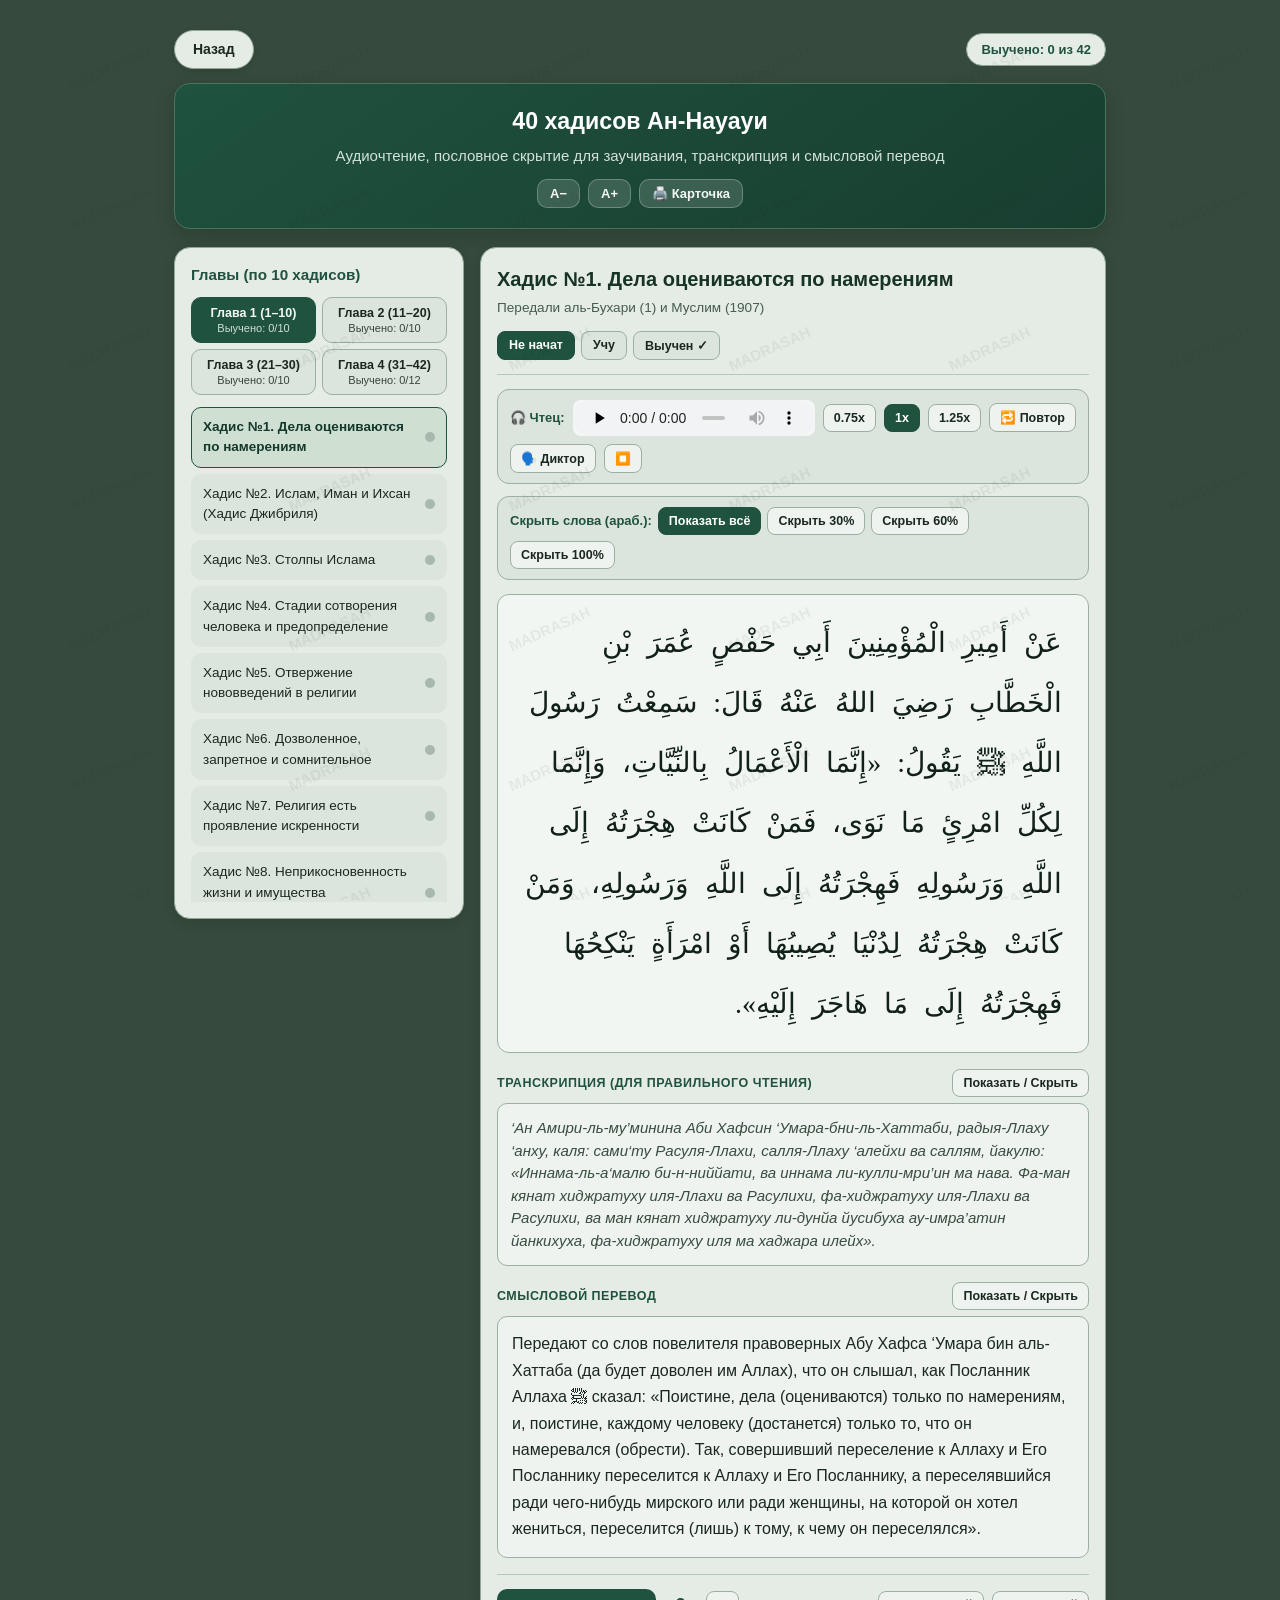
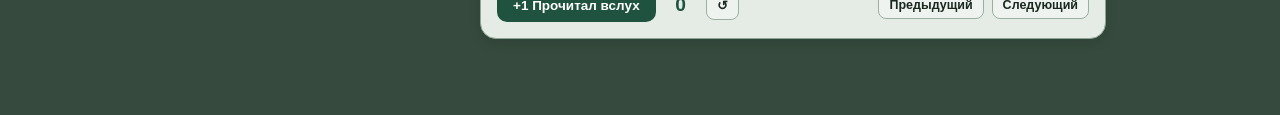
<file: nawawi/index.html>
<!DOCTYPE html>
<html lang="ru">
<head>
  <meta charset="UTF-8">
  <meta name="viewport" content="width=device-width, initial-scale=1.0, maximum-scale=1.0, user-scalable=no">
  <title>40 хадисов Ан-Науауи</title>
  <script src="https://telegram.org/js/telegram-web-app.js"></script>
  <link rel="stylesheet" href="../style.css">
  <script src="../auth.js"></script>
  <script>
    if (typeof protectCoursePage === "function") {
      protectCoursePage("nawawi", "40 хадисов Ан-Науауи");
    }
  </script>
  <style>
    :root {
      --arabic-size: 28px;
    }

    body {
      padding: 14px 14px 36px;
    }

    .wrap {
      max-width: 960px;
      margin: 0 auto;
    }

    .top-nav {
      display: flex;
      justify-content: space-between;
      align-items: center;
      margin-bottom: 12px;
      gap: 10px;
    }

    .back-btn {
      display: inline-flex;
      align-items: center;
      justify-content: center;
      padding: 8px 16px;
      background: #E5ECE6;
      color: #1A281F;
      border: 1px solid #8FA695;
      border-radius: 20px;
      font-weight: 600;
      font-size: 13.5px;
      text-decoration: none;
      cursor: pointer;
    }

    .back-btn:hover {
      background: #D5E2D7;
    }

    .progress-pill {
      background: #E5ECE6;
      color: #1F523F;
      border: 1px solid #8FA695;
      padding: 6px 14px;
      border-radius: 20px;
      font-size: 13px;
      font-weight: 700;
    }

    .course-hero {
      background: linear-gradient(145deg, #1F523F 0%, #183E30 100%);
      color: #F4F7F4;
      border: 1px solid #48735E;
      border-radius: 16px;
      padding: 20px 18px;
      text-align: center;
      margin-bottom: 18px;
      box-shadow: 0 6px 18px rgba(14, 22, 17, 0.22);
    }

    .course-hero h1 {
      margin: 0 0 6px;
      font-size: 1.45rem;
      color: #FFFFFF;
    }

    .course-hero p {
      margin: 0 0 12px;
      font-size: 0.94rem;
      color: #D2E2D8;
    }

    .hero-controls {
      display: flex;
      justify-content: center;
      gap: 8px;
      flex-wrap: wrap;
    }

    .hero-ctrl-btn {
      background: rgba(255, 255, 255, 0.14);
      color: #F4F7F4;
      border: 1px solid rgba(255, 255, 255, 0.25);
      border-radius: 10px;
      padding: 6px 12px;
      font-size: 13px;
      font-weight: 600;
      cursor: pointer;
    }

    .hero-ctrl-btn:hover {
      background: rgba(255, 255, 255, 0.24);
    }

    .layout-grid {
      display: grid;
      grid-template-columns: 290px 1fr;
      gap: 16px;
      align-items: start;
    }

    @media (max-width: 820px) {
      .layout-grid {
        grid-template-columns: 1fr;
      }
    }

    .panel-card {
      background: #E5ECE6;
      border: 1px solid #8FA695;
      border-radius: 16px;
      padding: 16px;
      color: #1A281F;
      box-shadow: 0 4px 12px rgba(14, 22, 17, 0.14);
    }

    .sidebar-title {
      font-size: 0.95rem;
      font-weight: 700;
      color: #1F523F;
      margin: 0 0 10px;
    }

    .chapter-tabs {
      display: grid;
      grid-template-columns: 1fr 1fr;
      gap: 6px;
      margin-bottom: 12px;
    }

    .chapter-btn {
      background: #DCE5DD;
      border: 1px solid #9BB0A0;
      color: #1A281F;
      border-radius: 10px;
      padding: 8px 6px;
      font-size: 12.5px;
      cursor: pointer;
      display: flex;
      flex-direction: column;
      align-items: center;
      gap: 2px;
    }

    .chapter-btn.active {
      background: #1F523F;
      border-color: #1F523F;
      color: #F4F7F4;
    }

    .chapter-btn small {
      font-size: 11px;
      opacity: 0.85;
    }

    .hadith-list {
      list-style: none;
      margin: 0;
      padding: 0;
      display: flex;
      flex-direction: column;
      gap: 6px;
      max-height: 55vh;
      overflow-y: auto;
    }

    .hadith-item {
      padding: 9px 11px;
      border-radius: 10px;
      background: #DCE5DD;
      border: 1px solid transparent;
      cursor: pointer;
      display: flex;
      justify-content: space-between;
      align-items: center;
      gap: 8px;
      font-size: 13.5px;
      color: #1A281F;
    }

    .hadith-item:hover {
      border-color: #6B9474;
    }

    .hadith-item.selected {
      background: #CFE0D3;
      border-color: #1F523F;
      font-weight: 700;
      color: #14382B;
    }

    .status-dot {
      width: 10px;
      height: 10px;
      border-radius: 50%;
      background: #A7B8AC;
      flex-shrink: 0;
    }

    .status-dot.learning { background: #B8862D; }
    .status-dot.learned { background: #2E7D44; }

    .hadith-header {
      display: flex;
      flex-wrap: wrap;
      justify-content: space-between;
      align-items: flex-start;
      gap: 12px;
      padding-bottom: 14px;
      border-bottom: 1px solid #B7C7BB;
      margin-bottom: 14px;
    }

    .hadith-title {
      font-size: 1.25rem;
      font-weight: 700;
      color: #163326;
      margin: 0 0 4px;
    }

    .hadith-meta {
      font-size: 0.85rem;
      color: #465C4E;
    }

    .status-buttons {
      display: flex;
      gap: 6px;
      flex-wrap: wrap;
    }

    .status-btn {
      background: #DCE5DD;
      border: 1px solid #9BB0A0;
      color: #1A281F;
      padding: 6px 11px;
      border-radius: 8px;
      font-size: 12.5px;
      font-weight: 600;
      cursor: pointer;
    }

    .status-btn.active {
      background: #1F523F;
      border-color: #1F523F;
      color: #FFFFFF;
    }

    .status-btn.learning.active {
      background: #9A6E22;
      border-color: #9A6E22;
    }

    .audio-bar {
      display: flex;
      flex-wrap: wrap;
      align-items: center;
      gap: 8px;
      padding: 10px 12px;
      margin-bottom: 12px;
      background: #DCE5DD;
      border: 1px solid #9BB0A0;
      border-radius: 12px;
    }

    .bar-label {
      font-size: 13px;
      font-weight: 700;
      color: #1F523F;
    }

    .audio-bar audio {
      height: 36px;
      flex: 1;
      min-width: 190px;
      color-scheme: light;
      background: #F4F7F5;
      border-radius: 8px;
    }

    .ctrl-chip {
      background: #EEF3EF;
      border: 1px solid #9BB0A0;
      color: #1A281F;
      padding: 6px 10px;
      border-radius: 8px;
      font-size: 12.5px;
      font-weight: 600;
      cursor: pointer;
    }

    .ctrl-chip.active {
      background: #1F523F;
      border-color: #1F523F;
      color: #FFFFFF;
    }

    .audio-status {
      width: 100%;
      font-size: 12.5px;
      color: #1A281F;
      display: none;
      margin-top: 4px;
      padding: 8px 10px;
      background: #CFE0D3;
      border: 1px solid #8FA695;
      border-radius: 8px;
    }

    .toolbar {
      display: flex;
      flex-wrap: wrap;
      gap: 6px;
      margin-bottom: 14px;
      padding: 10px 12px;
      background: #DCE5DD;
      border: 1px solid #9BB0A0;
      border-radius: 12px;
      align-items: center;
    }

    .arabic-box {
      direction: rtl;
      text-align: right;
      font-family: "Traditional Arabic", "Scheherazade New", "Amiri", serif;
      font-size: var(--arabic-size);
      line-height: 2.15;
      padding: 18px;
      background: #F2F6F3;
      border: 1px solid #9BB0A0;
      border-radius: 12px;
      margin-bottom: 16px;
      color: #122118;
      user-select: none;
    }

    .word-token {
      display: inline-block;
      margin: 0 3px;
      padding: 0 5px;
      border-radius: 6px;
      transition: background-color 0.15s ease;
    }

    .word-token.masked {
      background-color: #B6C7BA;
      color: transparent;
      cursor: pointer;
    }

    .word-token.speaking {
      background-color: #C3E0C9;
      color: #0E3321;
      box-shadow: 0 0 0 1.5px #1F523F;
    }

    .word-token.masked.speaking {
      background-color: #8FC49E;
      color: transparent;
    }

    .section-block {
      margin-bottom: 16px;
    }

    .section-header {
      display: flex;
      justify-content: space-between;
      align-items: center;
      margin-bottom: 6px;
      gap: 8px;
    }

    .section-title {
      font-size: 12.5px;
      font-weight: 700;
      text-transform: uppercase;
      letter-spacing: 0.04em;
      color: #1F523F;
    }

    .transcription-text {
      font-style: italic;
      color: #384C3F;
      background: #EEF3EF;
      border: 1px solid #9BB0A0;
      padding: 13px;
      border-radius: 10px;
      font-size: 0.94rem;
    }

    .translation-text {
      font-size: 1rem;
      line-height: 1.65;
      color: #1A281F;
      background: #EEF3EF;
      border: 1px solid #9BB0A0;
      padding: 14px;
      border-radius: 10px;
    }

    .hidden-content {
      filter: blur(6px);
      cursor: pointer;
      user-select: none;
    }

    .footer-actions {
      display: flex;
      flex-wrap: wrap;
      justify-content: space-between;
      align-items: center;
      gap: 12px;
      padding-top: 14px;
      border-top: 1px solid #B7C7BB;
    }

    .tasbih-box {
      display: flex;
      align-items: center;
      gap: 10px;
    }

    .btn-primary-green {
      background: #1F523F;
      color: #FFFFFF;
      border: none;
      padding: 9px 16px;
      font-size: 13.5px;
      font-weight: 600;
      border-radius: 10px;
      cursor: pointer;
    }

    .btn-primary-green:hover {
      background: #173E30;
    }

    .count-badge {
      font-size: 1.2rem;
      font-weight: 800;
      color: #1F523F;
      min-width: 30px;
      text-align: center;
    }

    .nav-pair {
      display: flex;
      gap: 8px;
    }

    .notice-box {
      padding: 14px;
      background: #E8DDD7;
      border: 1px solid #B39B90;
      color: #4A2B20;
      border-radius: 10px;
      margin-bottom: 14px;
      font-size: 0.92rem;
    }

    @media print {
      body { background: #ffffff !important; color: #000000 !important; }
      .top-nav, .course-hero, .sidebar, .audio-bar, .toolbar, .footer-actions, .status-buttons, .section-header button { display: none !important; }
      .layout-grid { display: block; }
      .panel-card { border: 1.5px solid #333; background: #fff !important; box-shadow: none; }
      .arabic-box, .transcription-text, .translation-text { border: 1px solid #999; background: #fff !important; color: #000 !important; filter: none !important; }
      .word-token.masked { background: transparent !important; color: #000 !important; }
    }
  </style>
</head>
<body>
<div class="wrap">
  <div class="top-nav">
    <a href="../index.html" id="backToCatalog" class="back-btn">Назад</a>
    <span class="progress-pill" id="progressSummary">Выучено: 0 из 42</span>
  </div>

  <div class="course-hero">
    <h1>40 хадисов Ан-Науауи</h1>
    <p>Аудиочтение, пословное скрытие для заучивания, транскрипция и смысловой перевод</p>
    <div class="hero-controls">
      <button class="hero-ctrl-btn" onclick="changeFontSize(-2)" title="Уменьшить арабский шрифт">А−</button>
      <button class="hero-ctrl-btn" onclick="changeFontSize(2)" title="Увеличить арабский шрифт">А+</button>
      <button class="hero-ctrl-btn" onclick="window.print()" title="Распечатать текущий хадис">🖨️ Карточка</button>
    </div>
  </div>

  <div class="layout-grid">
    <aside class="panel-card">
      <h2 class="sidebar-title">Главы (по 10 хадисов)</h2>
      <div class="chapter-tabs" id="chapterTabs"></div>
      <ul class="hadith-list" id="hadithList"></ul>
    </aside>

    <main class="panel-card">
      <div id="missingDataWarning" class="notice-box" style="display:none;"></div>

      <div class="hadith-header">
        <div>
          <h2 class="hadith-title" id="hadithTitle">Загрузка...</h2>
          <div class="hadith-meta" id="hadithMeta"></div>
        </div>
        <div class="status-buttons">
          <button class="status-btn" data-status="none" onclick="setStatus('none')">Не начат</button>
          <button class="status-btn learning" data-status="learning" onclick="setStatus('learning')">Учу</button>
          <button class="status-btn learned" data-status="learned" onclick="setStatus('learned')">Выучен ✓</button>
        </div>
      </div>

      <div class="audio-bar">
        <span class="bar-label">🎧 Чтец:</span>
        <audio id="hadithAudio" controls preload="none"></audio>
        <button class="ctrl-chip speed-btn" data-rate="0.75" onclick="setPlaybackRate(0.75)">0.75x</button>
        <button class="ctrl-chip speed-btn active" data-rate="1" onclick="setPlaybackRate(1)">1x</button>
        <button class="ctrl-chip speed-btn" data-rate="1.25" onclick="setPlaybackRate(1.25)">1.25x</button>
        <button class="ctrl-chip" id="loopBtn" onclick="toggleLoop()">🔁 Повтор</button>
        <button class="ctrl-chip" id="ttsBtn" onclick="speakArabic()">🗣️ Диктор</button>
        <button class="ctrl-chip" onclick="stopSpeech()">⏹️</button>
        <div class="audio-status" id="audioStatus"></div>
      </div>

      <div class="toolbar">
        <span class="bar-label">Скрыть слова (араб.):</span>
        <button class="ctrl-chip mask-btn active" data-level="0" onclick="setMaskLevel(0)">Показать всё</button>
        <button class="ctrl-chip mask-btn" data-level="0.3" onclick="setMaskLevel(0.3)">Скрыть 30%</button>
        <button class="ctrl-chip mask-btn" data-level="0.6" onclick="setMaskLevel(0.6)">Скрыть 60%</button>
        <button class="ctrl-chip mask-btn" data-level="1" onclick="setMaskLevel(1)">Скрыть 100%</button>
      </div>

      <div class="arabic-box" id="arabicText"></div>

      <div class="section-block">
        <div class="section-header">
          <span class="section-title">Транскрипция (для правильного чтения)</span>
          <button class="ctrl-chip" onclick="toggleBlur('transcriptionText')">Показать / Скрыть</button>
        </div>
        <div class="transcription-text" id="transcriptionText" onclick="unblur('transcriptionText')"></div>
      </div>

      <div class="section-block">
        <div class="section-header">
          <span class="section-title">Смысловой перевод</span>
          <button class="ctrl-chip" onclick="toggleBlur('translationText')">Показать / Скрыть</button>
        </div>
        <div class="translation-text" id="translationText" onclick="unblur('translationText')"></div>
      </div>

      <div class="footer-actions">
        <div class="tasbih-box">
          <button class="btn-primary-green" onclick="incrementCount()">+1 Прочитал вслух</button>
          <span class="count-badge" id="repeatCount">0</span>
          <button class="ctrl-chip" onclick="resetCount()" title="Сбросить счётчик">↺</button>
        </div>
        <div class="nav-pair">
          <button class="ctrl-chip" onclick="prevHadith()">Предыдущий</button>
          <button class="ctrl-chip" onclick="nextHadith()">Следующий</button>
        </div>
      </div>
    </main>
  </div>
</div>

<script src="chapter1.js"></script>
<script src="chapter2.js"></script>
<script src="chapter3.js"></script>
<script src="chapter4.js"></script>

<script>
  const hadiths = [
    ...(window.HADITHS_CH1 || []),
    ...(window.HADITHS_CH2 || []),
    ...(window.HADITHS_CH3 || []),
    ...(window.HADITHS_CH4 || [])
  ].sort((a, b) => a.id - b.id);

  const studioAudioFiles = {
    1: "01. Hadith 1 - Niyyah (Intention) - الأعمال بالنيات - Al-Bukhari #1 - Muslim #1907.mp3",
    2: "02. Hadith 2 - Islam, Eeman & Ihsan - مراتب الدين_ الإسلام والإيمان والإحسان - Muslim #1.mp3",
    3: "03. Hadith 3 - Islam Is Built On Five - أركانُ الإسلام - Al-Bukhari #8 - Muslim #16.mp3",
    4: "04. Hadith 4 - Al-Qadar (The Decree) - مراحل خلق الإنسان, وتقديرُ رزقهِ وأجلهِ وعملهِ - Al-Bukhari #3208 - Muslim #2643.mp3",
    5: "05. Hadith 5 - Bid'ah (Innovation) - إنكارُ البدع المذمومة - Al-Bukhari #2697 - Muslim #1718_17-18.mp3",
    6: "06. Hadith 6 - Halal, Haram, Allah's Hima, Heart & Doubtful Matters - الابتعادُ عن الشبهات - Al-Bukhari #52 - Muslim #1599.mp3",
    7: "07. Hadith 7 - Sincere Advice - النصيحةُ عمادُ الدين - Muslim #55.mp3",
    8: "08. Hadith 8 - Jihad, Blood & Property of A Muslim - حُرمَة دم المسلم ومالهِ - Al-Bukhari #25 - Muslim #22.mp3",
    9: "09. Hadith 9 - The Forbidden & The Commanded - النهيُ عن كثرة السُّؤالِ والتنطع - Al-Bukhari #7288 - Muslim #1337.mp3",
    10: "10. Hadith 10 - The Accepted Du'a (Invocation), Pure Food, Drink & Clothes - الحلال سببٌ لإجابة الدُّعاء - Muslim #1015.mp3",
    11: "11. Hadith 11 - Leave Doubt - مِنَ الوَرَع توقِّي الشُّبَه - At-Tirmidhi #2518 - An-Nasaa'i #5711.mp3",
    12: "12. Hadith 12 - What Does Not Concern One - تَركُ ما لا يَعني - At-Tirmidhi #2318 - Ibn Majah #3976.mp3",
    13: "13. Hadith 13 - Loving For Muslims What One Loves For Oneself - حُبُّك الخير للمُسلمين - Al-Bukhari #13 - Muslim #71.mp3",
    14: "14. Hadith 14 - The Blood Of A Muslim - حرمة دم المُسلم .. ومتى تهدر - Al-Bukhari #6878 - Muslim #1676.mp3",
    15: "15. Hadith 15 - Speech, Right Of Neighbor & Guest - التكلم بالخير, وإكرام الجار والضيف - Al-Bukhari #6018 - Muslim #47.mp3",
    16: "16. Hadith 16 - Do Not Become Angry - النهيُ عن الغضب - Al-Bukhari #6116.mp3",
    17: "17. Hadith 17 - Halal Mercy Slaughter - الأمر بالإحسانِ, والرِّفقُ بالحيَوان - Muslim #1995.mp3",
    18: "18. Hadith 18 - Taqwa, Immediate Taubah (Repentance) After Sin & Good Manners - حُسْنُ الخُلُق - At-Tirmidhi #2102.mp3",
    19: "19. Hadith 19 - The Pen Has Been Lifted & The Ink Has Dried - نصيحةٌ نبويةٌ - At-Tirmidhi #2516, Ahmad #2763.mp3",
    20: "20. Hadith 20 - Having Shame & Modesty Is From Eeman - الحياءُ من الإيمان - Al-Bukhari #6120.mp3",
    21: "21. Hadith 21 - Being Firm Upon Islam - الاستقامة لُبُّ الإسلام - Muslim #38.mp3",
    22: "22. Hadith 22 - Minimum Requirement To Enter Jannah - دخولُ الجنّة بفعلِ المأموراتِ وتركِ المنهّيات - Muslim #16.mp3",
    23: "23. Hadith 23 - Purity Is Half Of Eeman - مِن جوامع الخير - Muslim #223.mp3",
    24: "24. Hadith 24 - Allah's Grace & Favour, Forbidden Injustices For Himself - آلاءُ الله تعالى وفضلُه على عباده - Muslim #2577.mp3",
    25: "25. Hadith 25 - Dhikr (Remembrance Of Allah) & The Wealthy vs The Poor - التنافسُ في الخير, وفضلُ الذِّكر - Muslim #1006.mp3",
    26: "26. Hadith 26 - Sadaqah - كثرة طُرق الخير, وتعدُّد أنواع الصَّدقات - Al-Bukhari #2989 - Muslim #1009 .mp3",
    27: "27. Hadith 27 - Birr & Ithm - تعريفُ البِرِّ والإثم - Muslim #2553 - Ahmad #18006 - Ad-Darimi #2575 - Ibn Abi Shaybah #753.mp3",
    28: "28. Hadith 28 - Upon The Sunnah of The Salaf - السَّمعُ والطّاعة والالتزام بالسُّنَة - Abu Dawud #4607 - At-Tirmidhi #2676.mp3",
    29: "29. Hadith 29 - Salvation - طريقُ النّجاة - At-Tirmidhi #2616 - Ahmad #22063.mp3",
    30: "30. Hadith 30 - Upholding The Limits Of The Sharee'ah - الالتزامُ بحدود الشّرع - Ad-Daraqutni #184 - At-Tabarani #589.mp3",
    31: "31. Hadith 31 - Az-Zuhd - الزُّهدُ في الدُّنيا, وثمرتُه - Ibn Majah #1402 - Al-Bayhaqi in Ash-Shu'b Al-Eeman #10043.mp3",
    32: "32. Hadith 32 - La Dharar Wala Dhiraar (No Causing Harm Nor Returning Harm) - Ibn Majah 2340 - Daraqutni 288 - Muwatta 2177.mp3",
    33: "33. Hadith 33 - Claimants & Counter-Claimants - مِن أسُسِ القضاء في الإسلام - Al-Bayhaqi #21200 - Ibn Abi 'Asim #40.mp3",
    34: "34. Hadith 34 - Changing Munkar With The Hand, The Tongue Or With The Heart - تغييرُ المنكَر, ومَراتبه - Muslim #49.mp3",
    35: "35. Hadith 35 - Brotherhood - أُخُوَّةُ الإسلام , وحقوقُ المسلِ - Muslim #2564.mp3",
    36: "36. Hadith 36 - Easing & Screening A Muslim & Virtues Of Knowledge - قضاء حوائج المسلمين, وفضل طلب العلم - Muslim #2699.mp3",
    37: "37. Hadith 37 - Recording Of Hasanat & Sayyiat - عظيم لطف الله تعالى بعباده, وفضله عليهم - Al-Bukhari #6491 - Muslim #131.mp3",
    38: "38. Hadith 38 - The Friend Of Allah & Only Tawwasul - محبَّة الله تعالى لأوليائِه, وبَيانُ طريقِ الولاية - Al-Bukhari #6502.mp3",
    39: "39. Hadith 39 - Mistakes, Forgetfulness & Coercion - رفع الحرج في الإسلام - Ibn Majah #2036 - Al-Bayhaqi #11454.mp3",
    40: "40. Hadith 40 - Be In The Dunya (World) As A Stranger - اغتنام الأوقات قبل الوفاة - Al-Bukhari #6416.mp3",
    41: "41. Hadith 41 - Believer If One's Desire Is In Accordance With The Sharee'ah - اتباع النبي ﷺ - Al-Hujjah Of Al-Maqdisi 2-393.mp3",
    42: "42. Hadith 42 - O Son Of Adam If Your Sins Reached The Clouds - مغفرة الله - At-Tirmidhi #3540 - At-Tabarani, Al-Awsat #4305.mp3"
  };

  const chapters = [
    { id: 1, label: "Глава 1", range: "1–10", min: 1, max: 10 },
    { id: 2, label: "Глава 2", range: "11–20", min: 11, max: 20 },
    { id: 3, label: "Глава 3", range: "21–30", min: 21, max: 30 },
    { id: 4, label: "Глава 4", range: "31–42", min: 31, max: 42 }
  ];

  let currentChapter = 1;
  let currentIndex = 0;
  let maskLevel = 0;
  let arabicFontSize = 28;
  let playbackRate = 1.0;
  let isLooping = false;
  let isSpeakingLoop = false;
  let audioTimeout = null;
  let wordMap = [];
  let activeWordIdx = -1;
  let progress = JSON.parse(localStorage.getItem('nawawi_progress')) || {};

  function isMobileDevice() {
    return /Android|webOS|iPhone|iPad|iPod|BlackBerry|IEMobile|Opera Mini/i.test(navigator.userAgent || "");
  }

  function showPcOnlyTtsNotice() {
    const status = document.getElementById('audioStatus');
    status.style.display = 'block';
    status.textContent = 'ℹ️ Функция «Диктор» (синтезатор речи с пословной подсветкой) работает только на ПК. На телефоне используйте основной аудиоплеер «🎧 Чтец» выше.';
  }

  function init() {
    const uid = typeof getCurrentUserId === 'function' ? getCurrentUserId() : '';
    const backBtn = document.getElementById('backToCatalog');
    if (backBtn && uid) {
      backBtn.href = `../index.html?uid=${encodeURIComponent(uid)}`;
    }

    if (hadiths.length === 0) {
      const warn = document.getElementById('missingDataWarning');
      warn.style.display = 'block';
      warn.textContent = 'Файлы глав (chapter1.js ... chapter4.js) пока не найдены в этой папке. Положите их рядом с index.html и обновите страницу.';
      return;
    }
    renderChapterTabs();
    renderSidebar();
    loadHadith(0);
    updateSummary();
  }

  function saveProgress() {
    localStorage.setItem('nawawi_progress', JSON.stringify(progress));
    updateSummary();
    renderChapterTabs();
    renderSidebar();
  }

  function getHadithState(id) {
    if (!progress[id]) {
      progress[id] = { status: 'none', count: 0 };
    }
    return progress[id];
  }

  function renderChapterTabs() {
    const container = document.getElementById('chapterTabs');
    container.innerHTML = '';
    chapters.forEach(ch => {
      const chItems = hadiths.filter(h => h.id >= ch.min && h.id <= ch.max);
      const learnedInCh = chItems.filter(h => getHadithState(h.id).status === 'learned').length;
      const btn = document.createElement('button');
      btn.className = `chapter-btn ${currentChapter === ch.id ? 'active' : ''}`;
      btn.innerHTML = `<strong>${ch.label} (${ch.range})</strong><small>Выучено: ${learnedInCh}/${chItems.length}</small>`;
      btn.onclick = () => {
        currentChapter = ch.id;
        renderChapterTabs();
        renderSidebar();
        const firstIdx = hadiths.findIndex(h => h.id >= ch.min && h.id <= ch.max);
        if (firstIdx !== -1) loadHadith(firstIdx);
      };
      container.appendChild(btn);
    });
  }

  function renderSidebar() {
    const list = document.getElementById('hadithList');
    list.innerHTML = '';
    const ch = chapters.find(c => c.id === currentChapter);
    hadiths.forEach((h, idx) => {
      if (h.id < ch.min || h.id > ch.max) return;
      const state = getHadithState(h.id);
      const li = document.createElement('li');
      li.className = `hadith-item ${idx === currentIndex ? 'selected' : ''}`;
      li.onclick = () => loadHadith(idx);

      const titleSpan = document.createElement('span');
      titleSpan.textContent = h.title;

      const dot = document.createElement('span');
      dot.className = `status-dot ${state.status}`;

      li.appendChild(titleSpan);
      li.appendChild(dot);
      list.appendChild(li);
    });
  }

  function highlightWord(index) {
    if (activeWordIdx === index) return;
    if (activeWordIdx >= 0 && wordMap[activeWordIdx]) {
      wordMap[activeWordIdx].span.classList.remove('speaking');
    }
    activeWordIdx = index;
    if (index >= 0 && wordMap[index]) {
      wordMap[index].span.classList.add('speaking');
    }
  }

  function clearHighlight() {
    highlightWord(-1);
  }

  function setPlaybackRate(rate) {
    playbackRate = rate;
    const audio = document.getElementById('hadithAudio');
    audio.playbackRate = rate;
    document.querySelectorAll('.speed-btn').forEach(btn => {
      btn.classList.toggle('active', parseFloat(btn.dataset.rate) === rate);
    });

    if (('speechSynthesis' in window && window.speechSynthesis.speaking) || isSpeakingLoop) {
      speakArabic();
    }
  }

  function toggleLoop() {
    isLooping = !isLooping;
    const audio = document.getElementById('hadithAudio');
    audio.loop = isLooping;
    document.getElementById('loopBtn').classList.toggle('active', isLooping);
  }

  function setupAudio(id) {
    stopSpeech();
    if (audioTimeout) clearTimeout(audioTimeout);

    const audio = document.getElementById('hadithAudio');
    const status = document.getElementById('audioStatus');
    const numStr = String(id).padStart(2, '0');
    const studioFile = studioAudioFiles[id];

    const sources = [];
    if (studioFile) {
      sources.push(`https://archive.org/download/40Hadith_Nawawi/${encodeURIComponent(studioFile)}`);
    }
    sources.push(`audio/${numStr}.mp3`);

    let srcIdx = 0;
    status.style.display = 'none';
    status.textContent = '';
    audio.pause();
    audio.loop = isLooping;

    function tryNextSource() {
      if (audioTimeout) clearTimeout(audioTimeout);
      if (srcIdx >= sources.length) {
        status.style.display = 'block';
        status.textContent = 'Онлайн-запись чтеца временно недоступна. Проверьте подключение к интернету.';
        return;
      }
      audio.src = sources[srcIdx];
      audio.playbackRate = playbackRate;
      srcIdx++;
    }

    audio.onloadedmetadata = () => {
      audio.playbackRate = playbackRate;
    };

    audio.onplaying = () => {
      if (audioTimeout) clearTimeout(audioTimeout);
      clearHighlight();
      audio.playbackRate = playbackRate;
      status.style.display = 'none';
    };

    audio.onwaiting = () => {
      if (audioTimeout) clearTimeout(audioTimeout);
      audioTimeout = setTimeout(() => {
        if (audio.readyState < 3) {
          tryNextSource();
          audio.play().catch(() => {});
        }
      }, 6000);
    };

    audio.onerror = () => {
      tryNextSource();
    };

    tryNextSource();
  }

  function getTtsRate() {
    if (playbackRate < 1) return 0.65;
    if (playbackRate > 1) return 1.35;
    return 1.0;
  }

  function findMaleArabicVoice() {
    if (!('speechSynthesis' in window)) return null;
    const voices = window.speechSynthesis.getVoices() || [];
    const arVoices = voices.filter(v => v.lang && v.lang.toLowerCase().startsWith('ar'));
    if (arVoices.length === 0) return null;

    const maleKeywords = ['maged', 'tarik', 'naayf', 'hamed', 'ahmad', 'majed', 'fahad', 'male', 'man'];
    const femaleKeywords = ['mariam', 'laila', 'zeina', 'hala', 'fatima', 'salma', 'female', 'sara', 'noura', 'lana'];

    const explicitMale = arVoices.find(v => maleKeywords.some(k => v.name.toLowerCase().includes(k)));
    if (explicitMale) return explicitMale;

    const nonFemale = arVoices.find(v => !femaleKeywords.some(k => v.name.toLowerCase().includes(k)));
    return nonFemale || arVoices[0];
  }

  function speakArabic() {
    const h = hadiths[currentIndex];
    if (!h) return;

    document.getElementById('hadithAudio').pause();
    if ('speechSynthesis' in window) {
      window.speechSynthesis.cancel();
    }
    clearHighlight();

    const hasNativeTts = ('speechSynthesis' in window) && (typeof SpeechSynthesisUtterance !== 'undefined');
    if (isMobileDevice() || !hasNativeTts) {
      showPcOnlyTtsNotice();
      return;
    }

    document.getElementById('audioStatus').style.display = 'none';
    isSpeakingLoop = true;

    let speechParts = [];
    let cursor = 0;
    wordMap.forEach(item => {
      const spokenWord = item.rawWord.replace(/ﷺ/g, 'صلى الله عليه وسلم');
      item.ttsStart = cursor;
      item.ttsEnd = cursor + spokenWord.length;
      speechParts.push(spokenWord);
      cursor = item.ttsEnd + 1;
    });

    const fullSpeechText = speechParts.join(' ');
    const utter = new SpeechSynthesisUtterance(fullSpeechText);
    const maleVoice = findMaleArabicVoice();
    if (maleVoice) {
      utter.voice = maleVoice;
      utter.lang = maleVoice.lang || 'ar-SA';
    } else {
      utter.lang = 'ar-SA';
    }
    utter.rate = getTtsRate();
    utter.pitch = 0.9;

    utter.onboundary = (event) => {
      if (event.name === 'word' || typeof event.charIndex === 'number') {
        const idx = event.charIndex;
        for (let i = 0; i < wordMap.length; i++) {
          if (idx >= wordMap[i].ttsStart - 1 && idx <= wordMap[i].ttsEnd) {
            highlightWord(i);
            break;
          }
        }
      }
    };

    utter.onend = () => {
      clearHighlight();
      if (isLooping && isSpeakingLoop) {
        setTimeout(() => {
          if (isLooping && isSpeakingLoop) speakArabic();
        }, 700);
      } else {
        isSpeakingLoop = false;
      }
    };

    utter.onerror = () => {
      clearHighlight();
      isSpeakingLoop = false;
      showPcOnlyTtsNotice();
    };

    highlightWord(0);
    window.speechSynthesis.speak(utter);
  }

  function stopSpeech() {
    isSpeakingLoop = false;
    document.getElementById('hadithAudio').pause();
    if ('speechSynthesis' in window) {
      window.speechSynthesis.cancel();
    }
    clearHighlight();
  }

  function loadHadith(index) {
    if (!hadiths[index]) return;
    currentIndex = index;
    const h = hadiths[index];

    const targetCh = chapters.find(c => h.id >= c.min && h.id <= c.max);
    if (targetCh && targetCh.id !== currentChapter) {
      currentChapter = targetCh.id;
      renderChapterTabs();
    }

    const state = getHadithState(h.id);
    document.getElementById('hadithTitle').textContent = h.title;
    document.getElementById('hadithMeta').textContent = h.source;
    document.getElementById('transcriptionText').textContent = h.transcription;
    document.getElementById('translationText').textContent = h.translation;
    document.getElementById('repeatCount').textContent = state.count;

    document.querySelectorAll('.status-btn').forEach(btn => {
      btn.classList.toggle('active', btn.dataset.status === state.status);
    });

    setupAudio(h.id);
    renderArabicText(h.arabic);
    renderSidebar();
  }

  function renderArabicText(text) {
    const container = document.getElementById('arabicText');
    container.innerHTML = '';
    wordMap = [];
    activeWordIdx = -1;

    const words = text.split(' ');
    words.forEach((word, idx) => {
      const span = document.createElement('span');
      span.textContent = word;
      span.className = 'word-token';

      if (maskLevel > 0) {
        const hash = ((idx * 17 + 7) % 10) / 10;
        if (maskLevel === 1 || hash < maskLevel) {
          span.classList.add('masked');
          span.onclick = () => span.classList.remove('masked');
        }
      }

      wordMap.push({
        span: span,
        rawWord: word,
        ttsStart: 0,
        ttsEnd: 0
      });

      container.appendChild(span);
    });
  }

  function setMaskLevel(level) {
    maskLevel = level;
    document.querySelectorAll('.mask-btn').forEach(btn => {
      btn.classList.toggle('active', parseFloat(btn.dataset.level) === level);
    });
    if (hadiths[currentIndex]) renderArabicText(hadiths[currentIndex].arabic);
  }

  function incrementCount() {
    const h = hadiths[currentIndex];
    if (!h) return;
    const state = getHadithState(h.id);
    state.count += 1;
    if (state.status === 'none') state.status = 'learning';
    document.getElementById('repeatCount').textContent = state.count;
    saveProgress();
    loadHadith(currentIndex);
  }

  function resetCount() {
    const h = hadiths[currentIndex];
    if (!h) return;
    const state = getHadithState(h.id);
    state.count = 0;
    document.getElementById('repeatCount').textContent = 0;
    saveProgress();
  }

  function setStatus(status) {
    const h = hadiths[currentIndex];
    if (!h) return;
    const state = getHadithState(h.id);
    state.status = status;
    saveProgress();
    loadHadith(currentIndex);
  }

  function updateSummary() {
    const learnedCount = hadiths.filter(h => getHadithState(h.id).status === 'learned').length;
    document.getElementById('progressSummary').textContent = `Выучено: ${learnedCount} из ${hadiths.length}`;
  }

  function toggleBlur(elementId) { document.getElementById(elementId).classList.toggle('hidden-content'); }
  function unblur(elementId) { document.getElementById(elementId).classList.remove('hidden-content'); }
  function prevHadith() { if (currentIndex > 0) loadHadith(currentIndex - 1); }
  function nextHadith() { if (currentIndex < hadiths.length - 1) loadHadith(currentIndex + 1); }

  function changeFontSize(delta) {
    arabicFontSize = Math.min(48, Math.max(20, arabicFontSize + delta));
    document.documentElement.style.setProperty('--arabic-size', arabicFontSize + 'px');
  }

  init();
</script>
</body>
</html>
</file>
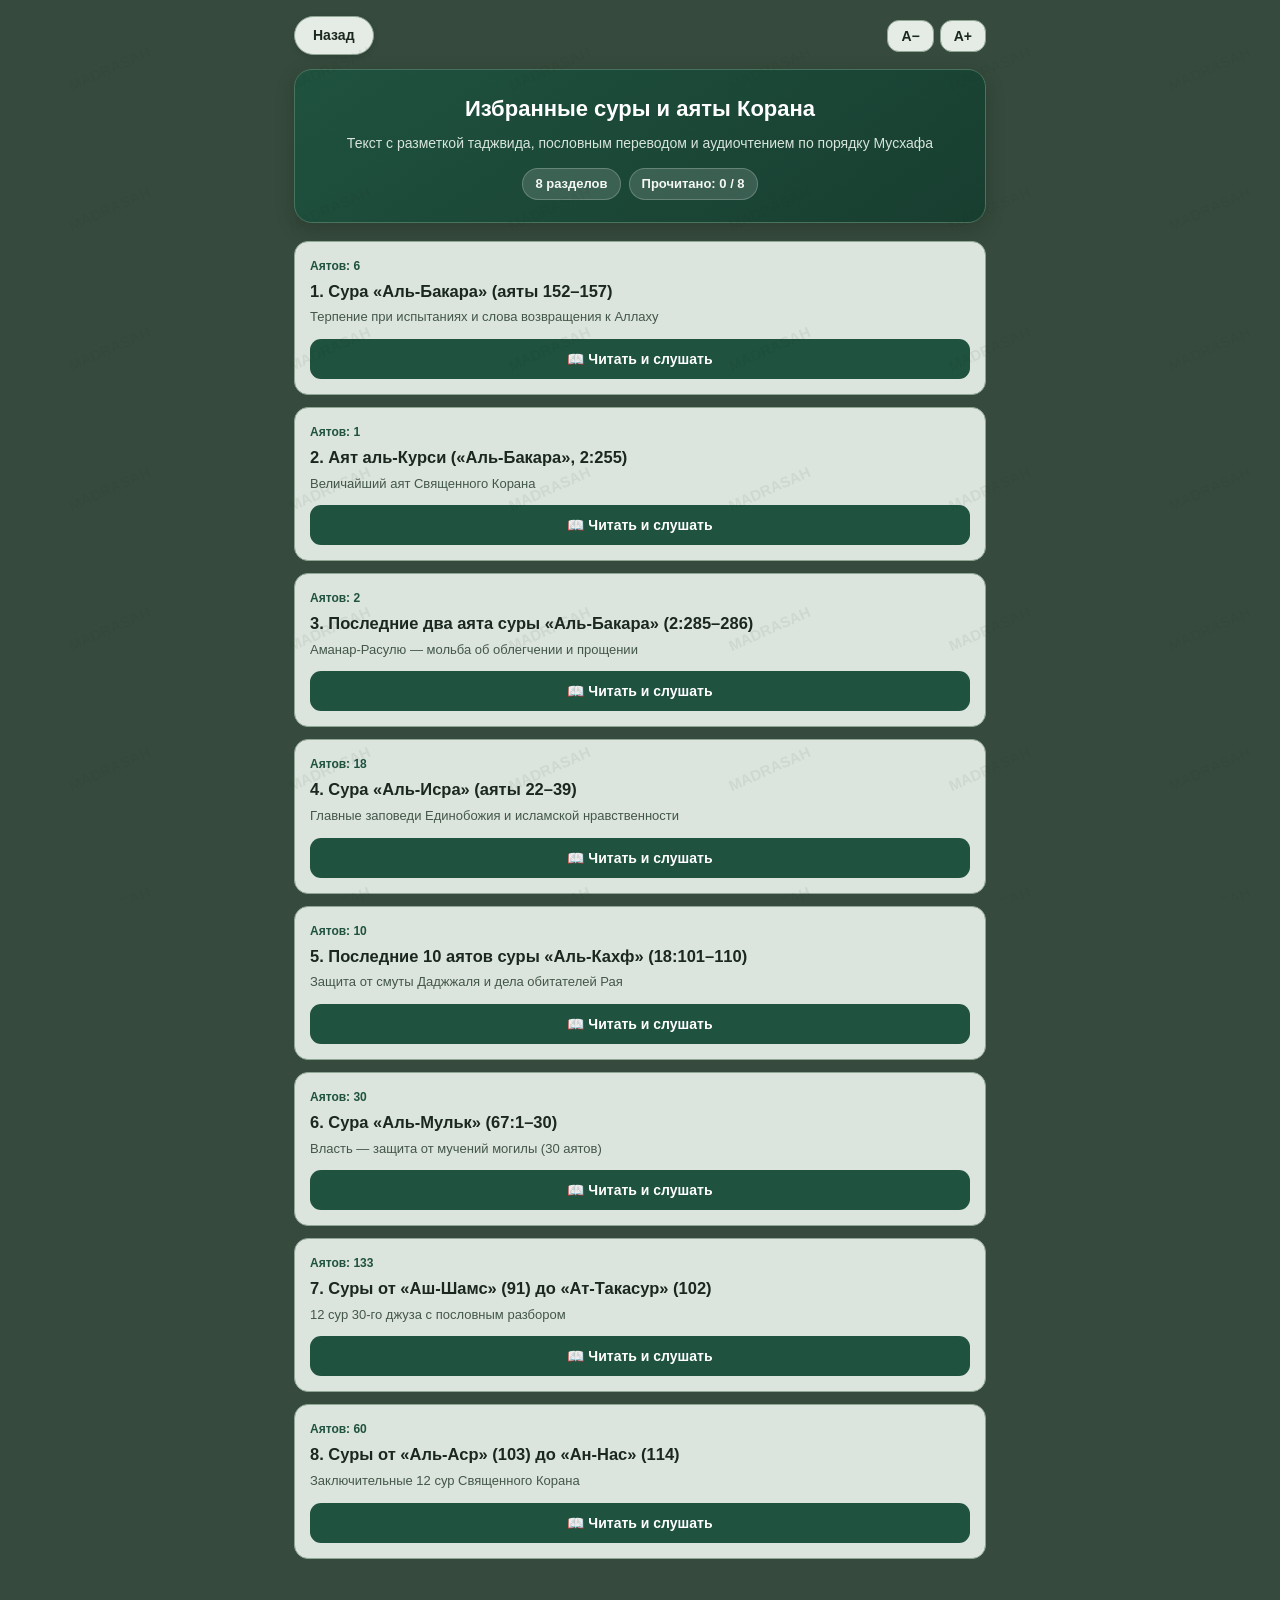
<file: quran/index.html>
<!DOCTYPE html>
<html lang="ru">
<head>
  <meta charset="UTF-8" />
  <meta name="viewport" content="width=device-width, initial-scale=1.0, maximum-scale=1.0, user-scalable=no" />
  <title>Избранные суры и аяты Корана</title>
  <script src="https://telegram.org/js/telegram-web-app.js"></script>
  <link rel="stylesheet" href="../style.css?v=20261127" />
  <script src="../auth.js?v=20261127"></script>
  <style>
    :root { --ar-size: 27px; }
    .quran-controls { display: flex; align-items: center; justify-content: space-between; gap: 8px; margin-bottom: 12px; flex-wrap: wrap; }
    .font-btns { display: inline-flex; gap: 6px; }
    .font-btn { padding: 7px 13px; border-radius: 12px; border: 1px solid var(--border-color); background: var(--card-bg); color: var(--text-main); font-weight: 700; font-size: 14px; cursor: pointer; }
    .reciter-panel { background: var(--card-bg); border: 1px solid var(--border-color); border-radius: 14px; padding: 12px; margin-bottom: 12px; display: flex; flex-direction: column; gap: 10px; }
    .reciter-row { display: flex; align-items: center; justify-content: space-between; gap: 8px; flex-wrap: wrap; }
    .reciter-select { flex: 1; min-width: 190px; padding: 8px 10px; border-radius: 10px; border: 1px solid var(--border-color); background: var(--item-bg); color: var(--text-main); font-size: 13.5px; font-weight: 600; outline: none; }
    .audio-bar-btns { display: flex; gap: 8px; flex-wrap: wrap; }
    .audio-ctrl-btn { padding: 8px 13px; border-radius: 10px; border: 1px solid var(--border-color); background: var(--primary); color: #fff; font-size: 13px; font-weight: 600; cursor: pointer; display: inline-flex; align-items: center; gap: 5px; }
    .audio-ctrl-btn.secondary { background: var(--item-bg); color: var(--text-main); }
    .audio-ctrl-btn.active-loop { background: #2D6A4F; color: #fff; border-color: #1F523F; }
    .tajweed-legend { background: var(--card-bg); border: 1px solid var(--border-color); border-radius: 14px; padding: 10px 12px; margin-bottom: 14px; font-size: 12.5px; display: flex; flex-wrap: wrap; gap: 8px 14px; justify-content: center; }
    .legend-item { display: inline-flex; align-items: center; gap: 5px; font-weight: 600; }
    .dot { width: 10px; height: 10px; border-radius: 50%; display: inline-block; }
    .tj-ghunna { color: #16793E; font-weight: 700; }
    .tj-ikhfa { color: #B85214; font-weight: 700; }
    .tj-qalqala { color: #15589C; font-weight: 700; }
    .tj-madd { color: #8E1B4B; font-weight: 700; }
    .ayah-card { background: var(--card-bg); border: 1px solid var(--border-color); border-radius: 16px; padding: 16px 15px; margin-bottom: 14px; box-shadow: 0 3px 10px rgba(14, 22, 17, 0.12); transition: border-color 0.2s, background-color 0.2s; }
    .ayah-card.playing-now { border: 2px solid #1F523F; background: #D7E6D9; }
    .ayah-header { display: flex; justify-content: space-between; align-items: center; margin-bottom: 10px; padding-bottom: 8px; border-bottom: 1px solid rgba(143, 166, 149, 0.45); font-size: 12.5px; font-weight: 700; color: var(--primary); gap: 8px; }
    .ayah-play-btn { padding: 5px 11px; border-radius: 9px; border: 1px solid var(--border-color); background: var(--item-bg); color: var(--text-main); font-size: 12px; font-weight: 700; cursor: pointer; display: inline-flex; align-items: center; gap: 4px; }
    .ayah-play-btn.is-playing { background: #1F523F; color: #fff; border-color: #1F523F; }
    .ayah-arabic { font-family: "Amiri", "Scheherazade New", "Traditional Arabic", serif; font-size: var(--ar-size); line-height: 2.05; direction: rtl; text-align: right; color: #111E16; margin-bottom: 12px; word-spacing: 3px; }
    .ayah-num-badge { display: inline-block; font-size: 0.72em; color: var(--primary); margin: 0 4px; }
    .word-grid { display: flex; flex-direction: row-reverse; flex-wrap: wrap; gap: 7px; padding-top: 10px; border-top: 1px dashed rgba(143, 166, 149, 0.6); }
    .word-box { background: var(--item-bg); border: 1px solid rgba(143, 166, 149, 0.65); border-radius: 10px; padding: 6px 9px; text-align: center; min-width: 64px; }
    .word-ar { font-family: "Amiri", "Scheherazade New", "Traditional Arabic", serif; font-size: calc(var(--ar-size) * 0.76); line-height: 1.5; direction: rtl; color: #111E16; display: block; }
    .word-ru { font-size: 12px; line-height: 1.3; color: var(--text-muted); display: block; margin-top: 2px; }
    .bismillah-box { text-align: center; font-family: "Amiri", "Scheherazade New", serif; font-size: 24px; color: var(--primary); padding: 10px; margin-bottom: 12px; background: var(--item-bg); border-radius: 12px; border: 1px solid var(--border-color); direction: rtl; }
    .hidden { display: none !important; }
  </style>
</head>
<body>
  <div class="container">
    <div class="top-nav">
      <a href="../index.html" id="backLink" class="back-btn">Назад</a>
      <div class="font-btns">
        <button class="font-btn" onclick="changeFontSize(-2)">А−</button>
        <button class="font-btn" onclick="changeFontSize(2)">А+</button>
      </div>
    </div>

    <div class="header">
      <h1>Избранные суры и аяты Корана</h1>
      <p>Текст с разметкой таджвида, пословным переводом и аудиочтением по порядку Мусхафа</p>
      <div class="stats-bar">
        <span class="stat-pill" id="statSections">8 разделов</span>
        <span class="stat-pill" id="statRead">Прочитано: 0 / 8</span>
      </div>
    </div>

    <div id="menuView"><div id="sectionsList"></div></div>

    <div id="readerView" class="hidden">
      <div class="quran-controls">
        <button class="back-btn" onclick="closeReader()">Назад к сурам</button>
        <button class="btn btn-primary" style="width:auto;padding:8px 16px;" id="markReadBtn" onclick="toggleReadStatus()">Отметить прочитанным</button>
      </div>

      <!-- ПАНЕЛЬ ВЫБОРА ЧТЕЦА И АУДИО -->
      <div class="reciter-panel">
        <div class="reciter-row">
          <span style="font-size:13px;font-weight:700;color:var(--primary);">🎧 Чтец:</span>
          <select id="reciterSelect" class="reciter-select" onchange="changeReciter()">
            <option value="Alafasy_128kbps">Мишари Рашид аль-Афаси</option>
            <option value="Husary_128kbps">Махмуд Халиль аль-Хусари (муаллим-таджвид)</option>
            <option value="Abdurrahmaan_As-Sudais_192kbps">Абдуррахман ас-Судайс</option>
            <option value="Abdul_Basit_Murattal_192kbps">Абдуль-Басит Абдус-Самад</option>
          </select>
        </div>
        <div class="audio-bar-btns">
          <button class="audio-ctrl-btn" id="playAllBtn" onclick="togglePlayAll()">▶ Слушать подряд</button>
          <button class="audio-ctrl-btn secondary" id="loopBtn" onclick="toggleLoopAyah()">🔁 Повтор аята: Выкл</button>
          <button class="audio-ctrl-btn secondary" onclick="stopAudio()">⏹ Стоп</button>
        </div>
      </div>

      <div class="tajweed-legend">
        <span class="legend-item"><span class="dot" style="background:#16793E;"></span>Гунна / Идгам</span>
        <span class="legend-item"><span class="dot" style="background:#B85214;"></span>Ихфа / Икляб</span>
        <span class="legend-item"><span class="dot" style="background:#15589C;"></span>Калькаля</span>
        <span class="legend-item"><span class="dot" style="background:#8E1B4B;"></span>Мадд</span>
      </div>

      <div class="card" style="text-align:center;">
        <h2 id="readerTitle" style="margin:0 0 4px;font-size:19px;color:var(--primary);"></h2>
        <p id="readerSubtitle" style="margin:0;font-size:13.5px;color:var(--text-muted);"></p>
      </div>

      <div id="bismillahBanner" class="bismillah-box">بِسْمِ اللَّهِ الرَّحْمَٰنِ الرَّحِيمِ</div>
      <div id="ayahsContainer"></div>

      <div style="margin-top:16px;">
        <button class="btn btn-primary" onclick="closeReader()">Вернуться к списку разделов</button>
      </div>
    </div>
  </div>

  <script>
    window.QURAN_SECTIONS = [];
    window.registerQuranSection = function(s) {
      if (!s || !s.id) return;
      const existing = window.QURAN_SECTIONS.find(item => item.id === s.id);
      if (existing && Array.isArray(s.ayahs)) {
        existing.ayahs = existing.ayahs.concat(s.ayahs);
      } else {
        window.QURAN_SECTIONS.push({
          id: s.id,
          ayahs: Array.isArray(s.ayahs) ? s.ayahs.slice() : []
        });
      }
    };
  </script>
  <script src="quran_part1.js?v=2"></script>
  <script src="quran_part2.js?v=2"></script>
  <script src="quran_part3.js?v=2"></script>
  <script src="quran_part4a1.js?v=2"></script>
  <script src="quran_part4a2.js?v=2"></script>
  <script src="quran_part4b.js?v=2"></script>

  <script>
    const SECTION_META = [
      { id: "baqara_152", title: "1. Сура «Аль-Бакара» (аяты 152–157)", sub: "Терпение при испытаниях и слова возвращения к Аллаху", bismillah: false },
      { id: "ayat_kursi", title: "2. Аят аль-Курси («Аль-Бакара», 2:255)", sub: "Величайший аят Священного Корана", bismillah: false },
      { id: "baqara_end", title: "3. Последние два аята суры «Аль-Бакара» (2:285–286)", sub: "Аманар-Расулю — мольба об облегчении и прощении", bismillah: false },
      { id: "isra_22", title: "4. Сура «Аль-Исра» (аяты 22–39)", sub: "Главные заповеди Единобожия и исламской нравственности", bismillah: false },
      { id: "kahf_end", title: "5. Последние 10 аятов суры «Аль-Кахф» (18:101–110)", sub: "Защита от смуты Даджжаля и дела обитателей Рая", bismillah: false },
      { id: "mulk", title: "6. Сура «Аль-Мульк» (67:1–30)", sub: "Власть — защита от мучений могилы (30 аятов)", bismillah: true },
      { id: "shams_takathur", title: "7. Суры от «Аш-Шамс» (91) до «Ат-Такасур» (102)", sub: "12 сур 30-го джуза с пословным разбором", bismillah: true },
      { id: "asr_nas", title: "8. Суры от «Аль-Аср» (103) до «Ан-Нас» (114)", sub: "Заключительные 12 сур Священного Корана", bismillah: true }
    ];

    const READ_KEY = "madrasah_quran_read_v1";
    let currentSectionId = null;
    let currentAyahList = [];
    let currentArSize = Number(localStorage.getItem("madrasah_quran_font") || "27");

    // Аудио-плеер
    const quranAudio = new Audio();
    let playingIdx = -1;
    let isContinuousPlay = false;
    let isLoopSingle = false;

    function getReciterFolder() {
      const sel = document.getElementById("reciterSelect");
      return sel ? sel.value : (localStorage.getItem("madrasah_quran_reciter") || "Alafasy_128kbps");
    }

    function changeReciter() {
      const val = getReciterFolder();
      try { localStorage.setItem("madrasah_quran_reciter", val); } catch (e) {}
      if (playingIdx >= 0) {
        playAyahAt(playingIdx, isContinuousPlay);
      }
    }

    function extractSurahNum(refStr) {
      if (!refStr) return 0;
      const m = String(refStr).match(/Сура\s+(\d+)/i);
      return m ? parseInt(m[1], 10) : 0;
    }

    function buildAudioUrl(ayahObj) {
      const surah = extractSurahNum(ayahObj.ref);
      const ayah = parseInt(ayahObj.num, 10) || 1;
      const sPad = String(surah).padStart(3, "0");
      const aPad = String(ayah).padStart(3, "0");
      return "https://everyayah.com/data/" + getReciterFolder() + "/" + sPad + aPad + ".mp3";
    }

    function updateAudioUI() {
      document.querySelectorAll(".ayah-card").forEach((card, i) => {
        const btn = card.querySelector(".ayah-play-btn");
        if (i === playingIdx && !quranAudio.paused) {
          card.classList.add("playing-now");
          if (btn) {
            btn.classList.add("is-playing");
            btn.textContent = "⏸ Пауза";
          }
        } else {
          card.classList.remove("playing-now");
          if (btn) {
            btn.classList.remove("is-playing");
            btn.textContent = "▶ Слушать";
          }
        }
      });

      const playAllBtn = document.getElementById("playAllBtn");
      if (playAllBtn) {
        playAllBtn.textContent = (isContinuousPlay && !quranAudio.paused) ? "⏸ Пауза" : "▶ Слушать подряд";
      }
    }

    function playAyahAt(idx, continuous) {
      if (idx < 0 || idx >= currentAyahList.length) {
        stopAudio();
        return;
      }
      isContinuousPlay = Boolean(continuous);
      playingIdx = idx;
      quranAudio.src = buildAudioUrl(currentAyahList[idx]);
      quranAudio.play().then(() => {
        updateAudioUI();
        const cardEl = document.getElementById("ayah-card-" + idx);
        if (cardEl) {
          cardEl.scrollIntoView({ behavior: "smooth", block: "nearest" });
        }
      }).catch(() => {
        updateAudioUI();
      });
    }

    function toggleAyahPlay(idx) {
      if (playingIdx === idx && !quranAudio.paused) {
        quranAudio.pause();
        updateAudioUI();
        return;
      }
      if (playingIdx === idx && quranAudio.paused && quranAudio.src) {
        quranAudio.play().then(updateAudioUI).catch(() => {});
        return;
      }
      playAyahAt(idx, false);
    }

    function togglePlayAll() {
      if (isContinuousPlay && !quranAudio.paused) {
        quranAudio.pause();
        updateAudioUI();
        return;
      }
      const startIdx = playingIdx >= 0 ? playingIdx : 0;
      playAyahAt(startIdx, true);
    }

    function toggleLoopAyah() {
      isLoopSingle = !isLoopSingle;
      const btn = document.getElementById("loopBtn");
      if (btn) {
        btn.textContent = isLoopSingle ? "🔁 Повтор аята: Вкл" : "🔁 Повтор аята: Выкл";
        btn.classList.toggle("active-loop", isLoopSingle);
      }
    }

    function stopAudio() {
      quranAudio.pause();
      quranAudio.currentTime = 0;
      playingIdx = -1;
      isContinuousPlay = false;
      updateAudioUI();
    }

    quranAudio.addEventListener("ended", function() {
      if (isLoopSingle && playingIdx >= 0) {
        playAyahAt(playingIdx, isContinuousPlay);
        return;
      }
      if (isContinuousPlay && playingIdx + 1 < currentAyahList.length) {
        playAyahAt(playingIdx + 1, true);
      } else {
        stopAudio();
      }
    });

    function applyFontSize() {
      document.documentElement.style.setProperty("--ar-size", currentArSize + "px");
    }

    function changeFontSize(d) {
      currentArSize = Math.min(40, Math.max(20, currentArSize + d));
      localStorage.setItem("madrasah_quran_font", String(currentArSize));
      applyFontSize();
    }

    function getReadMap() {
      try { return JSON.parse(localStorage.getItem(READ_KEY) || "{}"); }
      catch (e) { return {}; }
    }

    function renderMenu() {
      const readMap = getReadMap();
      const loadedMap = {};
      window.QURAN_SECTIONS.forEach(s => { loadedMap[s.id] = s; });
      let readCount = 0;

      document.getElementById("sectionsList").innerHTML = SECTION_META.map(meta => {
        const loaded = loadedMap[meta.id];
        const ayahCount = loaded && Array.isArray(loaded.ayahs) ? loaded.ayahs.length : 0;
        const isRead = Boolean(readMap[meta.id]);
        if (isRead) readCount++;

        return `
          <div class="chapter-card">
            <div class="chapter-info">
              <div style="display:flex;justify-content:space-between;align-items:center;margin-bottom:4px;">
                <span style="font-size:12px;font-weight:700;color:var(--primary);">${ayahCount > 0 ? "Аятов: " + ayahCount : "Подготовка текста"}</span>
                ${isRead ? '<span style="font-size:12px;font-weight:700;color:#16793E;">✓ Прочитано</span>' : ''}
              </div>
              <div class="chapter-title">${meta.title}</div>
              <div class="chapter-meta">${meta.sub}</div>
            </div>
            <div class="chapter-actions single">
              <button class="btn btn-primary" ${ayahCount === 0 ? 'disabled style="opacity:0.55;"' : ''} onclick="openSection('${meta.id}')">
                ${ayahCount > 0 ? "📖 Читать и слушать" : "⏳ Ожидает загрузки файла"}
              </button>
            </div>
          </div>
        `;
      }).join("");

      document.getElementById("statRead").textContent = "Прочитано: " + readCount + " / " + SECTION_META.length;
    }

    function openSection(secId) {
      const meta = SECTION_META.find(m => m.id === secId);
      const data = window.QURAN_SECTIONS.find(s => s.id === secId);
      if (!meta || !data || !Array.isArray(data.ayahs)) return;

      stopAudio();
      currentSectionId = secId;
      currentAyahList = data.ayahs;

      document.getElementById("readerTitle").textContent = meta.title;
      document.getElementById("readerSubtitle").textContent = meta.sub;
      document.getElementById("bismillahBanner").style.display = meta.bismillah ? "block" : "none";

      document.getElementById("ayahsContainer").innerHTML = data.ayahs.map((a, idx) => {
        const wordsHtml = Array.isArray(a.words)
          ? `<div class="word-grid">${a.words.map(w => `
              <div class="word-box">
                <span class="word-ar" lang="ar">${w.ar}</span>
                <span class="word-ru">${w.ru}</span>
              </div>
            `).join("")}</div>`
          : "";

        return `
          <div class="ayah-card" id="ayah-card-${idx}">
            <div class="ayah-header">
              <span>${a.ref || ""} • Аят ${a.num || ""}</span>
              <button class="ayah-play-btn" onclick="toggleAyahPlay(${idx})">▶ Слушать</button>
            </div>
            <div class="ayah-arabic" lang="ar">${a.ar} <span class="ayah-num-badge">﴿${a.num || ""}﴾</span></div>
            ${wordsHtml}
          </div>
        `;
      }).join("");

      updateMarkBtn();
      document.getElementById("menuView").classList.add("hidden");
      document.getElementById("readerView").classList.remove("hidden");
      window.scrollTo({ top: 0, behavior: "smooth" });
    }

    function updateMarkBtn() {
      const btn = document.getElementById("markReadBtn");
      if (getReadMap()[currentSectionId]) {
        btn.textContent = "✓ Прочитано";
        btn.style.opacity = "0.85";
      } else {
        btn.textContent = "Отметить прочитанным";
        btn.style.opacity = "1";
      }
    }

    function toggleReadStatus() {
      if (!currentSectionId) return;
      const readMap = getReadMap();
      if (readMap[currentSectionId]) delete readMap[currentSectionId];
      else readMap[currentSectionId] = true;
      localStorage.setItem(READ_KEY, JSON.stringify(readMap));
      updateMarkBtn();
    }

    function closeReader() {
      stopAudio();
      document.getElementById("readerView").classList.add("hidden");
      document.getElementById("menuView").classList.remove("hidden");
      renderMenu();
      window.scrollTo({ top: 0, behavior: "smooth" });
    }

    document.addEventListener("DOMContentLoaded", function() {
      applyFontSize();
      const savedReciter = localStorage.getItem("madrasah_quran_reciter");
      const sel = document.getElementById("reciterSelect");
      if (savedReciter && sel) sel.value = savedReciter;

      const uid = new URLSearchParams(window.location.search).get("uid");
      if (uid) document.getElementById("backLink").href = "../index.html?uid=" + encodeURIComponent(uid);
      if (typeof protectCoursePage === "function") protectCoursePage("quran");
      renderMenu();
    });
  </script>
</body>
</html>
</file>
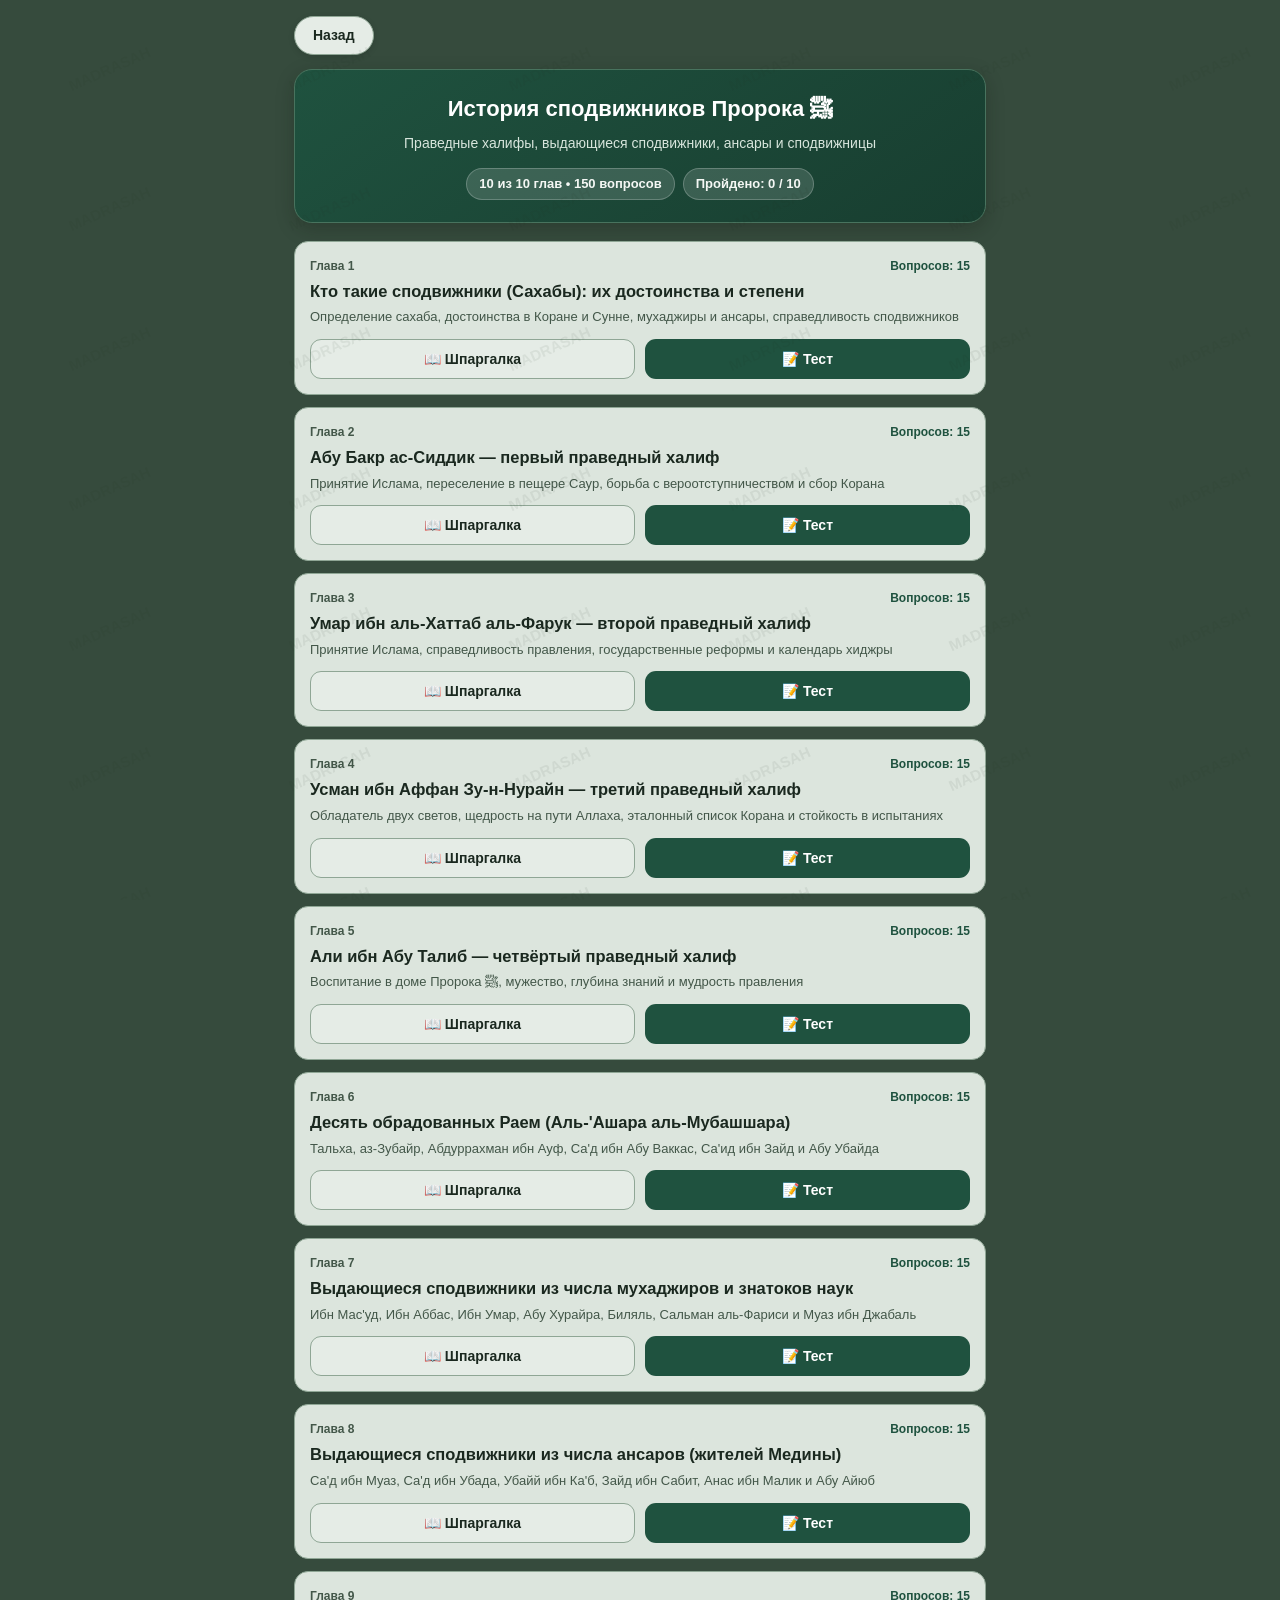
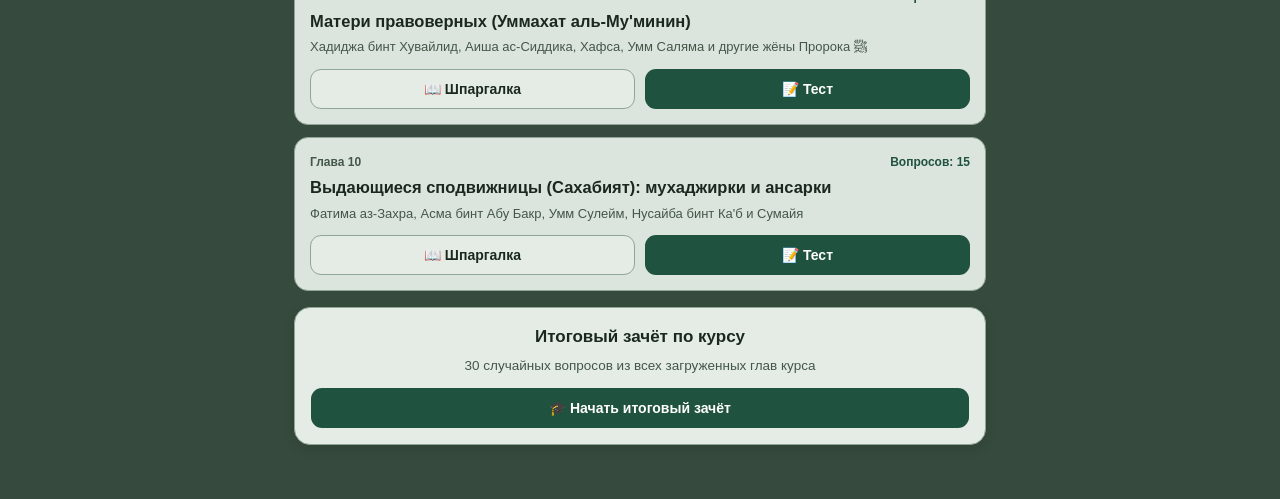
<file: sahaba/index.html>
<!DOCTYPE html>
<html lang="ru">
<head>
  <meta charset="UTF-8" />
  <meta name="viewport" content="width=device-width, initial-scale=1.0, maximum-scale=1.0, user-scalable=no" />
  <title>История сподвижников Пророка ﷺ</title>
  <script src="https://telegram.org/js/telegram-web-app.js"></script>
  <link rel="stylesheet" href="../style.css?v=20261201" />
  <script src="../auth.js?v=20261201"></script>
  <style>
    .progress-bar-bg {
      width: 100%;
      height: 8px;
      background: #C7D4C9;
      border-radius: 999px;
      overflow: hidden;
      margin-bottom: 14px;
    }
    .progress-bar-fill {
      height: 100%;
      background: #1F523F;
      width: 0%;
      transition: width 0.25s ease;
    }
    .options-list {
      display: flex;
      flex-direction: column;
      gap: 10px;
      margin-top: 14px;
    }
    .explanation-box {
      margin-top: 14px;
      padding: 13px 14px;
      background: #DCE5DD;
      border-left: 4px solid #1F523F;
      border-radius: 10px;
      font-size: 14px;
      line-height: 1.5;
      color: #1A281F;
    }
    .cheat-content h3, .cheat-content h4 {
      color: #1F523F;
      margin: 14px 0 6px;
    }
    .cheat-content p, .cheat-content li {
      font-size: 14.5px;
      line-height: 1.55;
    }
    .cheat-content ul {
      padding-left: 18px;
    }
    .hidden { display: none !important; }
  </style>
</head>
<body>
  <div class="container">
    <div class="top-nav">
      <a href="../index.html" id="backLink" class="back-btn">Назад</a>
    </div>

    <div class="header">
      <h1>История сподвижников Пророка ﷺ</h1>
      <p>Праведные халифы, выдающиеся сподвижники, ансары и сподвижницы</p>
      <div class="stats-bar">
        <span class="stat-pill" id="statSummary">10 глав • 10 шпаргалок • 150 вопросов</span>
        <span class="stat-pill" id="statProgress">Пройдено: 0 / 10</span>
      </div>
    </div>

    <div id="menuView">
      <div id="chaptersList"></div>
      <div class="card" style="text-align:center;margin-top:16px;">
        <h3 style="margin:0 0 6px;font-size:17px;">Итоговый зачёт по курсу</h3>
        <p style="margin:0 0 12px;font-size:13.5px;color:#435749;">30 случайных вопросов из всех загруженных глав курса</p>
        <button type="button" class="btn btn-primary" id="finalExamBtn" onclick="startFinalExam()">🎓 Начать итоговый зачёт</button>
      </div>
    </div>

    <div id="quizView" class="hidden">
      <div class="card">
        <div style="display:flex;justify-content:space-between;align-items:center;margin-bottom:8px;font-size:13px;font-weight:700;color:#1F523F;">
          <span id="quizChapterLabel">Глава</span>
          <span id="quizCounter">Вопрос 1 / 15</span>
        </div>
        <div class="progress-bar-bg">
          <div class="progress-bar-fill" id="quizProgressFill"></div>
        </div>
        <div id="questionText" style="font-size:16.5px;font-weight:700;line-height:1.45;margin-bottom:10px;"></div>
        <div class="options-list" id="optionsContainer"></div>
        <div id="explanationBox" class="explanation-box hidden"></div>
        <div style="display:grid;grid-template-columns:1fr 1fr;gap:10px;margin-top:16px;">
          <button type="button" class="btn btn-cheat" onclick="exitQuiz()">К списку глав</button>
          <button type="button" class="btn btn-primary hidden" id="nextBtn" onclick="nextQuestion()">Дальше</button>
        </div>
      </div>
    </div>

    <div id="resultView" class="hidden">
      <div class="card" style="text-align:center;">
        <div style="font-size:42px;margin-bottom:8px;" id="resultEmoji">🏆</div>
        <h2 style="margin:0 0 6px;font-size:20px;" id="resultTitle">Тест завершён</h2>
        <p style="margin:0 0 14px;font-size:15px;color:#435749;" id="resultScoreText"></p>
        <div style="display:grid;grid-template-columns:1fr 1fr;gap:10px;">
          <button type="button" class="btn btn-cheat" onclick="retryQuiz()">Пройти заново</button>
          <button type="button" class="btn btn-primary" onclick="exitQuiz()">К списку глав</button>
        </div>
      </div>
    </div>
  </div>

  <div id="cheatModal" class="modal-overlay" style="display: none;" onclick="if(event.target===this) closeCheatModal()">
    <div class="modal-card">
      <div style="display:flex;justify-content:space-between;align-items:center;margin-bottom:12px;border-bottom:1px solid #8FA695;padding-bottom:8px;">
        <h3 style="margin:0;font-size:17px;color:#1F523F;" id="cheatModalTitle">📖 Конспект-шпаргалка</h3>
        <button type="button" class="btn btn-cheat" style="width:auto;padding:5px 12px;" onclick="closeCheatModal()">Закрыть</button>
      </div>
      <div id="cheatModalBody" class="cheat-content"></div>
    </div>
  </div>

  <script>
    window.SAHABA_CHAPTERS = [];
    window.registerSahabaPart = function(items) {
      if (Array.isArray(items)) {
        items.forEach(function(item) {
          if (item && item.id) {
            var idx = window.SAHABA_CHAPTERS.findIndex(function(x) { return x.id === item.id; });
            if (idx >= 0) window.SAHABA_CHAPTERS[idx] = item;
            else window.SAHABA_CHAPTERS.push(item);
          }
        });
      }
    };
  </script>
  <script src="sahaba_part1.js?v=1"></script>
  <script src="sahaba_part2.js?v=1"></script>
  <script src="sahaba_part3.js?v=1"></script>
  <script src="sahaba_part4.js?v=1"></script>

  <script>
    var CHAPTERS_META = [
      { id: 1, title: "Кто такие сподвижники (Сахабы): их достоинства и степени", sub: "Определение сахаба, достоинства в Коране и Сунне, мухаджиры и ансары, справедливость сподвижников" },
      { id: 2, title: "Абу Бакр ас-Сиддик — первый праведный халиф", sub: "Принятие Ислама, переселение в пещере Саур, борьба с вероотступничеством и сбор Корана" },
      { id: 3, title: "Умар ибн аль-Хаттаб аль-Фарук — второй праведный халиф", sub: "Принятие Ислама, справедливость правления, государственные реформы и календарь хиджры" },
      { id: 4, title: "Усман ибн Аффан Зу-н-Нурайн — третий праведный халиф", sub: "Обладатель двух светов, щедрость на пути Аллаха, эталонный список Корана и стойкость в испытаниях" },
      { id: 5, title: "Али ибн Абу Талиб — четвёртый праведный халиф", sub: "Воспитание в доме Пророка ﷺ, мужество, глубина знаний и мудрость правления" },
      { id: 6, title: "Десять обрадованных Раем (Аль-'Ашара аль-Мубашшара)", sub: "Тальха, аз-Зубайр, Абдуррахман ибн Ауф, Са'д ибн Абу Ваккас, Са'ид ибн Зайд и Абу Убайда" },
      { id: 7, title: "Выдающиеся сподвижники из числа мухаджиров и знатоков наук", sub: "Ибн Мас'уд, Ибн Аббас, Ибн Умар, Абу Хурайра, Биляль, Сальман аль-Фариси и Муаз ибн Джабаль" },
      { id: 8, title: "Выдающиеся сподвижники из числа ансаров (жителей Медины)", sub: "Са'д ибн Муаз, Са'д ибн Убада, Убайй ибн Ка'б, Зайд ибн Сабит, Анас ибн Малик и Абу Айюб" },
      { id: 9, title: "Матери правоверных (Уммахат аль-Му'минин)", sub: "Хадиджа бинт Хувайлид, Аиша ас-Сиддика, Хафса, Умм Саляма и другие жёны Пророка ﷺ" },
      { id: 10, title: "Выдающиеся сподвижницы (Сахабият): мухаджирки и ансарки", sub: "Фатима аз-Захра, Асма бинт Абу Бакр, Умм Сулейм, Нусайба бинт Ка'б и Сумайя" }
    ];
    var STORAGE_KEY = "madrasah_sahaba_scores_v1";
    var currentQuestions = [];
    var currentIndex = 0;
    var currentScore = 0;
    var currentMode = "chapter";
    var currentChapterId = null;
    var answeredCurrent = false;
    var targetCorrectSlot = 0;

    function getScores() {
      try { return JSON.parse(localStorage.getItem(STORAGE_KEY) || "{}"); }
      catch (e) { return {}; }
    }

    function saveScore(chapId, score, total) {
      var scores = getScores();
      var prev = scores[chapId];
      if (!prev || score >= prev.score) {
        scores[chapId] = { score: score, total: total };
        localStorage.setItem(STORAGE_KEY, JSON.stringify(scores));
      }
    }

    function getLoadedChapter(id) {
      return window.SAHABA_CHAPTERS.find(function(c) { return Number(c.id) === Number(id); });
    }

    function renderChapters() {
      var scores = getScores();
      var totalChapters = CHAPTERS_META.length;
      var loadedCount = 0;
      var totalQuestions = 0;
      var passedCount = 0;

      var html = CHAPTERS_META.map(function(meta) {
        var loaded = getLoadedChapter(meta.id);
        var qCount = loaded && Array.isArray(loaded.questions) ? loaded.questions.length : 0;
        if (qCount > 0) {
          loadedCount++;
          totalQuestions += qCount;
        }
        var saved = scores[meta.id];
        if (saved && saved.score >= Math.ceil(saved.total * 0.7)) passedCount++;

        var badgeHtml = saved
          ? '<span style="font-size:12px;font-weight:700;color:#16793E;">Результат: ' + saved.score + ' / ' + saved.total + '</span>'
          : '<span style="font-size:12px;font-weight:700;color:#1F523F;">' + (qCount > 0 ? 'Вопросов: ' + qCount : 'Ожидает загрузки') + '</span>';

        return '<div class="chapter-card">' +
          '<div class="chapter-info">' +
            '<div style="display:flex;justify-content:space-between;align-items:center;margin-bottom:4px;">' +
              '<span style="font-size:12px;font-weight:700;color:#435749;">Глава ' + meta.id + '</span>' +
              badgeHtml +
            '</div>' +
            '<div class="chapter-title">' + meta.title + '</div>' +
            '<div class="chapter-meta">' + meta.sub + '</div>' +
          '</div>' +
          '<div class="chapter-actions">' +
            '<button type="button" class="btn btn-cheat" ' + (qCount === 0 ? 'disabled style="opacity:0.55;"' : '') + ' onclick="openCheatSheet(' + meta.id + ')">📖 Шпаргалка</button>' +
            '<button type="button" class="btn btn-primary" ' + (qCount === 0 ? 'disabled style="opacity:0.55;"' : '') + ' onclick="startChapterQuiz(' + meta.id + ')">📝 Тест</button>' +
          '</div>' +
        '</div>';
      }).join("");

      document.getElementById("chaptersList").innerHTML = html;
      document.getElementById("statSummary").textContent = loadedCount + " из " + totalChapters + " глав • " + totalQuestions + " вопросов";
      document.getElementById("statProgress").textContent = "Пройдено: " + passedCount + " / " + totalChapters;
    }

    function openCheatSheet(id) {
      var meta = CHAPTERS_META.find(function(m) { return m.id === id; });
      var loaded = getLoadedChapter(id);
      if (!loaded) return;
      document.getElementById("cheatModalTitle").textContent = "📖 " + (meta ? meta.title : "Конспект");
      document.getElementById("cheatModalBody").innerHTML = loaded.summary || "<p>Конспект подготавливается.</p>";
      document.getElementById("cheatModal").style.display = "flex";
    }

    function closeCheatModal() {
      document.getElementById("cheatModal").style.display = "none";
    }

    function shuffleArray(arr) {
      var copy = arr.slice();
      for (var i = copy.length - 1; i > 0; i--) {
        var j = Math.floor(Math.random() * (i + 1));
        var tmp = copy[i];
        copy[i] = copy[j];
        copy[j] = tmp;
      }
      return copy;
    }

    function startChapterQuiz(id) {
      var loaded = getLoadedChapter(id);
      var meta = CHAPTERS_META.find(function(m) { return m.id === id; });
      if (!loaded || !Array.isArray(loaded.questions) || loaded.questions.length === 0) return;

      currentMode = "chapter";
      currentChapterId = id;
      currentQuestions = shuffleArray(loaded.questions);
      currentIndex = 0;
      currentScore = 0;
      targetCorrectSlot = Math.floor(Math.random() * 4);

      document.getElementById("quizChapterLabel").textContent = meta ? ("Глава " + meta.id) : "Тест";
      document.getElementById("menuView").classList.add("hidden");
      document.getElementById("resultView").classList.add("hidden");
      document.getElementById("quizView").classList.remove("hidden");
      renderQuestion();
    }

    function startFinalExam() {
      var pool = [];
      window.SAHABA_CHAPTERS.forEach(function(ch) {
        if (Array.isArray(ch.questions)) {
          ch.questions.forEach(function(q) { pool.push(q); });
        }
      });
      if (pool.length === 0) return;

      currentMode = "exam";
      currentChapterId = null;
      currentQuestions = shuffleArray(pool).slice(0, Math.min(30, pool.length));
      currentIndex = 0;
      currentScore = 0;
      targetCorrectSlot = Math.floor(Math.random() * 4);

      document.getElementById("quizChapterLabel").textContent = "🎓 Итоговый зачёт";
      document.getElementById("menuView").classList.add("hidden");
      document.getElementById("resultView").classList.add("hidden");
      document.getElementById("quizView").classList.remove("hidden");
      renderQuestion();
    }

    function renderQuestion() {
      answeredCurrent = false;
      var qObj = currentQuestions[currentIndex];
      var total = currentQuestions.length;

      document.getElementById("quizCounter").textContent = "Вопрос " + (currentIndex + 1) + " / " + total;
      document.getElementById("quizProgressFill").style.width = Math.round(((currentIndex) / total) * 100) + "%";
      document.getElementById("questionText").textContent = qObj.q;

      var expBox = document.getElementById("explanationBox");
      expBox.classList.add("hidden");
      expBox.innerHTML = "";
      document.getElementById("nextBtn").classList.add("hidden");

      var mappedOptions = qObj.options.map(function(optText, idx) {
        return { text: optText, isCorrect: idx === Number(qObj.correct) };
      });

      var correctOpt = mappedOptions.find(function(o) { return o.isCorrect; });
      var wrongOpts = shuffleArray(mappedOptions.filter(function(o) { return !o.isCorrect; }));
      var slot = (targetCorrectSlot + currentIndex) % mappedOptions.length;
      var finalOptions = [];
      var wIdx = 0;
      for (var i = 0; i < mappedOptions.length; i++) {
        if (i === slot && correctOpt) finalOptions.push(correctOpt);
        else finalOptions.push(wrongOpts[wIdx++]);
      }

      var container = document.getElementById("optionsContainer");
      container.innerHTML = "";
      finalOptions.forEach(function(opt) {
        var btn = document.createElement("button");
        btn.type = "button";
        btn.className = "option-btn";
        btn.textContent = opt.text;
        btn.onclick = function() { handleAnswer(btn, opt.isCorrect, finalOptions, qObj.explanation); };
        container.appendChild(btn);
      });
    }

    function handleAnswer(clickedBtn, isCorrect, finalOptions, explanation) {
      if (answeredCurrent) return;
      answeredCurrent = true;

      var allBtns = document.querySelectorAll("#optionsContainer .option-btn");
      allBtns.forEach(function(b, idx) {
        b.disabled = true;
        if (finalOptions[idx].isCorrect) b.classList.add("correct");
      });

      if (isCorrect) {
        currentScore++;
      } else {
        clickedBtn.classList.add("wrong");
      }

      if (explanation) {
        var expBox = document.getElementById("explanationBox");
        expBox.innerHTML = "<strong>Разбор:</strong> " + explanation;
        expBox.classList.remove("hidden");
      }

      document.getElementById("quizProgressFill").style.width = Math.round(((currentIndex + 1) / currentQuestions.length) * 100) + "%";
      document.getElementById("nextBtn").classList.remove("hidden");
    }

    function nextQuestion() {
      currentIndex++;
      if (currentIndex < currentQuestions.length) {
        renderQuestion();
      } else {
        showResults();
      }
    }

    function showResults() {
      var total = currentQuestions.length;
      var pct = Math.round((currentScore / total) * 100);
      if (currentMode === "chapter" && currentChapterId !== null) {
        saveScore(currentChapterId, currentScore, total);
      }

      document.getElementById("resultEmoji").textContent = pct >= 80 ? "🏆" : (pct >= 60 ? "📘" : "🔄");
      document.getElementById("resultTitle").textContent = pct >= 80 ? "Отличный результат!" : (pct >= 60 ? "Хороший результат!" : "Стоит повторить шпаргалку");
      document.getElementById("resultScoreText").textContent = "Верных ответов: " + currentScore + " из " + total + " (" + pct + "%)";

      document.getElementById("quizView").classList.add("hidden");
      document.getElementById("resultView").classList.remove("hidden");
    }

    function retryQuiz() {
      if (currentMode === "chapter" && currentChapterId !== null) startChapterQuiz(currentChapterId);
      else startFinalExam();
    }

    function exitQuiz() {
      document.getElementById("quizView").classList.add("hidden");
      document.getElementById("resultView").classList.add("hidden");
      document.getElementById("menuView").classList.remove("hidden");
      renderChapters();
      window.scrollTo({ top: 0, behavior: "smooth" });
    }

    document.addEventListener("DOMContentLoaded", function() {
      var uid = new URLSearchParams(window.location.search).get("uid");
      if (uid) {
        document.getElementById("backLink").href = "../index.html?uid=" + encodeURIComponent(uid);
      }
      if (typeof protectCoursePage === "function") {
        protectCoursePage("sahaba");
      }
      renderChapters();
    });
  </script>
</body>
</html>
</file>
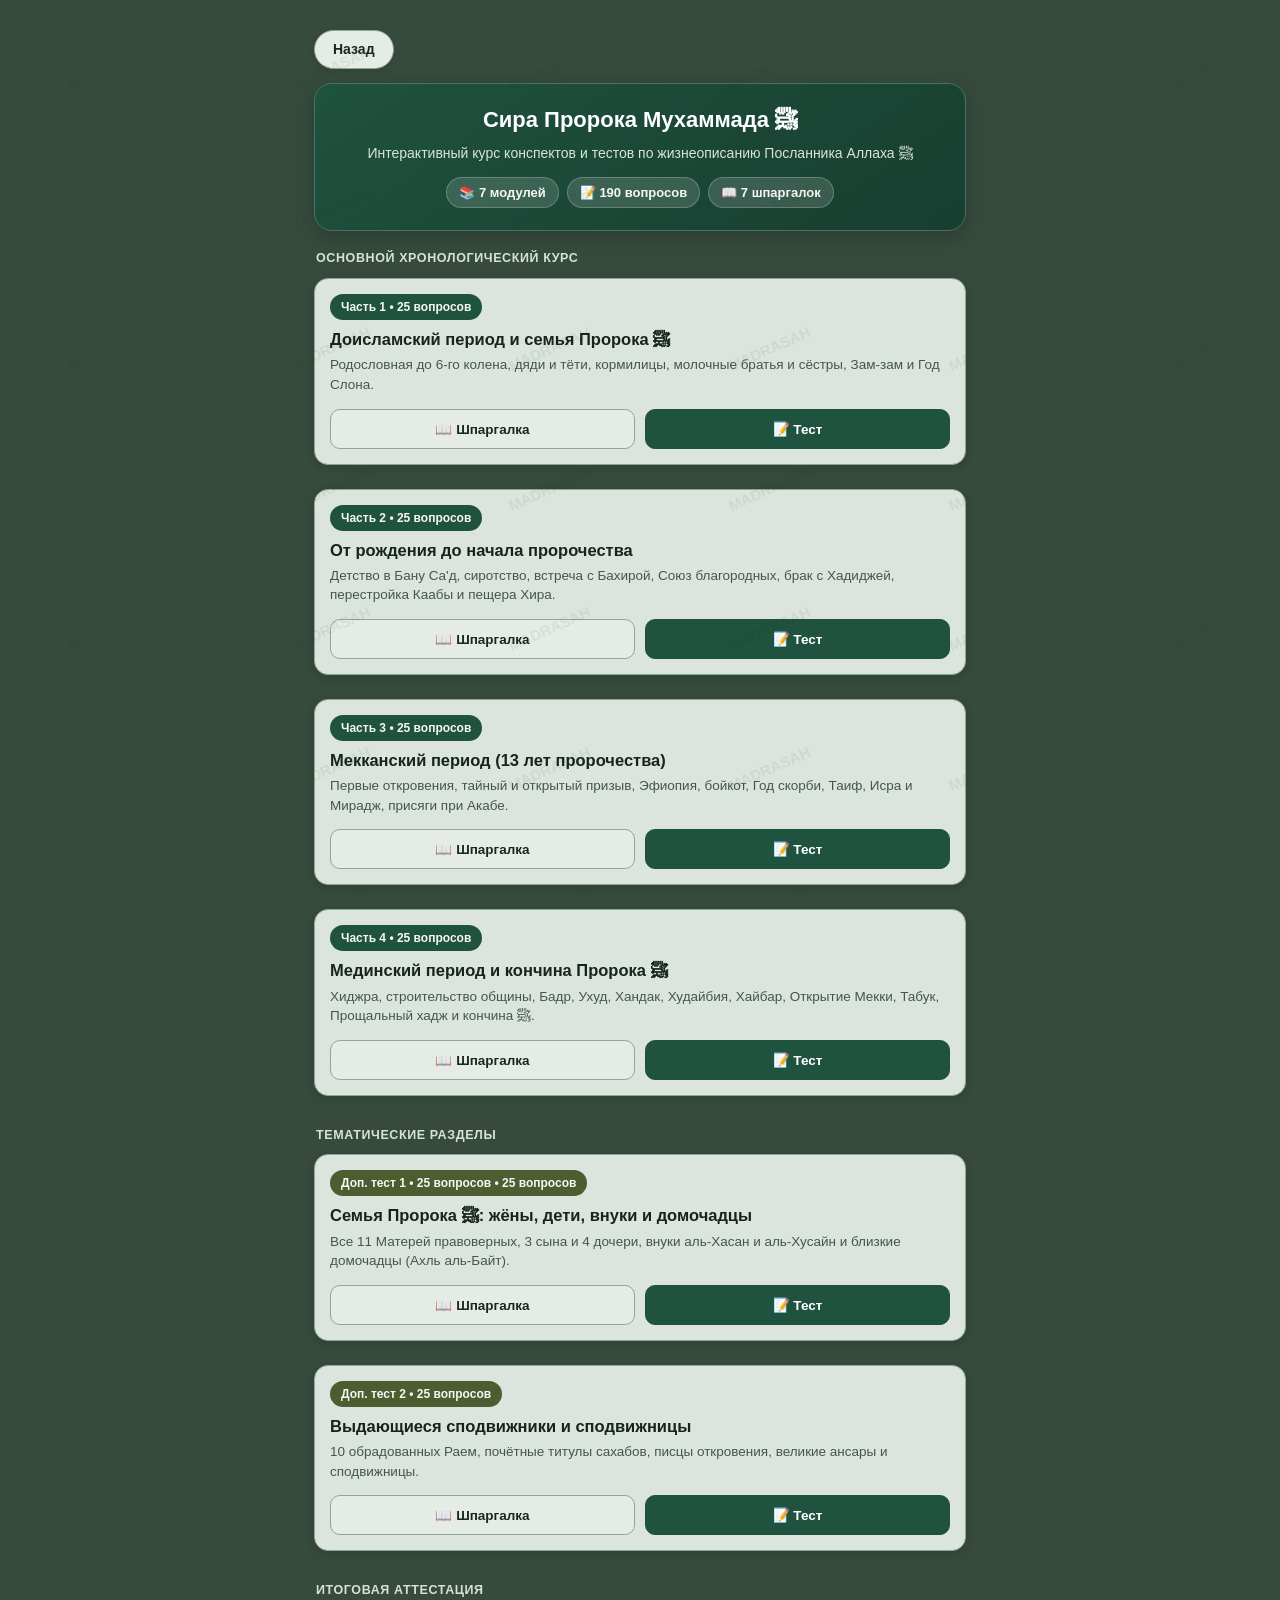
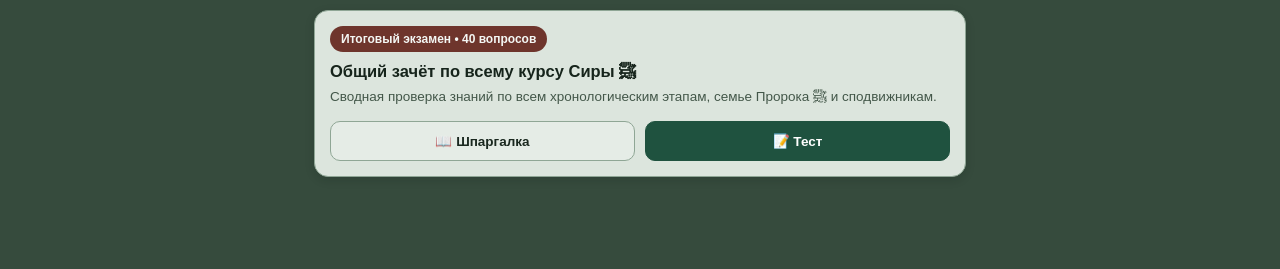
<file: sira/index.html>
<!DOCTYPE html>
<html lang="ru">
<head>
  <meta charset="UTF-8" />
  <meta name="viewport" content="width=device-width, initial-scale=1.0, maximum-scale=1.0, user-scalable=no" />
  <title>Сира Пророка Мухаммада ﷺ — Интерактивный курс</title>
  <script src="https://telegram.org/js/telegram-web-app.js"></script>
  <link rel="stylesheet" href="../style.css?v=20261126" />
  <script src="../auth.js?v=20261126"></script>
  <style>
    * { box-sizing: border-box; -webkit-tap-highlight-color: transparent; }

    body {
      margin: 0;
      padding: 14px 14px 40px;
      font-family: -apple-system, BlinkMacSystemFont, "Segoe UI", Roboto, Helvetica, Arial, sans-serif;
      background-color: #364B3D;
      color: #1A281F;
    }

    .container {
      max-width: 680px;
      margin: 0 auto;
    }

    .top-nav {
      display: flex;
      align-items: center;
      justify-content: space-between;
      margin-bottom: 12px;
    }

    .back-btn {
      display: inline-flex;
      align-items: center;
      justify-content: center;
      padding: 8px 18px;
      background: #E5ECE6;
      color: #1A281F;
      border: 1px solid #8FA695;
      border-radius: 20px;
      font-weight: 700;
      font-size: 13.5px;
      text-decoration: none;
      cursor: pointer;
    }

    .header {
      background: linear-gradient(145deg, #1F523F 0%, #183E30 100%);
      color: #F4F7F4;
      padding: 22px 18px;
      border-radius: 16px;
      text-align: center;
      margin-bottom: 20px;
      border: 1px solid #48735E;
      box-shadow: 0 6px 18px rgba(14, 22, 17, 0.25);
    }

    .header h1 {
      margin: 0 0 8px;
      font-size: 21px;
      font-weight: 700;
      color: #FFFFFF;
      line-height: 1.3;
    }

    .header p {
      margin: 0 0 14px;
      font-size: 13.5px;
      color: #D2E2D8;
      line-height: 1.45;
    }

    .stats-bar {
      display: flex;
      justify-content: center;
      gap: 8px;
      flex-wrap: wrap;
    }

    .stat-pill {
      background: rgba(255, 255, 255, 0.14);
      border: 1px solid rgba(255, 255, 255, 0.24);
      color: #F4F7F4;
      padding: 5px 12px;
      border-radius: 20px;
      font-size: 12.5px;
      font-weight: 600;
    }

    .group-title {
      margin: 18px 2px 10px;
      font-size: 12.5px;
      font-weight: 700;
      text-transform: uppercase;
      letter-spacing: 0.6px;
      color: #D7E2D9;
    }

    .modules-list {
      display: flex;
      flex-direction: column;
      gap: 12px;
    }

    .module-card {
      background: #E5ECE6;
      border: 1px solid #8FA695;
      border-radius: 15px;
      padding: 16px;
      box-shadow: 0 3px 10px rgba(14, 22, 17, 0.16);
    }

    .module-top {
      display: flex;
      align-items: center;
      justify-content: space-between;
      gap: 8px;
      margin-bottom: 8px;
      flex-wrap: wrap;
    }

    .module-badge {
      display: inline-block;
      background: #1F523F;
      color: #F4F7F4;
      font-size: 12px;
      font-weight: 700;
      padding: 4px 11px;
      border-radius: 20px;
    }

    .module-badge.extra {
      background: #4E5D30;
    }

    .module-badge.final {
      background: #6E352C;
    }

    .best-score {
      font-size: 12px;
      font-weight: 700;
      color: #1F523F;
      background: #D2E0D5;
      border: 1px solid #96AC9B;
      padding: 3px 9px;
      border-radius: 12px;
    }

    .module-title {
      margin: 0 0 5px;
      font-size: 16.5px;
      font-weight: 700;
      color: #16241B;
      line-height: 1.35;
    }

    .module-desc {
      margin: 0 0 14px;
      font-size: 13.5px;
      color: #435749;
      line-height: 1.45;
    }

    .card-actions {
      display: grid;
      grid-template-columns: 1fr 1fr;
      gap: 10px;
    }

    .btn-cheat, .btn-test {
      display: inline-flex;
      align-items: center;
      justify-content: center;
      gap: 6px;
      padding: 11px 12px;
      border-radius: 10px;
      font-size: 13.5px;
      font-weight: 700;
      cursor: pointer;
      text-align: center;
    }

    .btn-cheat {
      background: #DCE5DD;
      color: #1A281F;
      border: 1px solid #8FA695;
    }

    .btn-test {
      background: #1F523F;
      color: #F4F7F4;
      border: 1px solid #1F523F;
    }

    .btn-test:disabled, .btn-cheat:disabled {
      opacity: 0.55;
      cursor: not-allowed;
    }

    /* Панель шпаргалки и теста */
    .panel-card {
      background: #E5ECE6;
      border: 1px solid #8FA695;
      border-radius: 16px;
      padding: 18px 16px;
      box-shadow: 0 4px 14px rgba(14, 22, 17, 0.2);
    }

    .panel-header {
      display: flex;
      align-items: center;
      justify-content: space-between;
      gap: 10px;
      padding-bottom: 12px;
      margin-bottom: 14px;
      border-bottom: 1px solid #B5C4B8;
    }

    .panel-title {
      margin: 0;
      font-size: 17px;
      font-weight: 700;
      color: #1F523F;
    }

    .btn-small-back {
      padding: 7px 14px;
      background: #DCE5DD;
      color: #1A281F;
      border: 1px solid #8FA695;
      border-radius: 16px;
      font-size: 12.5px;
      font-weight: 700;
      cursor: pointer;
      white-space: nowrap;
    }

    .cheatsheet-body {
      font-size: 15px;
      line-height: 1.6;
      color: #1A281F;
    }

    .cheatsheet-body .ref-section {
      margin-bottom: 18px;
      padding-bottom: 14px;
      border-bottom: 1px solid #BDCCC0;
    }

    .cheatsheet-body .ref-section:last-child {
      border-bottom: none;
      margin-bottom: 0;
      padding-bottom: 0;
    }

    .cheatsheet-body h3 {
      margin: 0 0 8px;
      font-size: 16px;
      color: #1F523F;
    }

    .cheatsheet-body ul, .cheatsheet-body ol {
      margin: 6px 0;
      padding-left: 20px;
    }

    .cheatsheet-body li {
      margin-bottom: 6px;
    }

    /* Тестирование */
    .q-meta {
      display: flex;
      justify-content: space-between;
      align-items: center;
      font-size: 13px;
      font-weight: 700;
      color: #435749;
      margin-bottom: 8px;
    }

    .progress-wrap {
      height: 9px;
      background: #C7D4C9;
      border-radius: 8px;
      overflow: hidden;
      margin-bottom: 16px;
    }

    .progress-fill {
      height: 100%;
      width: 0%;
      background: #1F523F;
      transition: width 0.25s ease;
    }

    .q-text {
      font-size: 16.5px;
      font-weight: 700;
      line-height: 1.48;
      color: #16241B;
      margin-bottom: 16px;
    }

    .options-list {
      display: flex;
      flex-direction: column;
      gap: 10px;
    }

    .opt-btn {
      width: 100%;
      text-align: left;
      padding: 13px 15px;
      background: #DCE5DD;
      border: 1px solid #96AC9B;
      border-radius: 11px;
      font-size: 14.5px;
      line-height: 1.45;
      color: #1A281F;
      cursor: pointer;
    }

    .opt-btn.correct {
      background: #C7DFC9;
      border: 2px solid #4D7C55;
      color: #16301B;
      font-weight: 700;
    }

    .opt-btn.wrong {
      background: #E8CECA;
      border: 2px solid #A85B52;
      color: #421814;
    }

    .opt-btn:disabled {
      cursor: default;
    }

    .explanation-box {
      margin-top: 14px;
      padding: 13px 14px;
      background: #D6E1D8;
      border-left: 4px solid #1F523F;
      border-radius: 10px;
      font-size: 14px;
      line-height: 1.5;
      color: #1A281F;
    }

    .quiz-footer {
      margin-top: 16px;
      display: flex;
      justify-content: space-between;
      align-items: center;
      gap: 10px;
    }

    .btn-primary {
      padding: 12px 20px;
      background: #1F523F;
      color: #F4F7F4;
      border: none;
      border-radius: 10px;
      font-size: 14px;
      font-weight: 700;
      cursor: pointer;
    }

    .btn-secondary {
      padding: 11px 16px;
      background: #DCE5DD;
      color: #1A281F;
      border: 1px solid #8FA695;
      border-radius: 10px;
      font-size: 13.5px;
      font-weight: 700;
      cursor: pointer;
    }

    .result-box {
      text-align: center;
      padding: 10px 4px;
    }

    .result-score {
      font-size: 34px;
      font-weight: 800;
      color: #1F523F;
      margin: 8px 0;
    }

    .mistake-card {
      text-align: left;
      background: #DCE5DD;
      border: 1px solid #A85B52;
      border-radius: 11px;
      padding: 13px;
      margin-top: 10px;
      font-size: 13.5px;
      line-height: 1.45;
    }

    .hidden { display: none !important; }
  </style>
</head>
<body>
  <div class="container">
    <div class="top-nav">
      <a class="back-btn" id="backHomeBtn" href="../index.html">Назад</a>
    </div>

    <div class="header">
      <h1>Сира Пророка Мухаммада <bdi>ﷺ</bdi></h1>
      <p>Интерактивный курс конспектов и тестов по жизнеописанию Посланника Аллаха <bdi>ﷺ</bdi></p>
      <div class="stats-bar">
        <span class="stat-pill" id="statModules">📚 7 модулей</span>
        <span class="stat-pill" id="statQuestions">📝 190 вопросов</span>
        <span class="stat-pill" id="statCheats">📖 7 шпаргалок</span>
      </div>
    </div>

    <!-- ГЛАВНЫЙ СПИСОК МОДУЛЕЙ -->
    <div id="catalogView">
      <div class="group-title">Основной хронологический курс</div>
      <div class="modules-list" id="groupMain"></div>

      <div class="group-title">Тематические разделы</div>
      <div class="modules-list" id="groupExtra"></div>

      <div class="group-title">Итоговая аттестация</div>
      <div class="modules-list" id="groupFinal"></div>
    </div>

    <!-- ОКНО ШПАРГАЛКИ -->
    <div id="cheatsheetView" class="panel-card hidden">
      <div class="panel-header">
        <h2 class="panel-title" id="cheatTitle">Шпаргалка</h2>
        <button class="btn-small-back" onclick="closeSubViews()">Назад</button>
      </div>
      <div class="cheatsheet-body" id="cheatContent"></div>
      <div style="margin-top: 18px; display: flex; gap: 10px; justify-content: flex-end;">
        <button class="btn-secondary" onclick="closeSubViews()">Назад</button>
        <button class="btn-primary" id="cheatToTestBtn">📝 Тест</button>
      </div>
    </div>

    <!-- ОКНО ТЕСТА -->
    <div id="quizView" class="panel-card hidden">
      <div class="panel-header">
        <h2 class="panel-title" id="quizModuleTitle">Тест</h2>
        <button class="btn-small-back" onclick="closeSubViews()">Назад</button>
      </div>

      <div id="quizActive">
        <div class="q-meta">
          <span id="qCounter">Вопрос 1 из 25</span>
          <span id="qScoreLive">Верно: 0</span>
        </div>
        <div class="progress-wrap">
          <div class="progress-fill" id="progressFill"></div>
        </div>
        <div class="q-text" id="qText"></div>
        <div class="options-list" id="optionsList"></div>
        <div class="explanation-box hidden" id="expBox"></div>
        <div class="quiz-footer">
          <button class="btn-secondary" onclick="openCheatsheetFromQuiz()">📖 Шпаргалка</button>
          <button class="btn-primary hidden" id="nextBtn" onclick="nextQuestion()">Следующий вопрос</button>
        </div>
      </div>

      <div id="quizResult" class="result-box hidden">
        <h3 style="margin:0;color:#1F523F;">Тест завершён!</h3>
        <div class="result-score" id="finalScoreText">0 / 25</div>
        <p id="finalCommentText" style="margin:0 0 16px;font-size:14.5px;color:#3C5042;"></p>
        <div style="display:flex;gap:10px;justify-content:center;flex-wrap:wrap;margin-bottom:14px;">
          <button class="btn-primary" onclick="restartCurrentQuiz()">Пройти заново</button>
          <button class="btn-secondary hidden" id="retryMistakesBtn" onclick="retryMistakes()">Работать над ошибками</button>
          <button class="btn-secondary" onclick="closeSubViews()">Назад</button>
        </div>
        <div id="mistakesContainer"></div>
      </div>
    </div>
  </div>

  <!-- Универсальные приёмники до загрузки модулей -->
  <script>
    window.SIRA_MODULES = window.SIRA_MODULES || {};
    window.SIRA_DATA = window.SIRA_DATA || {};
    window.SIRA_CHAPTERS = window.SIRA_CHAPTERS || {};
    window.registerSiraModule = function (key, data) {
      if (typeof key === "object" && key !== null) {
        const k = key.num || key.id || (Object.keys(window.SIRA_MODULES).length + 1);
        window.SIRA_MODULES[k] = key;
      } else {
        window.SIRA_MODULES[key] = data;
      }
    };
  </script>

  <!-- Подключение всех 7 модулей с принудительным сбросом кэша -->
  <script src="sira_m1.js?v=20261126"></script>
  <script src="sira_m2.js?v=20261126"></script>
  <script src="sira_m3.js?v=20261126"></script>
  <script src="sira_m4.js?v=20261126"></script>
  <script src="sira_m5.js?v=20261126"></script>
  <script src="sira_m6.js?v=20261126"></script>
  <script src="sira_m7.js?v=20261126"></script>

  <script>
    if (typeof protectCoursePage === "function") {
      protectCoursePage("sira");
    }

    const FALLBACK_META = {
      1: {
        section: "main",
        badge: "Часть 1",
        title: "Доисламский период и семья Пророка ﷺ",
        desc: "Родословная до 6-го колена, дяди и тёти, кормилицы, молочные братья и сёстры, Зам-зам и Год Слона."
      },
      2: {
        section: "main",
        badge: "Часть 2",
        title: "От рождения до начала пророчества",
        desc: "Детство в Бану Са'д, сиротство, встреча с Бахирой, Союз благородных, брак с Хадиджей, перестройка Каабы и пещера Хира."
      },
      3: {
        section: "main",
        badge: "Часть 3",
        title: "Мекканский период (13 лет пророчества)",
        desc: "Первые откровения, тайный и открытый призыв, Эфиопия, бойкот, Год скорби, Таиф, Исра и Мирадж, присяги при Акабе."
      },
      4: {
        section: "main",
        badge: "Часть 4",
        title: "Мединский период и кончина Пророка ﷺ",
        desc: "Хиджра, устройство общины, Бадр, Ухуд, Хандак, Худайбия, Хайбар, Открытие Мекки, Табук, Прощальный хадж и кончина ﷺ."
      },
      5: {
        section: "extra",
        badge: "Доп. тест 1",
        title: "Семья Пророка ﷺ: жёны, дети, внуки и домочадцы",
        desc: "Все 11 Матерей правоверных, 3 сына и 4 дочери, внуки аль-Хасан и аль-Хусайн, Ахль аль-Байт."
      },
      6: {
        section: "extra",
        badge: "Доп. тест 2",
        title: "Выдающиеся сподвижники и сподвижницы",
        desc: "10 обрадованных Раем, почётные титулы сахабов, писцы откровения, великие ансары и сподвижницы."
      },
      7: {
        section: "final",
        badge: "Итоговый экзамен",
        title: "Общий зачёт по всему курсу Сиры ﷺ",
        desc: "Сводная проверка знаний по всем хронологическим этапам, семье Пророка ﷺ и сподвижникам."
      }
    };

    function extractAllModules() {
      const rawMap = {};

      function absorb(source) {
        if (!source) return;
        if (Array.isArray(source)) {
          source.forEach((item, idx) => {
            if (item && typeof item === "object") {
              const num = parseInt(String(item.num || item.id || (idx + 1)).replace(/\D/g, ""), 10) || (idx + 1);
              rawMap[num] = item;
            }
          });
        } else if (typeof source === "object") {
          Object.keys(source).forEach((k) => {
            const item = source[k];
            if (item && typeof item === "object") {
              const num = parseInt(String(k).replace(/\D/g, ""), 10) ||
                          parseInt(String(item.num || item.id || "0").replace(/\D/g, ""), 10);
              if (num >= 1 && num <= 7) {
                rawMap[num] = item;
              }
            }
          });
        }
      }

      absorb(window.SIRA_MODULES);
      absorb(window.SIRA_DATA);
      absorb(window.SIRA_DATA && window.SIRA_DATA.modules);
      absorb(window.SIRA_DATA && window.SIRA_DATA.chapters);
      absorb(window.SIRA_CHAPTERS);
      absorb(window.SIRA_COURSE);

      const normalized = [];
      for (let num = 1; num <= 7; num++) {
        const fb = FALLBACK_META[num];
        const raw = rawMap[num] || {};
        const qs = Array.isArray(raw.questions) ? raw.questions :
                   Array.isArray(raw.quiz) ? raw.quiz : [];

        let badgeText = raw.badge || raw.label || "";
        if (!badgeText || badgeText === "undefined" || typeof badgeText === "number") {
          badgeText = fb.badge;
        }

        let descText = raw.desc || raw.description || raw.subtitle || "";
        if (!descText || descText === "undefined") {
          descText = fb.desc;
        }

        let titleText = raw.title || fb.title;
        let cheatText = raw.cheatsheet || raw.cheat || raw.ref || raw.summary || "";

        normalized.push({
          num: num,
          section: raw.section || fb.section,
          badge: badgeText,
          title: titleText,
          desc: descText,
          cheatsheet: cheatText,
          questions: qs
        });
      }
      return normalized;
    }

    let MODULES_LIST = [];
    let activeModule = null;
    let activeQuestions = [];
    let currentQIndex = 0;
    let currentScore = 0;
    let currentMistakes = [];
    let balanceSlot = 0;

    function prepareBalancedQuestions(rawQuestions) {
      const copy = rawQuestions.map((item) => {
        const qText = item.q || item.question || "";
        const origOpts = Array.isArray(item.opts) ? [...item.opts] :
                         Array.isArray(item.options) ? [...item.options] :
                         Array.isArray(item.a) ? [...item.a] : [];
        let origAns = typeof item.ans === "number" ? item.ans :
                      typeof item.correct === "number" ? item.correct :
                      typeof item.c === "number" ? item.c :
                      typeof item.answer === "number" ? item.answer : 0;
        if (origAns < 0 || origAns >= origOpts.length) origAns = 0;

        const correctStr = origOpts[origAns];
        const wrongArr = origOpts.filter((_, i) => i !== origAns);

        for (let i = wrongArr.length - 1; i > 0; i--) {
          const j = Math.floor(Math.random() * (i + 1));
          [wrongArr[i], wrongArr[j]] = [wrongArr[j], wrongArr[i]];
        }

        const slot = (balanceSlot + Math.floor(Math.random() * origOpts.length)) % origOpts.length;
        balanceSlot++;

        const mixedOpts = [];
        let wPtr = 0;
        for (let i = 0; i < origOpts.length; i++) {
          if (i === slot) mixedOpts.push(correctStr);
          else mixedOpts.push(wrongArr[wPtr++]);
        }

        return {
          q: qText,
          opts: mixedOpts,
          ans: slot,
          exp: item.exp || item.explanation || ""
        };
      });

      for (let i = copy.length - 1; i > 0; i--) {
        const j = Math.floor(Math.random() * (i + 1));
        [copy[i], copy[j]] = [copy[j], copy[i]];
      }
      return copy;
    }

    function renderModulesList() {
      const uid = typeof getCurrentUserId === "function" ? getCurrentUserId() : "guest";
      const backBtn = document.getElementById("backHomeBtn");
      if (backBtn) backBtn.href = "../index.html?uid=" + encodeURIComponent(uid);

      MODULES_LIST = extractAllModules();

      let totalQ = 0;
      let totalCh = 0;
      MODULES_LIST.forEach((m) => {
        totalQ += m.questions.length;
        if (m.cheatsheet) totalCh++;
      });

      document.getElementById("statModules").textContent = `📚 ${MODULES_LIST.length} модулей`;
      document.getElementById("statQuestions").textContent = `📝 ${totalQ} вопросов`;
      document.getElementById("statCheats").textContent = `📖 ${totalCh} шпаргалок`;

      const containers = {
        main: document.getElementById("groupMain"),
        extra: document.getElementById("groupExtra"),
        final: document.getElementById("groupFinal")
      };

      containers.main.innerHTML = "";
      containers.extra.innerHTML = "";
      containers.final.innerHTML = "";

      MODULES_LIST.forEach((m) => {
        const qCount = m.questions.length;
        const best = localStorage.getItem("sira_best_" + m.num);
        const bestHtml = best ? `<span class="best-score">Лучший: ${best}/${qCount}</span>` : "";
        const badgeCls = m.section === "extra" ? "extra" : (m.section === "final" ? "final" : "");

        const card = document.createElement("div");
        card.className = "module-card";
        card.innerHTML = `
          <div class="module-top">
            <span class="module-badge ${badgeCls}">${m.badge} • ${qCount} вопросов</span>
            ${bestHtml}
          </div>
          <div class="module-title">${m.title}</div>
          <div class="module-desc">${m.desc}</div>
          <div class="card-actions">
            <button class="btn-cheat" ${m.cheatsheet ? "" : "disabled"} onclick="openCheatsheet(${m.num})">📖 Шпаргалка</button>
            <button class="btn-test" ${qCount > 0 ? "" : "disabled"} onclick="startModuleQuiz(${m.num})">📝 Тест</button>
          </div>
        `;

        const target = containers[m.section] || containers.main;
        target.appendChild(card);
      });
    }

    function openCheatsheet(num) {
      const m = MODULES_LIST.find((x) => x.num === num);
      if (!m || !m.cheatsheet) return;
      activeModule = m;

      document.getElementById("cheatTitle").textContent = m.title;
      document.getElementById("cheatContent").innerHTML = m.cheatsheet;
      const toTestBtn = document.getElementById("cheatToTestBtn");
      toTestBtn.onclick = () => startModuleQuiz(num);
      toTestBtn.style.display = m.questions.length > 0 ? "inline-flex" : "none";

      document.getElementById("catalogView").classList.add("hidden");
      document.getElementById("quizView").classList.add("hidden");
      document.getElementById("cheatsheetView").classList.remove("hidden");
      window.scrollTo(0, 0);
    }

    function openCheatsheetFromQuiz() {
      if (activeModule && activeModule.cheatsheet) {
        openCheatsheet(activeModule.num);
      }
    }

    function startModuleQuiz(num, customQuestions = null) {
      const m = MODULES_LIST.find((x) => x.num === num);
      if (!m || m.questions.length === 0) return;
      activeModule = m;

      activeQuestions = customQuestions ? customQuestions : prepareBalancedQuestions(m.questions);
      currentQIndex = 0;
      currentScore = 0;
      currentMistakes = [];

      document.getElementById("quizModuleTitle").textContent = m.title;
      document.getElementById("catalogView").classList.add("hidden");
      document.getElementById("cheatsheetView").classList.add("hidden");
      document.getElementById("quizResult").classList.add("hidden");
      document.getElementById("quizActive").classList.remove("hidden");
      document.getElementById("quizView").classList.remove("hidden");

      renderCurrentQuestion();
      window.scrollTo(0, 0);
    }

    function renderCurrentQuestion() {
      const total = activeQuestions.length;
      const item = activeQuestions[currentQIndex];

      document.getElementById("qCounter").textContent = `Вопрос ${currentQIndex + 1} из ${total}`;
      document.getElementById("qScoreLive").textContent = `Верно: ${currentScore}`;
      document.getElementById("progressFill").style.width = `${(currentQIndex / total) * 100}%`;
      document.getElementById("qText").textContent = item.q;

      const optsEl = document.getElementById("optionsList");
      optsEl.innerHTML = "";

      item.opts.forEach((optText, idx) => {
        const btn = document.createElement("button");
        btn.className = "opt-btn";
        btn.textContent = optText;
        btn.onclick = () => selectOption(idx, btn);
        optsEl.appendChild(btn);
      });

      document.getElementById("expBox").classList.add("hidden");
      document.getElementById("nextBtn").classList.add("hidden");
    }

    function selectOption(chosenIdx, chosenBtn) {
      const item = activeQuestions[currentQIndex];
      const allBtns = document.querySelectorAll("#optionsList .opt-btn");
      allBtns.forEach((b) => (b.disabled = true));

      if (chosenIdx === item.ans) {
        chosenBtn.classList.add("correct");
        currentScore++;
        document.getElementById("qScoreLive").textContent = `Верно: ${currentScore}`;
      } else {
        chosenBtn.classList.add("wrong");
        if (allBtns[item.ans]) allBtns[item.ans].classList.add("correct");
        currentMistakes.push({
          q: item.q,
          opts: item.opts,
          ans: item.ans,
          exp: item.exp,
          userText: item.opts[chosenIdx]
        });
      }

      const expBox = document.getElementById("expBox");
      if (item.exp) {
        expBox.innerHTML = `<strong>Пояснение:</strong> ${item.exp}`;
        expBox.classList.remove("hidden");
      }

      const nextBtn = document.getElementById("nextBtn");
      nextBtn.textContent = currentQIndex + 1 < activeQuestions.length ? "Следующий вопрос" : "Завершить тест";
      nextBtn.classList.remove("hidden");
    }

    function nextQuestion() {
      currentQIndex++;
      if (currentQIndex < activeQuestions.length) {
        renderCurrentQuestion();
      } else {
        finishQuiz();
      }
    }

    function finishQuiz() {
      document.getElementById("progressFill").style.width = "100%";
      document.getElementById("quizActive").classList.add("hidden");
      document.getElementById("quizResult").classList.remove("hidden");

      const total = activeQuestions.length;
      document.getElementById("finalScoreText").textContent = `${currentScore} / ${total}`;

      if (activeModule && total === activeModule.questions.length) {
        const prevBest = Number(localStorage.getItem("sira_best_" + activeModule.num) || "0");
        if (currentScore > prevBest) {
          localStorage.setItem("sira_best_" + activeModule.num, String(currentScore));
        }
      }

      const pct = Math.round((currentScore / total) * 100);
      let msg = "";
      if (pct === 100) msg = "Ма ша Аллах! Безупречный результат — 100%!";
      else if (pct >= 80) msg = "Отличный результат! Материал усвоен очень хорошо.";
      else if (pct >= 60) msg = "Хороший результат! Повторите шпаргалку, чтобы закрепить детали.";
      else msg = "Рекомендуется внимательно изучить шпаргалку и пройти тест ещё раз.";
      document.getElementById("finalCommentText").textContent = msg;

      const retryBtn = document.getElementById("retryMistakesBtn");
      const mistakesBox = document.getElementById("mistakesContainer");
      mistakesBox.innerHTML = "";

      if (currentMistakes.length > 0) {
        retryBtn.classList.remove("hidden");
        currentMistakes.forEach((m, idx) => {
          const div = document.createElement("div");
          div.className = "mistake-card";
          div.innerHTML = `
            <div style="font-weight:700;margin-bottom:4px;">${idx + 1}. ${m.q}</div>
            <div style="color:#6E2820;">❌ Ваш ответ: ${m.userText}</div>
            <div style="color:#1F523F;font-weight:700;">✅ Верно: ${m.opts[m.ans]}</div>
            ${m.exp ? `<div style="margin-top:5px;color:#3C5042;">${m.exp}</div>` : ""}
          `;
          mistakesBox.appendChild(div);
        });
      } else {
        retryBtn.classList.add("hidden");
      }
    }

    function restartCurrentQuiz() {
      if (activeModule) startModuleQuiz(activeModule.num);
    }

    function retryMistakes() {
      if (!activeModule || currentMistakes.length === 0) return;
      const retryList = prepareBalancedQuestions(currentMistakes);
      startModuleQuiz(activeModule.num, retryList);
    }

    function closeSubViews() {
      document.getElementById("cheatsheetView").classList.add("hidden");
      document.getElementById("quizView").classList.add("hidden");
      document.getElementById("catalogView").classList.remove("hidden");
      renderModulesList();
      window.scrollTo(0, 0);
    }

    document.addEventListener("DOMContentLoaded", renderModulesList);
  </script>
</body>
</html>
</file>
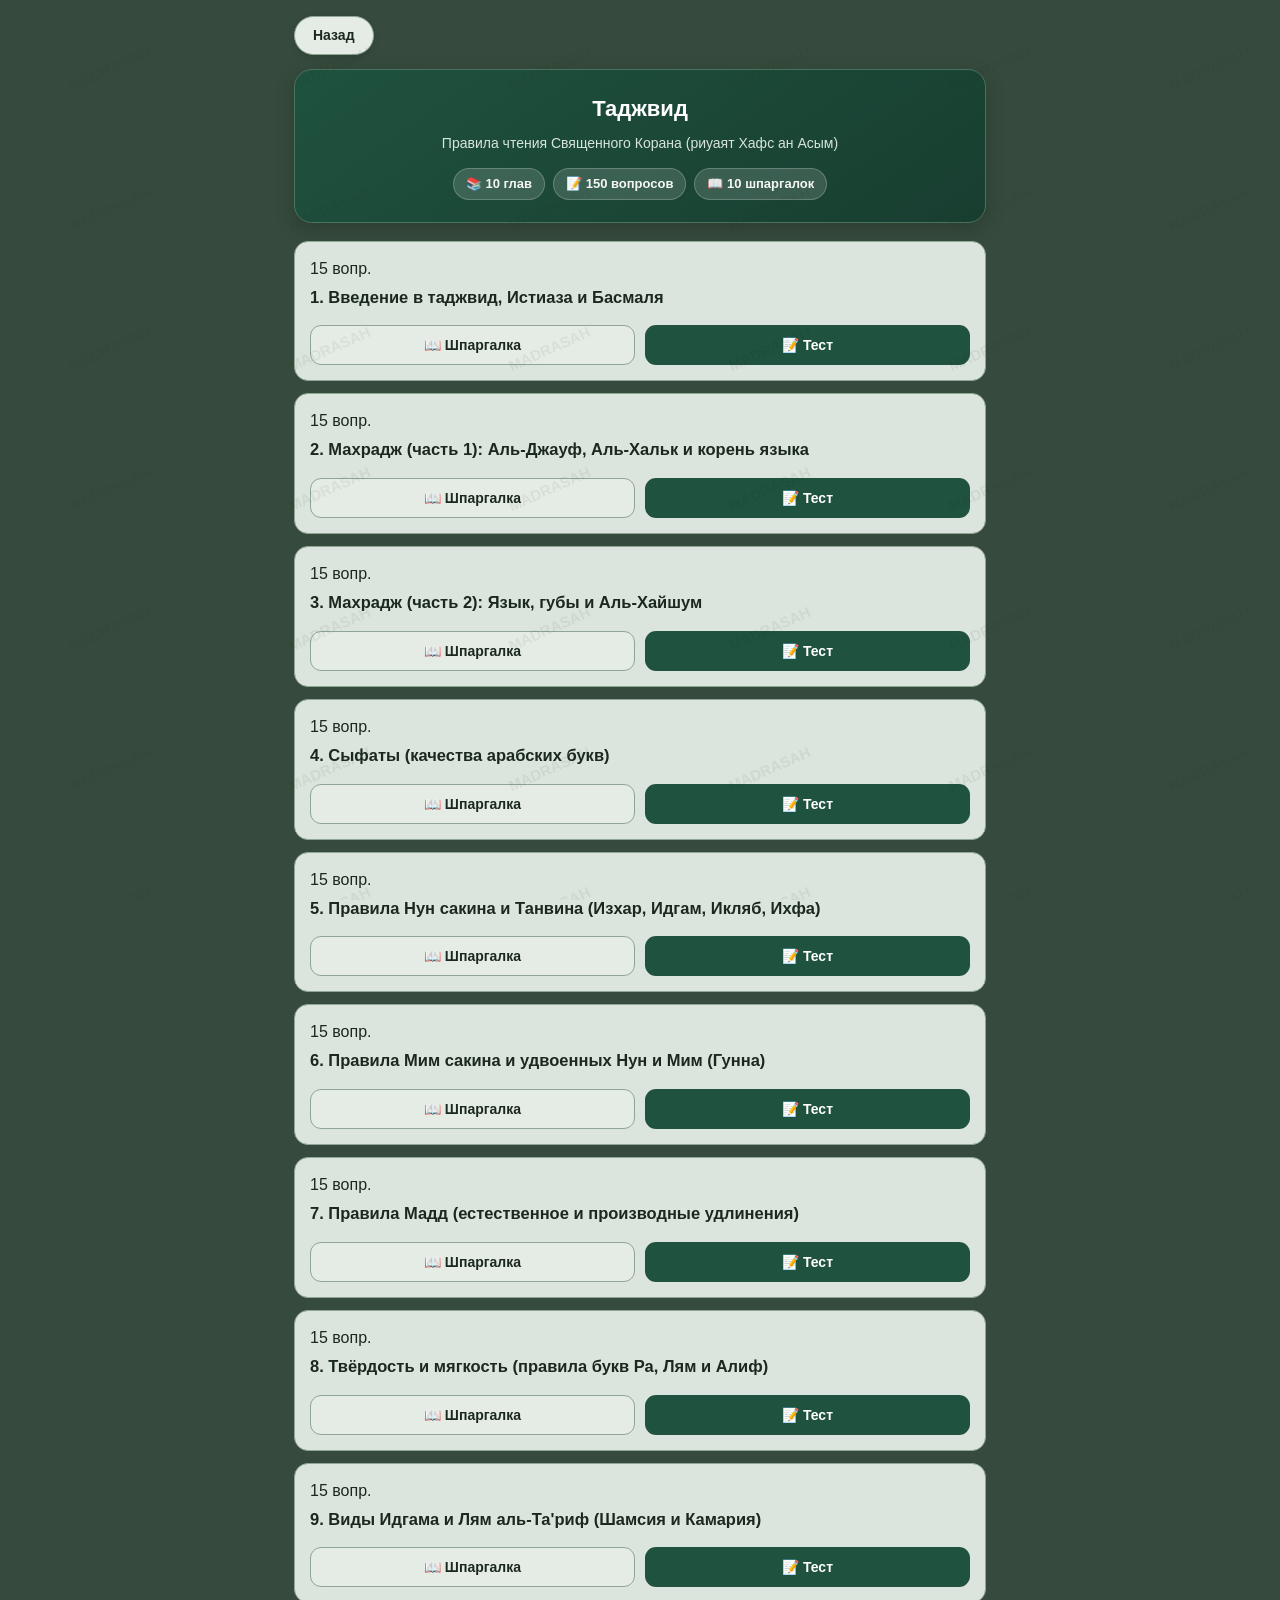
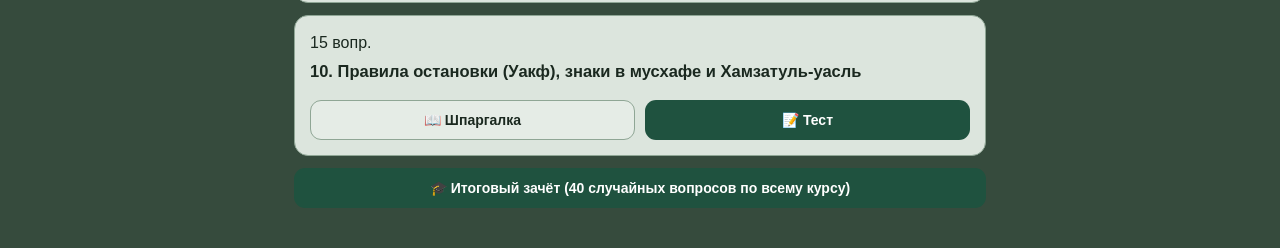
<file: tajweed/index.html>
<!DOCTYPE html>
<html lang="ru">
<head>
  <meta charset="UTF-8">
  <meta name="viewport" content="width=device-width, initial-scale=1.0">
  <title>Таджвид — Правила чтения Священного Корана</title>
  <script src="https://telegram.org/js/telegram-web-app.js"></script>
  <link rel="stylesheet" href="../style.css?v=20261126b">
  <script src="../auth.js?v=20261126b"></script>
  <script>
    if (typeof protectCoursePage === "function") {
      protectCoursePage("tajweed");
    }
  </script>
</head>
<body>

<div class="container">
  <div class="top-nav">
    <a href="../index.html" id="back-catalog-btn" class="back-btn">Назад</a>
  </div>

  <div class="course-header">
    <h1>Таджвид</h1>
    <p>Правила чтения Священного Корана (риуаят Хафс ан Асым)</p>
    <div class="stats-bar">
      <span class="stat-pill">📚 10 глав</span>
      <span class="stat-pill" id="total-q-pill">📝 150 вопросов</span>
      <span class="stat-pill">📖 10 шпаргалок</span>
    </div>
  </div>

  <!-- Главное меню глав -->
  <div id="menu-screen" class="surface-card">
    <div class="chapter-list" id="chapter-list"></div>
    <button class="btn btn-final" onclick="startFinalExam()">🎓 Итоговый зачёт (40 случайных вопросов по всему курсу)</button>
  </div>

  <!-- Экран прохождения теста -->
  <div id="quiz-screen" class="surface-card" style="display: none;">
    <div class="quiz-top">
      <span class="progress-text" id="progress-text">Вопрос 1 из 15</span>
      <div style="display:flex; gap:8px;">
        <button class="btn btn-cheat" id="in-quiz-cheat-btn" onclick="openCurrentCheat()">📖 Шпаргалка</button>
        <button class="nav-btn" onclick="returnToMenu()">В меню</button>
      </div>
    </div>
    <div class="topic-badge" id="q-topic"></div>
    <div class="question-text" id="q-text"></div>
    <div class="options-list" id="q-options"></div>
    <div class="explanation-box" id="q-explanation">
      <div id="q-exp-text"></div>
      <span class="source-tag" id="q-source"></span>
    </div>
    <div class="quiz-footer">
      <span style="font-weight:600; font-size:13.5px;" id="score-live">Правильно: 0</span>
      <button class="btn btn-primary" id="next-btn" style="display:none;" onclick="nextQuestion()">Следующий вопрос</button>
    </div>
  </div>

  <!-- Экран результатов -->
  <div id="result-screen" class="surface-card" style="display: none;">
    <div class="result-box">
      <h2 id="res-title" style="margin:0 0 6px;">Тест завершён!</h2>
      <div class="result-percent" id="res-percent">0%</div>
      <p id="res-details" style="font-size:16px; font-weight:600; margin:6px 0;"></p>
      <p id="res-msg" style="color:var(--text-muted); margin-bottom:18px; font-size:14px;"></p>
      <div style="display:flex; gap:10px; justify-content:center; flex-wrap:wrap;">
        <button class="btn btn-primary" onclick="restartCurrentQuiz()">🔄 Пройти ещё раз</button>
        <button class="nav-btn" onclick="returnToMenu()">К списку глав</button>
      </div>
    </div>
  </div>
</div>

<!-- Модальное окно шпаргалки -->
<div class="modal-overlay" id="cheat-modal" onclick="if(event.target===this) closeCheat()">
  <div class="modal-card">
    <div class="modal-header">
      <strong style="font-size:15.5px;">📖 Конспект-шпаргалка</strong>
      <button class="nav-btn" onclick="closeCheat()">Закрыть</button>
    </div>
    <div class="modal-body" id="cheat-body"></div>
  </div>
</div>

<script>
  window.TAJWEED_DATA = { cheatsheets: {}, questions: [] };
</script>
<script src="tajweed_part1.js"></script>
<script src="tajweed_part2.js"></script>
<script src="tajweed_part3a.js"></script>
<script src="tajweed_part3b.js"></script>
<script src="tajweed_part3c.js"></script>

<script>
  const CHAPTERS = [
    { id: "Введение", title: "1. Введение в таджвид, Истиаза и Басмаля" },
    { id: "Махрадж 1", title: "2. Махрадж (часть 1): Аль-Джауф, Аль-Хальк и корень языка" },
    { id: "Махрадж 2", title: "3. Махрадж (часть 2): Язык, губы и Аль-Хайшум" },
    { id: "Сыфаты", title: "4. Сыфаты (качества арабских букв)" },
    { id: "Нун сакина", title: "5. Правила Нун сакина и Танвина (Изхар, Идгам, Икляб, Ихфа)" },
    { id: "Мим сакина", title: "6. Правила Мим сакина и удвоенных Нун и Мим (Гунна)" },
    { id: "Мадд", title: "7. Правила Мадд (естественное и производные удлинения)" },
    { id: "Тафхим и Таркик", title: "8. Твёрдость и мягкость (правила букв Ра, Лям и Алиф)" },
    { id: "Виды Идгама", title: "9. Виды Идгама и Лям аль-Та'риф (Шамсия и Камария)" },
    { id: "Уакф и Хамза", title: "10. Правила остановки (Уакф), знаки в мусхафе и Хамзатуль-уасль" }
  ];

  let currentChapter = null;
  let isFinalExam = false;
  let currentQuestions = [];
  let currentIndex = 0;
  let score = 0;
  let slotCursor = 0;

  function buildBalancedOptions(q) {
    const opts = Array.isArray(q.options) ? q.options : [];
    const items = opts.map((text, idx) => ({
      text: text,
      isCorrect: idx === q.correct
    }));
    const correctItem = items.find(x => x.isCorrect) || items[0];
    const wrongItems = items.filter(x => !x.isCorrect);
    for (let i = wrongItems.length - 1; i > 0; i--) {
      const j = Math.floor(Math.random() * (i + 1));
      [wrongItems[i], wrongItems[j]] = [wrongItems[j], wrongItems[i]];
    }
    const targetSlot = items.length > 0 ? (slotCursor % items.length) : 0;
    slotCursor++;
    const result = [];
    let wPtr = 0;
    for (let i = 0; i < items.length; i++) {
      if (i === targetSlot) result.push(correctItem);
      else result.push(wrongItems[wPtr++]);
    }
    return result;
  }

  function initApp() {
    const uid = typeof getCurrentUserId === "function" ? getCurrentUserId() : "guest";
    const backBtn = document.getElementById("back-catalog-btn");
    if (backBtn && uid && uid !== "guest") {
      backBtn.href = "../index.html?uid=" + encodeURIComponent(uid);
    }
    const totalQ = (window.TAJWEED_DATA && window.TAJWEED_DATA.questions) ? window.TAJWEED_DATA.questions.length : 0;
    if (totalQ > 0) {
      document.getElementById("total-q-pill").textContent = `📝 ${totalQ} вопросов`;
    }
    renderMenu();
  }

  function getSavedProgress() {
    try {
      return JSON.parse(localStorage.getItem("tajweed_progress") || "{}");
    } catch (e) { return {}; }
  }

  function saveChapterProgress(chapterId, pct) {
    const prog = getSavedProgress();
    if (!prog[chapterId] || pct > prog[chapterId]) {
      prog[chapterId] = pct;
      localStorage.setItem("tajweed_progress", JSON.stringify(prog));
    }
  }

  function renderMenu() {
    const list = document.getElementById("chapter-list");
    const prog = getSavedProgress();
    const allQ = window.TAJWEED_DATA.questions || [];
    const cheats = window.TAJWEED_DATA.cheatsheets || {};

    list.innerHTML = CHAPTERS.map(ch => {
      const count = allQ.filter(q => q.chapter === ch.id).length;
      const hasCheat = Boolean(cheats[ch.id]);
      const bestPct = prog[ch.id];
      return `
        <div class="chapter-row">
          <div class="chapter-info">
            <span class="chapter-num">${count} вопр.</span>
            ${bestPct !== undefined ? `<span class="chapter-score-badge">Лучший: ${bestPct}%</span>` : ""}
            <div class="chapter-title">${ch.title}</div>
          </div>
          <div class="chapter-actions">
            ${hasCheat ? `<button class="btn btn-cheat" onclick="openCheat('${ch.id}')">📖 Шпаргалка</button>` : ""}
            <button class="btn btn-primary" onclick="startQuiz('${ch.id}')">📝 Тест</button>
          </div>
        </div>
      `;
    }).join("");
  }

  function openCheat(chapterId) {
    const html = (window.TAJWEED_DATA.cheatsheets && window.TAJWEED_DATA.cheatsheets[chapterId]) || "<p>Конспект для этой главы готовится.</p>";
    document.getElementById("cheat-body").innerHTML = html;
    document.getElementById("cheat-modal").style.display = "flex";
  }

  function openCurrentCheat() {
    if (currentChapter) openCheat(currentChapter);
  }

  function closeCheat() {
    document.getElementById("cheat-modal").style.display = "none";
  }

  function startQuiz(chapterId) {
    const allQ = window.TAJWEED_DATA.questions || [];
    const filtered = allQ.filter(q => q.chapter === chapterId);
    if (!filtered.length) {
      alert("Вопросы для этой главы пока не загружены.");
      return;
    }
    currentChapter = chapterId;
    isFinalExam = false;
    slotCursor = Math.floor(Math.random() * 4);
    currentQuestions = [...filtered].sort(() => Math.random() - 0.5);
    currentIndex = 0;
    score = 0;

    document.getElementById("in-quiz-cheat-btn").style.display = window.TAJWEED_DATA.cheatsheets[chapterId] ? "inline-flex" : "none";
    document.getElementById("menu-screen").style.display = "none";
    document.getElementById("result-screen").style.display = "none";
    document.getElementById("quiz-screen").style.display = "block";
    renderQuestion();
  }

  function startFinalExam() {
    const allQ = window.TAJWEED_DATA.questions || [];
    if (!allQ.length) return;
    currentChapter = null;
    isFinalExam = true;
    slotCursor = Math.floor(Math.random() * 4);
    currentQuestions = [...allQ].sort(() => Math.random() - 0.5).slice(0, 40);
    currentIndex = 0;
    score = 0;

    document.getElementById("in-quiz-cheat-btn").style.display = "none";
    document.getElementById("menu-screen").style.display = "none";
    document.getElementById("result-screen").style.display = "none";
    document.getElementById("quiz-screen").style.display = "block";
    renderQuestion();
  }

  function restartCurrentQuiz() {
    if (isFinalExam) startFinalExam();
    else if (currentChapter) startQuiz(currentChapter);
  }

  function renderQuestion() {
    const q = currentQuestions[currentIndex];
    document.getElementById("progress-text").textContent = `Вопрос ${currentIndex + 1} из ${currentQuestions.length}`;
    document.getElementById("score-live").textContent = `Правильно: ${score}`;
    document.getElementById("q-topic").textContent = isFinalExam ? `${q.chapter} • ${q.topic}` : q.topic;
    document.getElementById("q-text").innerHTML = q.question;

    const expBox = document.getElementById("q-explanation");
    expBox.style.display = "none";
    document.getElementById("next-btn").style.display = "none";

    const optsEl = document.getElementById("q-options");
    optsEl.innerHTML = "";
    const shuffledOptions = buildBalancedOptions(q);

    shuffledOptions.forEach((optObj) => {
      const btn = document.createElement("button");
      btn.className = "option-btn";
      btn.innerHTML = optObj.text;
      btn.dataset.correct = optObj.isCorrect ? "1" : "0";
      btn.onclick = () => selectAnswer(btn);
      optsEl.appendChild(btn);
    });
  }

  function selectAnswer(btn) {
    const q = currentQuestions[currentIndex];
    const allBtns = document.querySelectorAll("#q-options .option-btn");
    allBtns.forEach(b => b.disabled = true);

    if (btn.dataset.correct === "1") {
      btn.classList.add("correct");
      score++;
    } else {
      btn.classList.add("wrong");
      allBtns.forEach(b => {
        if (b.dataset.correct === "1") b.classList.add("correct");
      });
    }

    document.getElementById("score-live").textContent = `Правильно: ${score}`;
    document.getElementById("q-exp-text").innerHTML = q.explanation;
    document.getElementById("q-source").textContent = "Раздел: " + q.source;
    document.getElementById("q-explanation").style.display = "block";

    const nextBtn = document.getElementById("next-btn");
    nextBtn.style.display = "inline-flex";
    nextBtn.textContent = (currentIndex === currentQuestions.length - 1) ? "Завершить тест" : "Следующий вопрос";
  }

  function nextQuestion() {
    currentIndex++;
    if (currentIndex < currentQuestions.length) {
      renderQuestion();
    } else {
      finishQuiz();
    }
  }

  function finishQuiz() {
    document.getElementById("quiz-screen").style.display = "none";
    document.getElementById("result-screen").style.display = "block";

    const pct = Math.round((score / currentQuestions.length) * 100);
    if (!isFinalExam && currentChapter) {
      saveChapterProgress(currentChapter, pct);
    } else if (isFinalExam) {
      saveChapterProgress("FINAL_EXAM", pct);
    }

    document.getElementById("res-title").textContent = isFinalExam ? "Итоговый зачёт завершён!" : "Глава пройдена!";
    document.getElementById("res-percent").textContent = pct + "%";
    document.getElementById("res-details").textContent = `Правильных ответов: ${score} из ${currentQuestions.length}`;

    let msg = "Рекомендуем открыть конспект-шпаргалку по этой теме и пройти тест повторно.";
    if (pct === 100) msg = "МашаАллах! Безупречный результат, правила усвоены полностью.";
    else if (pct >= 80) msg = "Отличный результат! Вы уверенно знаете правила таджвида по этой теме.";
    else if (pct >= 60) msg = "Хороший результат, но стоит повторить отдельные исключения и примеры в шпаргалке.";
    document.getElementById("res-msg").textContent = msg;
  }

  function returnToMenu() {
    document.getElementById("quiz-screen").style.display = "none";
    document.getElementById("result-screen").style.display = "none";
    document.getElementById("menu-screen").style.display = "block";
    renderMenu();
  }

  window.addEventListener("DOMContentLoaded", initApp);
</script>
</body>
</html>
</file>
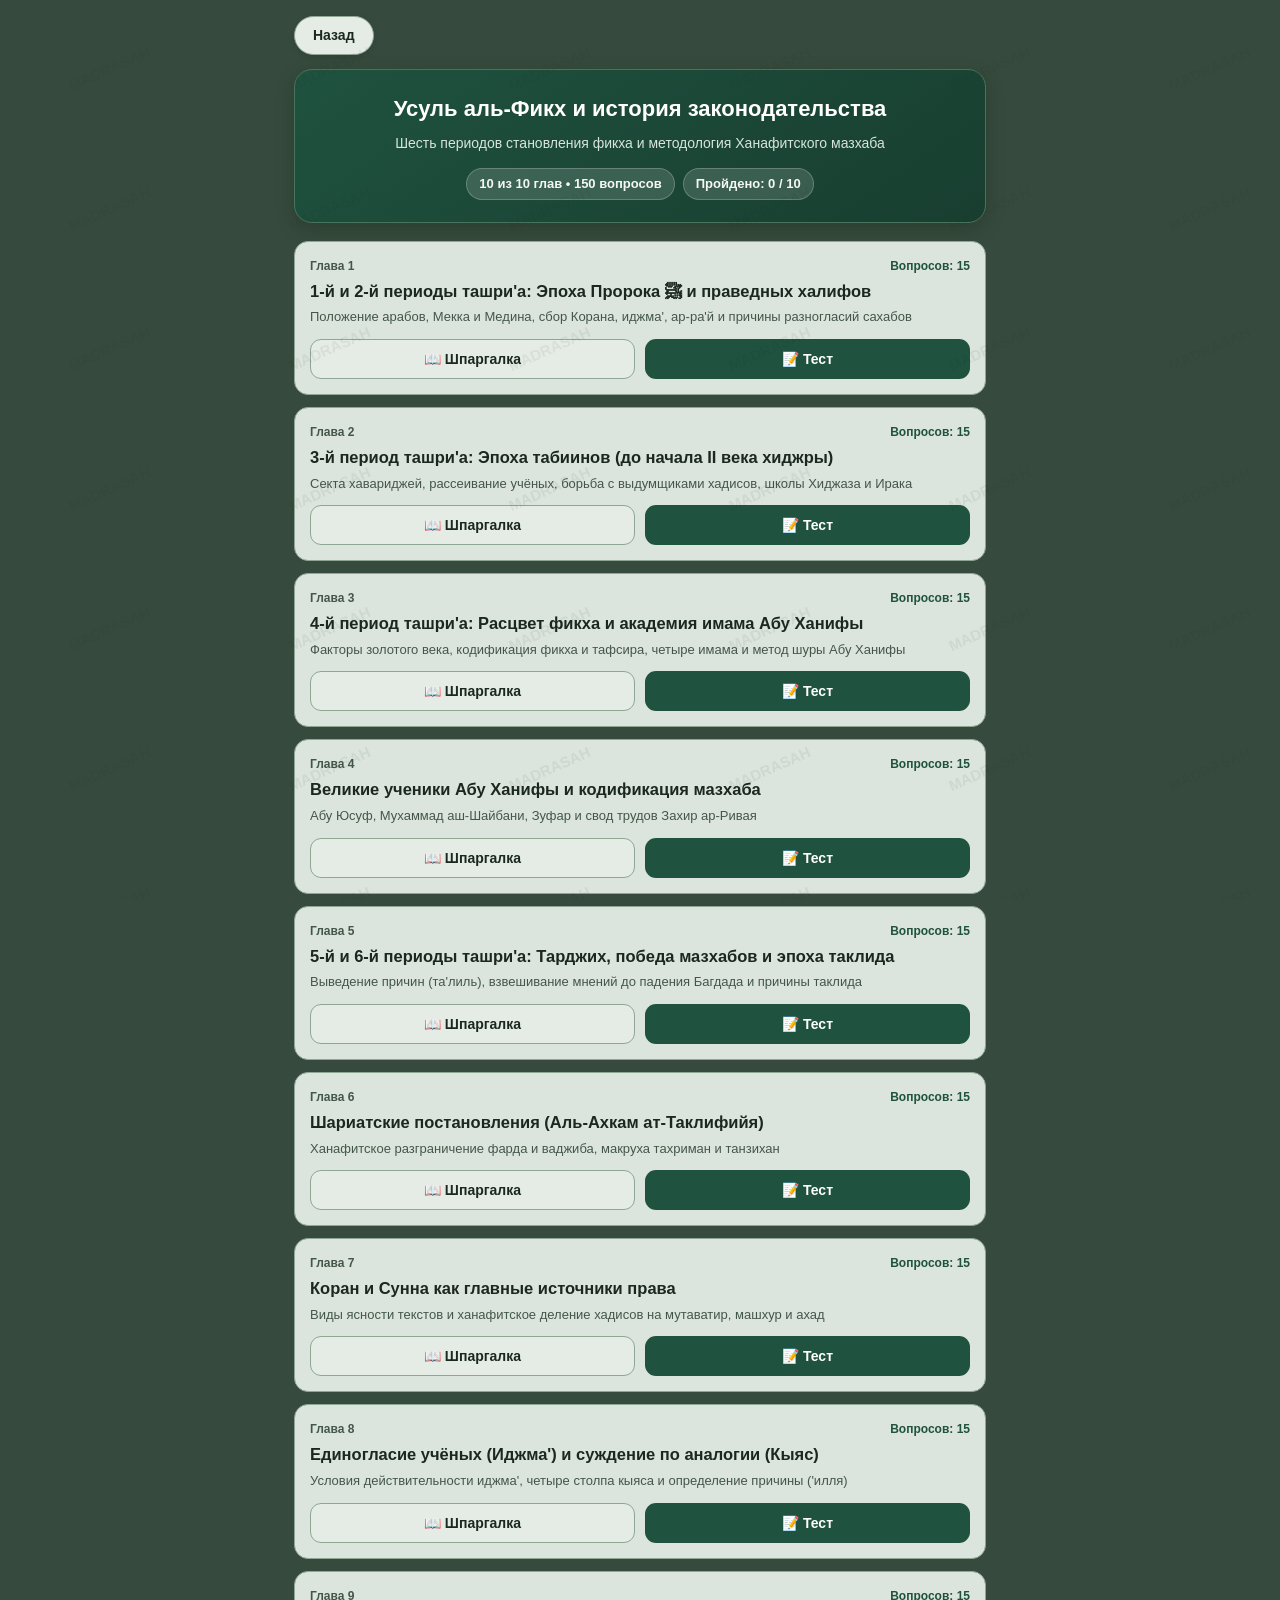
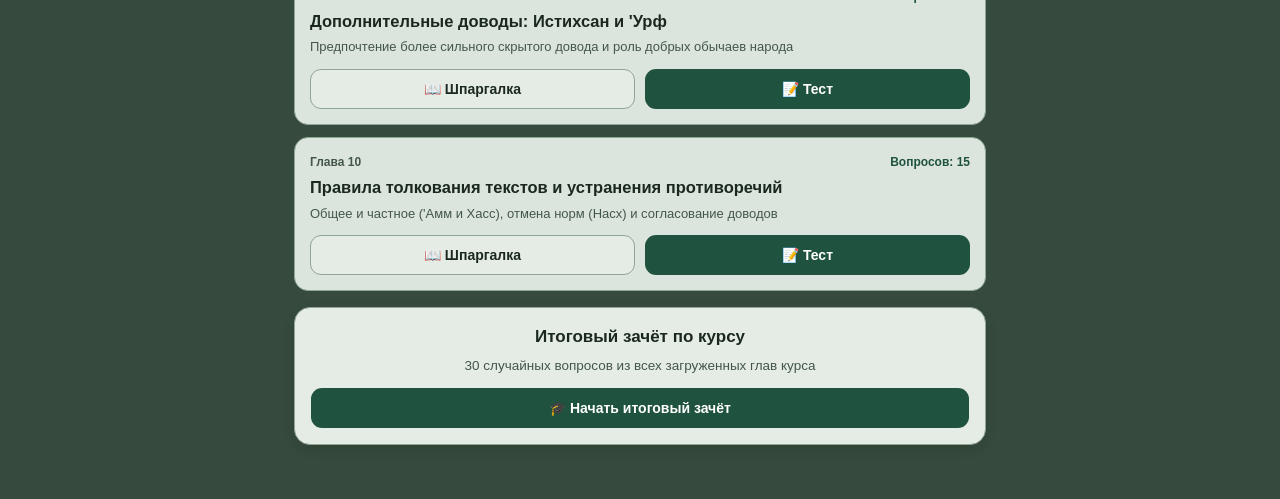
<file: usul_fiqh/index.html>
<!DOCTYPE html>
<html lang="ru">
<head>
  <meta charset="UTF-8" />
  <meta name="viewport" content="width=device-width, initial-scale=1.0, maximum-scale=1.0, user-scalable=no" />
  <title>Усуль аль-Фикх и история законодательства</title>
  <script src="https://telegram.org/js/telegram-web-app.js"></script>
  <link rel="stylesheet" href="../style.css?v=20261129" />
  <script src="../auth.js?v=20261129"></script>
  <style>
    .progress-bar-bg {
      width: 100%;
      height: 8px;
      background: #C7D4C9;
      border-radius: 999px;
      overflow: hidden;
      margin-bottom: 14px;
    }
    .progress-bar-fill {
      height: 100%;
      background: #1F523F;
      width: 0%;
      transition: width 0.25s ease;
    }
    .options-list {
      display: flex;
      flex-direction: column;
      gap: 10px;
      margin-top: 14px;
    }
    .explanation-box {
      margin-top: 14px;
      padding: 13px 14px;
      background: #DCE5DD;
      border-left: 4px solid #1F523F;
      border-radius: 10px;
      font-size: 14px;
      line-height: 1.5;
      color: #1A281F;
    }
    .cheat-content h3, .cheat-content h4 {
      color: #1F523F;
      margin: 14px 0 6px;
    }
    .cheat-content p, .cheat-content li {
      font-size: 14.5px;
      line-height: 1.55;
    }
    .cheat-content ul {
      padding-left: 18px;
    }
    .hidden { display: none !important; }
  </style>
</head>
<body>
  <div class="container">
    <div class="top-nav">
      <a href="../index.html" id="backLink" class="back-btn">Назад</a>
    </div>

    <div class="header">
      <h1>Усуль аль-Фикх и история законодательства</h1>
      <p>Шесть периодов становления фикха и методология Ханафитского мазхаба</p>
      <div class="stats-bar">
        <span class="stat-pill" id="statSummary">10 глав • 10 шпаргалок • 150 вопросов</span>
        <span class="stat-pill" id="statProgress">Пройдено: 0 / 10</span>
      </div>
    </div>

    <div id="menuView">
      <div id="chaptersList"></div>
      <div class="card" style="text-align:center;margin-top:16px;">
        <h3 style="margin:0 0 6px;font-size:17px;">Итоговый зачёт по курсу</h3>
        <p style="margin:0 0 12px;font-size:13.5px;color:#435749;">30 случайных вопросов из всех загруженных глав курса</p>
        <button type="button" class="btn btn-primary" id="finalExamBtn" onclick="startFinalExam()">🎓 Начать итоговый зачёт</button>
      </div>
    </div>

    <div id="quizView" class="hidden">
      <div class="card">
        <div style="display:flex;justify-content:space-between;align-items:center;margin-bottom:8px;font-size:13px;font-weight:700;color:#1F523F;">
          <span id="quizChapterLabel">Глава</span>
          <span id="quizCounter">Вопрос 1 / 15</span>
        </div>
        <div class="progress-bar-bg">
          <div class="progress-bar-fill" id="quizProgressFill"></div>
        </div>
        <div id="questionText" style="font-size:16.5px;font-weight:700;line-height:1.45;margin-bottom:10px;"></div>
        <div class="options-list" id="optionsContainer"></div>
        <div id="explanationBox" class="explanation-box hidden"></div>
        <div style="display:grid;grid-template-columns:1fr 1fr;gap:10px;margin-top:16px;">
          <button type="button" class="btn btn-cheat" onclick="exitQuiz()">К списку глав</button>
          <button type="button" class="btn btn-primary hidden" id="nextBtn" onclick="nextQuestion()">Дальше</button>
        </div>
      </div>
    </div>

    <div id="resultView" class="hidden">
      <div class="card" style="text-align:center;">
        <div style="font-size:42px;margin-bottom:8px;" id="resultEmoji">🏆</div>
        <h2 style="margin:0 0 6px;font-size:20px;" id="resultTitle">Тест завершён</h2>
        <p style="margin:0 0 14px;font-size:15px;color:#435749;" id="resultScoreText"></p>
        <div style="display:grid;grid-template-columns:1fr 1fr;gap:10px;">
          <button type="button" class="btn btn-cheat" onclick="retryQuiz()">Пройти заново</button>
          <button type="button" class="btn btn-primary" onclick="exitQuiz()">К списку глав</button>
        </div>
      </div>
    </div>
  </div>

  <div id="cheatModal" class="modal-overlay" style="display: none;" onclick="if(event.target===this) closeCheatModal()">
    <div class="modal-card">
      <div style="display:flex;justify-content:space-between;align-items:center;margin-bottom:12px;border-bottom:1px solid #8FA695;padding-bottom:8px;">
        <h3 style="margin:0;font-size:17px;color:#1F523F;" id="cheatModalTitle">📖 Конспект-шпаргалка</h3>
        <button type="button" class="btn btn-cheat" style="width:auto;padding:5px 12px;" onclick="closeCheatModal()">Закрыть</button>
      </div>
      <div id="cheatModalBody" class="cheat-content"></div>
    </div>
  </div>

  <script>
    window.USUL_FIQH_CHAPTERS = [];
    window.registerUsulFiqhPart = function(items) {
      if (Array.isArray(items)) {
        items.forEach(function(item) {
          if (item && item.id) {
            var idx = window.USUL_FIQH_CHAPTERS.findIndex(function(x) { return x.id === item.id; });
            if (idx >= 0) window.USUL_FIQH_CHAPTERS[idx] = item;
            else window.USUL_FIQH_CHAPTERS.push(item);
          }
        });
      }
    };
  </script>
  <script src="usul_fiqh_part1.js?v=2"></script>
  <script src="usul_fiqh_part2.js?v=2"></script>
  <script src="usul_fiqh_part3.js?v=2"></script>
  <script src="usul_fiqh_part4.js?v=2"></script>

  <script>
    var CHAPTERS_META = [
      { id: 1, title: "1-й и 2-й периоды ташри'а: Эпоха Пророка ﷺ и праведных халифов", sub: "Положение арабов, Мекка и Медина, сбор Корана, иджма', ар-ра'й и причины разногласий сахабов" },
      { id: 2, title: "3-й период ташри'а: Эпоха табиинов (до начала II века хиджры)", sub: "Секта хавариджей, рассеивание учёных, борьба с выдумщиками хадисов, школы Хиджаза и Ирака" },
      { id: 3, title: "4-й период ташри'а: Расцвет фикха и академия имама Абу Ханифы", sub: "Факторы золотого века, кодификация фикха и тафсира, четыре имама и метод шуры Абу Ханифы" },
      { id: 4, title: "Великие ученики Абу Ханифы и кодификация мазхаба", sub: "Абу Юсуф, Мухаммад аш-Шайбани, Зуфар и свод трудов Захир ар-Ривая" },
      { id: 5, title: "5-й и 6-й периоды ташри'а: Тарджих, победа мазхабов и эпоха таклида", sub: "Выведение причин (та'лиль), взвешивание мнений до падения Багдада и причины таклида" },
      { id: 6, title: "Шариатские постановления (Аль-Ахкам ат-Таклифийя)", sub: "Ханафитское разграничение фарда и ваджиба, макруха тахриман и танзихан" },
      { id: 7, title: "Коран и Сунна как главные источники права", sub: "Виды ясности текстов и ханафитское деление хадисов на мутаватир, машхур и ахад" },
      { id: 8, title: "Единогласие учёных (Иджма') и суждение по аналогии (Кыяс)", sub: "Условия действительности иджма', четыре столпа кыяса и определение причины ('илля)" },
      { id: 9, title: "Дополнительные доводы: Истихсан и 'Урф", sub: "Предпочтение более сильного скрытого довода и роль добрых обычаев народа" },
      { id: 10, title: "Правила толкования текстов и устранения противоречий", sub: "Общее и частное ('Амм и Хасс), отмена норм (Насх) и согласование доводов" }
    ];
    var STORAGE_KEY = "madrasah_usul_fiqh_scores_v2";
    var currentQuestions = [];
    var currentIndex = 0;
    var currentScore = 0;
    var currentMode = "chapter";
    var currentChapterId = null;
    var answeredCurrent = false;
    var targetCorrectSlot = 0;

    function getScores() {
      try { return JSON.parse(localStorage.getItem(STORAGE_KEY) || "{}"); }
      catch (e) { return {}; }
    }

    function saveScore(chapId, score, total) {
      var scores = getScores();
      var prev = scores[chapId];
      if (!prev || score >= prev.score) {
        scores[chapId] = { score: score, total: total };
        localStorage.setItem(STORAGE_KEY, JSON.stringify(scores));
      }
    }

    function getLoadedChapter(id) {
      return window.USUL_FIQH_CHAPTERS.find(function(c) { return Number(c.id) === Number(id); });
    }

    function renderChapters() {
      var scores = getScores();
      var totalChapters = CHAPTERS_META.length;
      var loadedCount = 0;
      var totalQuestions = 0;
      var passedCount = 0;

      var html = CHAPTERS_META.map(function(meta) {
        var loaded = getLoadedChapter(meta.id);
        var qCount = loaded && Array.isArray(loaded.questions) ? loaded.questions.length : 0;
        if (qCount > 0) {
          loadedCount++;
          totalQuestions += qCount;
        }
        var saved = scores[meta.id];
        if (saved && saved.score >= Math.ceil(saved.total * 0.7)) passedCount++;

        var badgeHtml = saved
          ? '<span style="font-size:12px;font-weight:700;color:#16793E;">Результат: ' + saved.score + ' / ' + saved.total + '</span>'
          : '<span style="font-size:12px;font-weight:700;color:#1F523F;">' + (qCount > 0 ? 'Вопросов: ' + qCount : 'Ожидает загрузки') + '</span>';

        return '<div class="chapter-card">' +
          '<div class="chapter-info">' +
            '<div style="display:flex;justify-content:space-between;align-items:center;margin-bottom:4px;">' +
              '<span style="font-size:12px;font-weight:700;color:#435749;">Глава ' + meta.id + '</span>' +
              badgeHtml +
            '</div>' +
            '<div class="chapter-title">' + meta.title + '</div>' +
            '<div class="chapter-meta">' + meta.sub + '</div>' +
          '</div>' +
          '<div class="chapter-actions">' +
            '<button type="button" class="btn btn-cheat" ' + (qCount === 0 ? 'disabled style="opacity:0.55;"' : '') + ' onclick="openCheatSheet(' + meta.id + ')">📖 Шпаргалка</button>' +
            '<button type="button" class="btn btn-primary" ' + (qCount === 0 ? 'disabled style="opacity:0.55;"' : '') + ' onclick="startChapterQuiz(' + meta.id + ')">📝 Тест</button>' +
          '</div>' +
        '</div>';
      }).join("");

      document.getElementById("chaptersList").innerHTML = html;
      document.getElementById("statSummary").textContent = loadedCount + " из " + totalChapters + " глав • " + totalQuestions + " вопросов";
      document.getElementById("statProgress").textContent = "Пройдено: " + passedCount + " / " + totalChapters;
    }

    function openCheatSheet(id) {
      var meta = CHAPTERS_META.find(function(m) { return m.id === id; });
      var loaded = getLoadedChapter(id);
      if (!loaded) return;
      document.getElementById("cheatModalTitle").textContent = "📖 " + (meta ? meta.title : "Конспект");
      document.getElementById("cheatModalBody").innerHTML = loaded.summary || "<p>Конспект подготавливается.</p>";
      document.getElementById("cheatModal").style.display = "flex";
    }

    function closeCheatModal() {
      document.getElementById("cheatModal").style.display = "none";
    }

    function shuffleArray(arr) {
      var copy = arr.slice();
      for (var i = copy.length - 1; i > 0; i--) {
        var j = Math.floor(Math.random() * (i + 1));
        var tmp = copy[i];
        copy[i] = copy[j];
        copy[j] = tmp;
      }
      return copy;
    }

    function startChapterQuiz(id) {
      var loaded = getLoadedChapter(id);
      var meta = CHAPTERS_META.find(function(m) { return m.id === id; });
      if (!loaded || !Array.isArray(loaded.questions) || loaded.questions.length === 0) return;

      currentMode = "chapter";
      currentChapterId = id;
      currentQuestions = shuffleArray(loaded.questions);
      currentIndex = 0;
      currentScore = 0;
      targetCorrectSlot = Math.floor(Math.random() * 4);

      document.getElementById("quizChapterLabel").textContent = meta ? ("Глава " + meta.id) : "Тест";
      document.getElementById("menuView").classList.add("hidden");
      document.getElementById("resultView").classList.add("hidden");
      document.getElementById("quizView").classList.remove("hidden");
      renderQuestion();
    }

    function startFinalExam() {
      var pool = [];
      window.USUL_FIQH_CHAPTERS.forEach(function(ch) {
        if (Array.isArray(ch.questions)) {
          ch.questions.forEach(function(q) { pool.push(q); });
        }
      });
      if (pool.length === 0) return;

      currentMode = "exam";
      currentChapterId = null;
      currentQuestions = shuffleArray(pool).slice(0, Math.min(30, pool.length));
      currentIndex = 0;
      currentScore = 0;
      targetCorrectSlot = Math.floor(Math.random() * 4);

      document.getElementById("quizChapterLabel").textContent = "🎓 Итоговый зачёт";
      document.getElementById("menuView").classList.add("hidden");
      document.getElementById("resultView").classList.add("hidden");
      document.getElementById("quizView").classList.remove("hidden");
      renderQuestion();
    }

    function renderQuestion() {
      answeredCurrent = false;
      var qObj = currentQuestions[currentIndex];
      var total = currentQuestions.length;

      document.getElementById("quizCounter").textContent = "Вопрос " + (currentIndex + 1) + " / " + total;
      document.getElementById("quizProgressFill").style.width = Math.round(((currentIndex) / total) * 100) + "%";
      document.getElementById("questionText").textContent = qObj.q;

      var expBox = document.getElementById("explanationBox");
      expBox.classList.add("hidden");
      expBox.innerHTML = "";
      document.getElementById("nextBtn").classList.add("hidden");

      var mappedOptions = qObj.options.map(function(optText, idx) {
        return { text: optText, isCorrect: idx === Number(qObj.correct) };
      });

      var correctOpt = mappedOptions.find(function(o) { return o.isCorrect; });
      var wrongOpts = shuffleArray(mappedOptions.filter(function(o) { return !o.isCorrect; }));
      var slot = (targetCorrectSlot + currentIndex) % mappedOptions.length;
      var finalOptions = [];
      var wIdx = 0;
      for (var i = 0; i < mappedOptions.length; i++) {
        if (i === slot && correctOpt) finalOptions.push(correctOpt);
        else finalOptions.push(wrongOpts[wIdx++]);
      }

      var container = document.getElementById("optionsContainer");
      container.innerHTML = "";
      finalOptions.forEach(function(opt) {
        var btn = document.createElement("button");
        btn.type = "button";
        btn.className = "option-btn";
        btn.textContent = opt.text;
        btn.onclick = function() { handleAnswer(btn, opt.isCorrect, finalOptions, qObj.explanation); };
        container.appendChild(btn);
      });
    }

    function handleAnswer(clickedBtn, isCorrect, finalOptions, explanation) {
      if (answeredCurrent) return;
      answeredCurrent = true;

      var allBtns = document.querySelectorAll("#optionsContainer .option-btn");
      allBtns.forEach(function(b, idx) {
        b.disabled = true;
        if (finalOptions[idx].isCorrect) b.classList.add("correct");
      });

      if (isCorrect) {
        currentScore++;
      } else {
        clickedBtn.classList.add("wrong");
      }

      if (explanation) {
        var expBox = document.getElementById("explanationBox");
        expBox.innerHTML = "<strong>Разбор:</strong> " + explanation;
        expBox.classList.remove("hidden");
      }

      document.getElementById("quizProgressFill").style.width = Math.round(((currentIndex + 1) / currentQuestions.length) * 100) + "%";
      document.getElementById("nextBtn").classList.remove("hidden");
    }

    function nextQuestion() {
      currentIndex++;
      if (currentIndex < currentQuestions.length) {
        renderQuestion();
      } else {
        showResults();
      }
    }

    function showResults() {
      var total = currentQuestions.length;
      var pct = Math.round((currentScore / total) * 100);
      if (currentMode === "chapter" && currentChapterId !== null) {
        saveScore(currentChapterId, currentScore, total);
      }

      document.getElementById("resultEmoji").textContent = pct >= 80 ? "🏆" : (pct >= 60 ? "📘" : "🔄");
      document.getElementById("resultTitle").textContent = pct >= 80 ? "Отличный результат!" : (pct >= 60 ? "Хороший результат!" : "Стоит повторить шпаргалку");
      document.getElementById("resultScoreText").textContent = "Верных ответов: " + currentScore + " из " + total + " (" + pct + "%)";

      document.getElementById("quizView").classList.add("hidden");
      document.getElementById("resultView").classList.remove("hidden");
    }

    function retryQuiz() {
      if (currentMode === "chapter" && currentChapterId !== null) startChapterQuiz(currentChapterId);
      else startFinalExam();
    }

    function exitQuiz() {
      document.getElementById("quizView").classList.add("hidden");
      document.getElementById("resultView").classList.add("hidden");
      document.getElementById("menuView").classList.remove("hidden");
      renderChapters();
      window.scrollTo({ top: 0, behavior: "smooth" });
    }

    document.addEventListener("DOMContentLoaded", function() {
      var uid = new URLSearchParams(window.location.search).get("uid");
      if (uid) {
        document.getElementById("backLink").href = "../index.html?uid=" + encodeURIComponent(uid);
      }
      if (typeof protectCoursePage === "function") {
        protectCoursePage("usul_fiqh");
      }
      renderChapters();
    });
  </script>
</body>
</html>
</file>
<file: style.css>
/* Единый визуальный стандарт библиотеки: палитра «Болотно-зелёное сукно» */
:root {
  --bg-suckno: #364B3D;
  --hero-grad: linear-gradient(145deg, #1F523F 0%, #183E30 100%);
  --card-bg: #E5ECE6;
  --item-bg: #DCE5DD;
  --text-main: #1A281F;
  --text-muted: #435749;
  --primary: #1F523F;
  --primary-hover: #173F30;
  --border-color: #8FA695;
}

* {
  box-sizing: border-box;
  -webkit-tap-highlight-color: transparent;
}

html, body {
  margin: 0;
  padding: 0;
  background-color: var(--bg-suckno) !important;
  background-image: url("data:image/svg+xml,%3Csvg xmlns='http://w3.org' width='80' height='80' viewBox='0 0 80 80'%3E%3Cdefs%3E%3Cpattern id='w' width='4' height='4' patternUnits='userSpaceOnUse'%3E%3Cpath d='M0 0h2v2H0zm2 2h2v2H2z' fill='%2318261D' fill-opacity='0.16'/%3E%3C/pattern%3E%3C/defs%3E%3Crect width='80' height='80' fill='url(%23w)'/%3E%3Cg fill='none' stroke='%239AB8A1' stroke-width='0.75' stroke-opacity='0.15'%3E%3Cpolygon points='40,4 50,16 66,14 64,30 76,40 64,50 66,66 50,64 40,76 30,64 14,66 16,50 4,40 16,30 14,14 30,16'/%3E%3Ccircle cx='40' cy='40' r='14'/%3E%3C/g%3E%3C/svg%3E") !important;
  color: var(--text-main) !important;
  font-family: -apple-system, BlinkMacSystemFont, "Segoe UI", Roboto, Helvetica, Arial, sans-serif;
  line-height: 1.5;
}

.container, .wrap {
  max-width: 720px;
  margin: 0 auto;
  padding: 16px 14px 40px;
  background: transparent !important;
}

/* Единая кнопка "Назад" для любых курсов */
.top-nav, .top-bar, .topbar {
  display: flex !important;
  justify-content: space-between !important;
  align-items: center !important;
  margin-bottom: 14px !important;
  gap: 10px !important;
}

a[href*="index.html"], .back-btn, .nav-btn, .btn-nav, .btn-back {
  display: inline-flex !important;
  align-items: center !important;
  justify-content: center !important;
  padding: 8px 18px !important;
  background: var(--card-bg) !important;
  color: var(--text-main) !important;
  border: 1px solid var(--border-color) !important;
  border-radius: 20px !important;
  font-size: 14px !important;
  font-weight: 600 !important;
  text-decoration: none !important;
  cursor: pointer !important;
  box-shadow: 0 2px 6px rgba(0, 0, 0, 0.12) !important;
}

/* Шапка курсов */
.header, .hero, .hero-banner, .course-header {
  background: var(--hero-grad) !important;
  color: #F4F7F4 !important;
  border-radius: 18px !important;
  padding: 22px 18px !important;
  text-align: center !important;
  margin-bottom: 18px !important;
  border: 1px solid #48735E !important;
  box-shadow: 0 6px 18px rgba(14, 22, 17, 0.25) !important;
}

.header h1, .hero h1, .hero-title, .course-header h1 {
  margin: 0 0 8px !important;
  font-size: 22px !important;
  font-weight: 700 !important;
  color: #FFFFFF !important;
}

.header p, .hero p, .hero-sub, .course-header p {
  margin: 0 !important;
  font-size: 14px !important;
  color: #D7E5DC !important;
}

.stats-bar, .hero-stats {
  display: flex !important;
  justify-content: center !important;
  flex-wrap: wrap !important;
  gap: 8px !important;
  margin-top: 14px !important;
  background: transparent !important;
}

.stat-pill, .hero-badge, .badge {
  background: rgba(255, 255, 255, 0.14) !important;
  border: 1px solid rgba(255, 255, 255, 0.22) !important;
  color: #F4F7F4 !important;
  padding: 5px 12px !important;
  border-radius: 999px !important;
  font-size: 13px !important;
  font-weight: 600 !important;
}

/* Карточки глав (строго компактные, без растягивания в Адабе) */
.card, .panel, .quiz-box, .result-box, .sheet-card, .quiz-card, .result-card, .progress-wrap, .exam-card {
  background: var(--card-bg) !important;
  border: 1px solid var(--border-color) !important;
  border-radius: 16px !important;
  padding: 16px !important;
  margin-bottom: 14px !important;
  color: var(--text-main) !important;
  box-shadow: 0 4px 12px rgba(14, 22, 17, 0.14) !important;
}

.chapter-row, .chapter-card, .module-card {
  display: flex !important;
  flex-direction: column !important;
  align-items: stretch !important;
  justify-content: flex-start !important;
  background: var(--item-bg) !important;
  border: 1px solid var(--border-color) !important;
  border-radius: 14px !important;
  padding: 15px !important;
  margin-bottom: 12px !important;
  height: auto !important;
  min-height: 0 !important;
}

.chapter-info {
  flex: none !important;
  width: 100% !important;
  margin-bottom: 12px !important;
}

.chapter-title {
  font-size: 16.5px !important;
  font-weight: 700 !important;
  color: var(--text-main) !important;
  margin: 4px 0 !important;
}

.chapter-meta {
  font-size: 13px !important;
  color: var(--text-muted) !important;
}

/* Кнопки 50 на 50 во всех курсах */
.chapter-actions {
  display: grid !important;
  grid-template-columns: 1fr 1fr !important;
  gap: 10px !important;
  width: 100% !important;
}

.chapter-actions.single {
  grid-template-columns: 1fr !important;
}

.btn {
  display: inline-flex !important;
  align-items: center !important;
  justify-content: center !important;
  gap: 6px !important;
  padding: 11px 14px !important;
  border-radius: 11px !important;
  font-size: 14px !important;
  font-weight: 600 !important;
  cursor: pointer !important;
  border: 1px solid transparent !important;
  width: 100% !important;
}

.btn-primary, .btn-test, .btn-exam, .btn-final {
  background: var(--primary) !important;
  color: #FFFFFF !important;
}

.btn-cheat, .btn-secondary, .btn-outline {
  background: var(--card-bg) !important;
  color: var(--text-main) !important;
  border-color: var(--border-color) !important;
}

/* Строгое скрытие модальных окон до нажатия кнопки (исправление Таджвида) */
.modal-overlay[style*="display: none"],
.modal-overlay:not([style*="display: flex"]):not([style*="display: block"]),
.modal-backdrop.hidden,
.hidden {
  display: none !important;
}

.modal-overlay[style*="display: flex"],
.modal-backdrop:not(.hidden) {
  display: flex !important;
  position: fixed !important;
  inset: 0 !important;
  background: rgba(14, 22, 17, 0.72) !important;
  z-index: 9999 !important;
  padding: 16px !important;
  align-items: center !important;
  justify-content: center !important;
}

.modal-card, .modal-box {
  background: var(--card-bg) !important;
  color: var(--text-main) !important;
  border: 1px solid var(--border-color) !important;
  border-radius: 16px !important;
  padding: 20px !important;
  max-width: 680px !important;
  width: 100% !important;
  max-height: 85vh !important;
  overflow-y: auto !important;
}

/* Варианты ответов */
.option-btn, .opt-btn {
  width: 100% !important;
  text-align: left !important;
  padding: 13px 15px !important;
  border-radius: 12px !important;
  background: var(--item-bg) !important;
  color: var(--text-main) !important;
  border: 1.5px solid var(--border-color) !important;
  font-size: 15px !important;
  cursor: pointer !important;
}

.option-btn.correct, .opt-btn.correct {
  background: #C7DFC9 !important;
  border-color: #4D7C55 !important;
  color: #16301B !important;
  font-weight: 600 !important;
}

.option-btn.wrong, .opt-btn.wrong {
  background: #E8CECA !important;
  border-color: #A85B52 !important;
  color: #421814 !important;
}

/* Скрытие старых переключателей темы */
#themeToggle, #themeToggleBtn, #theme-btn, .btn-theme, [onclick*="toggleTheme"] {
  display: none !important;
}
</file>
